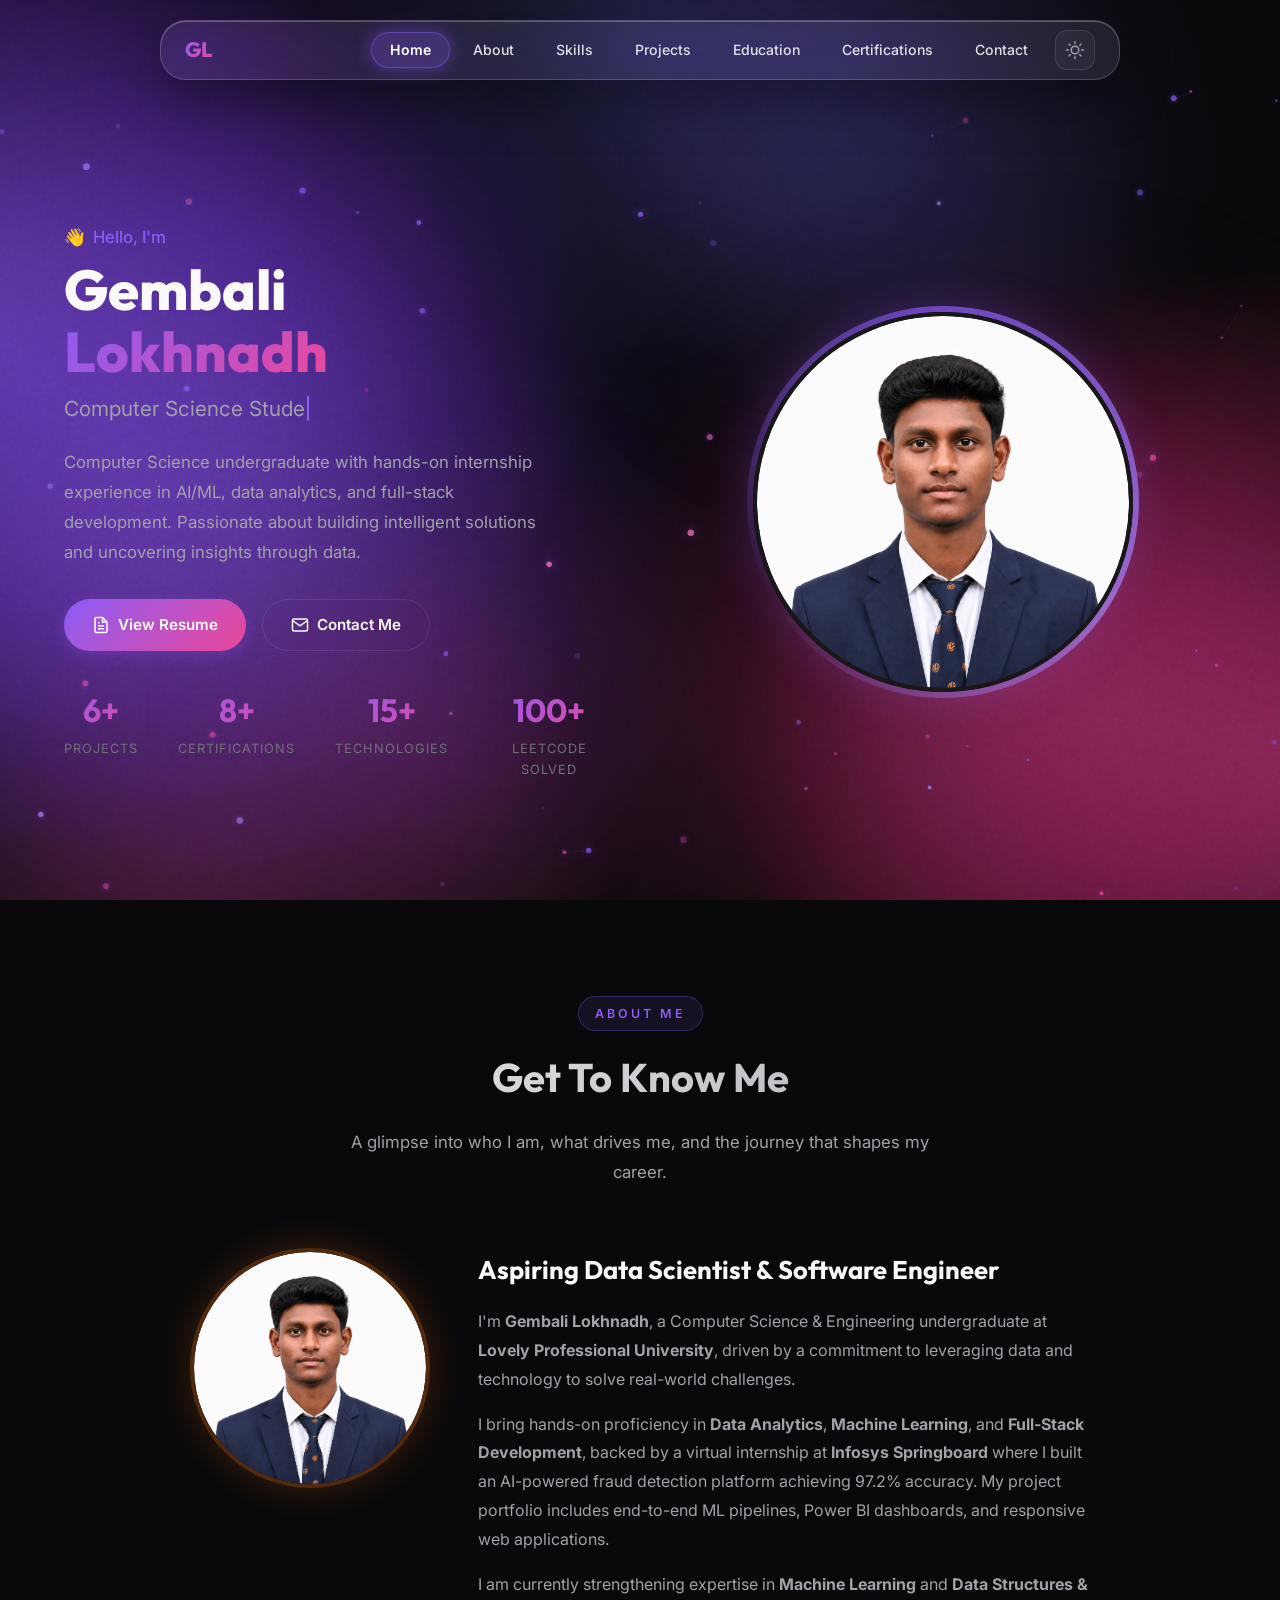
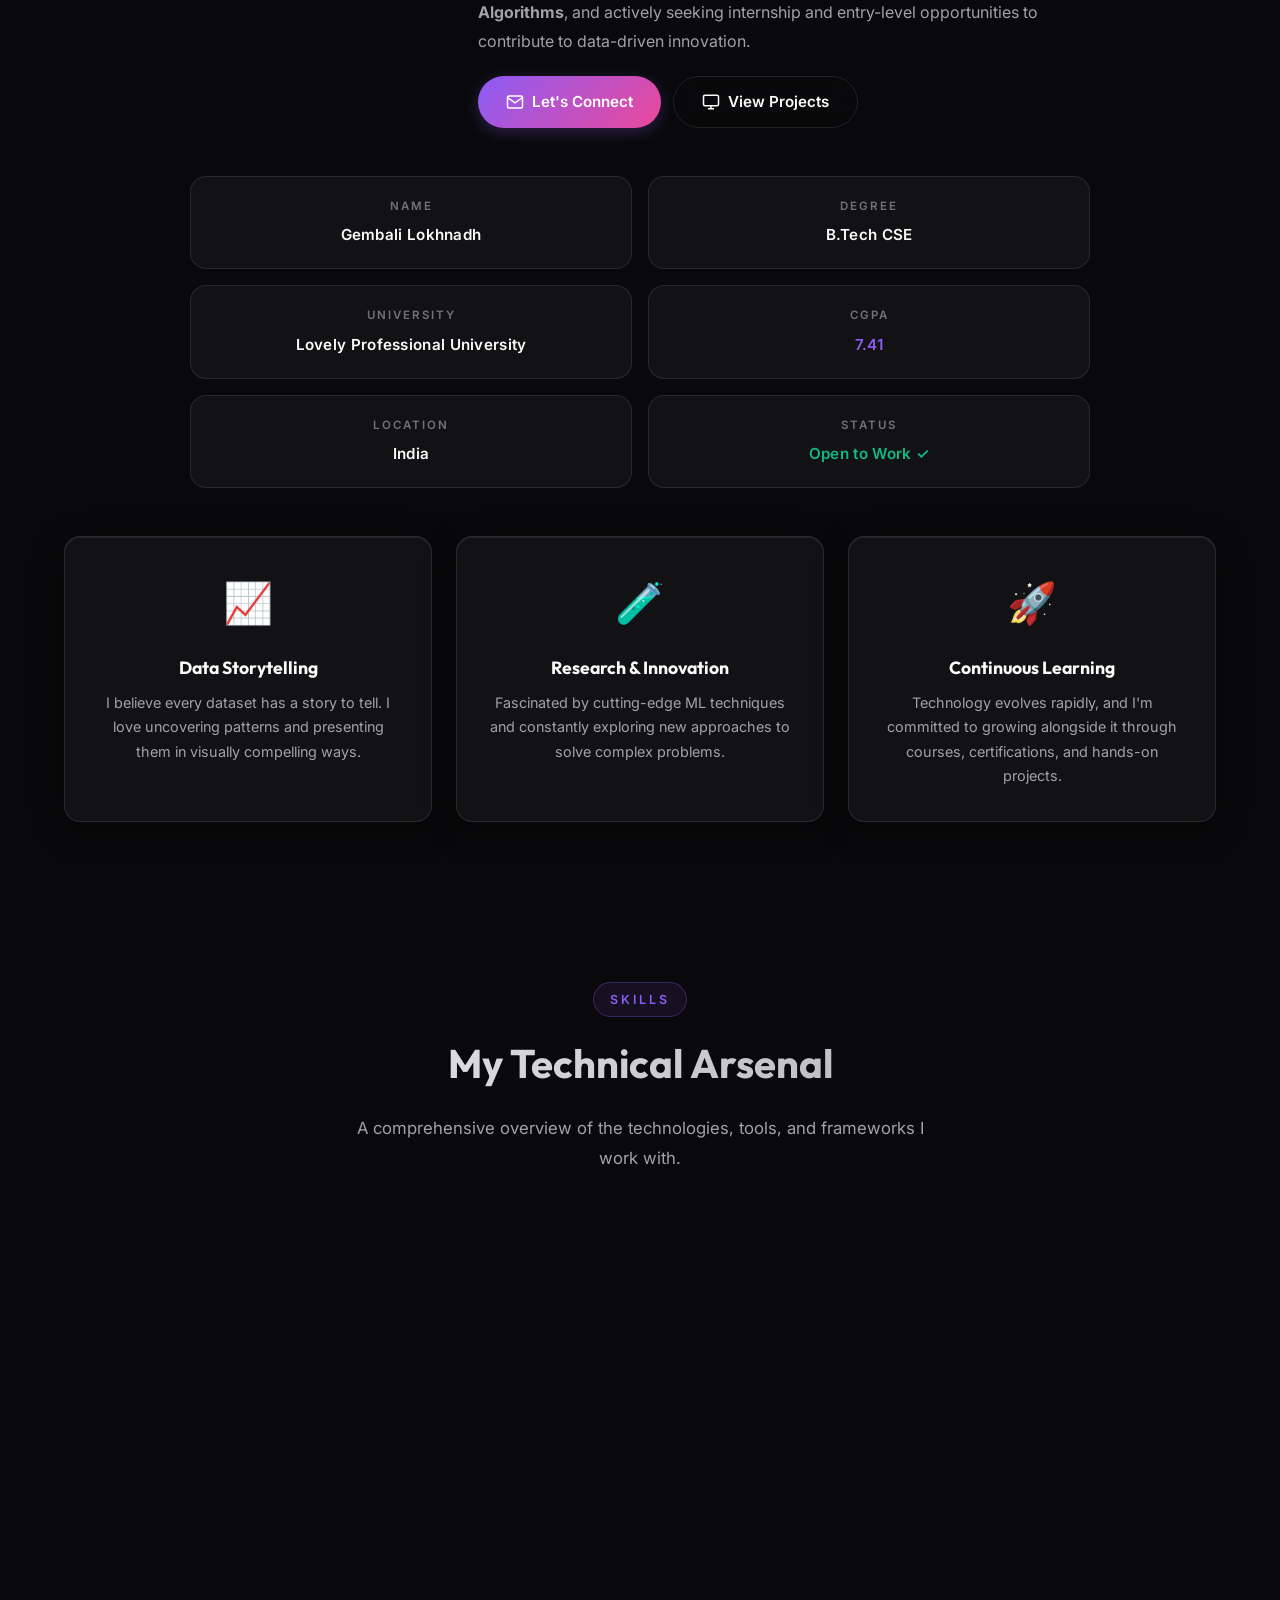
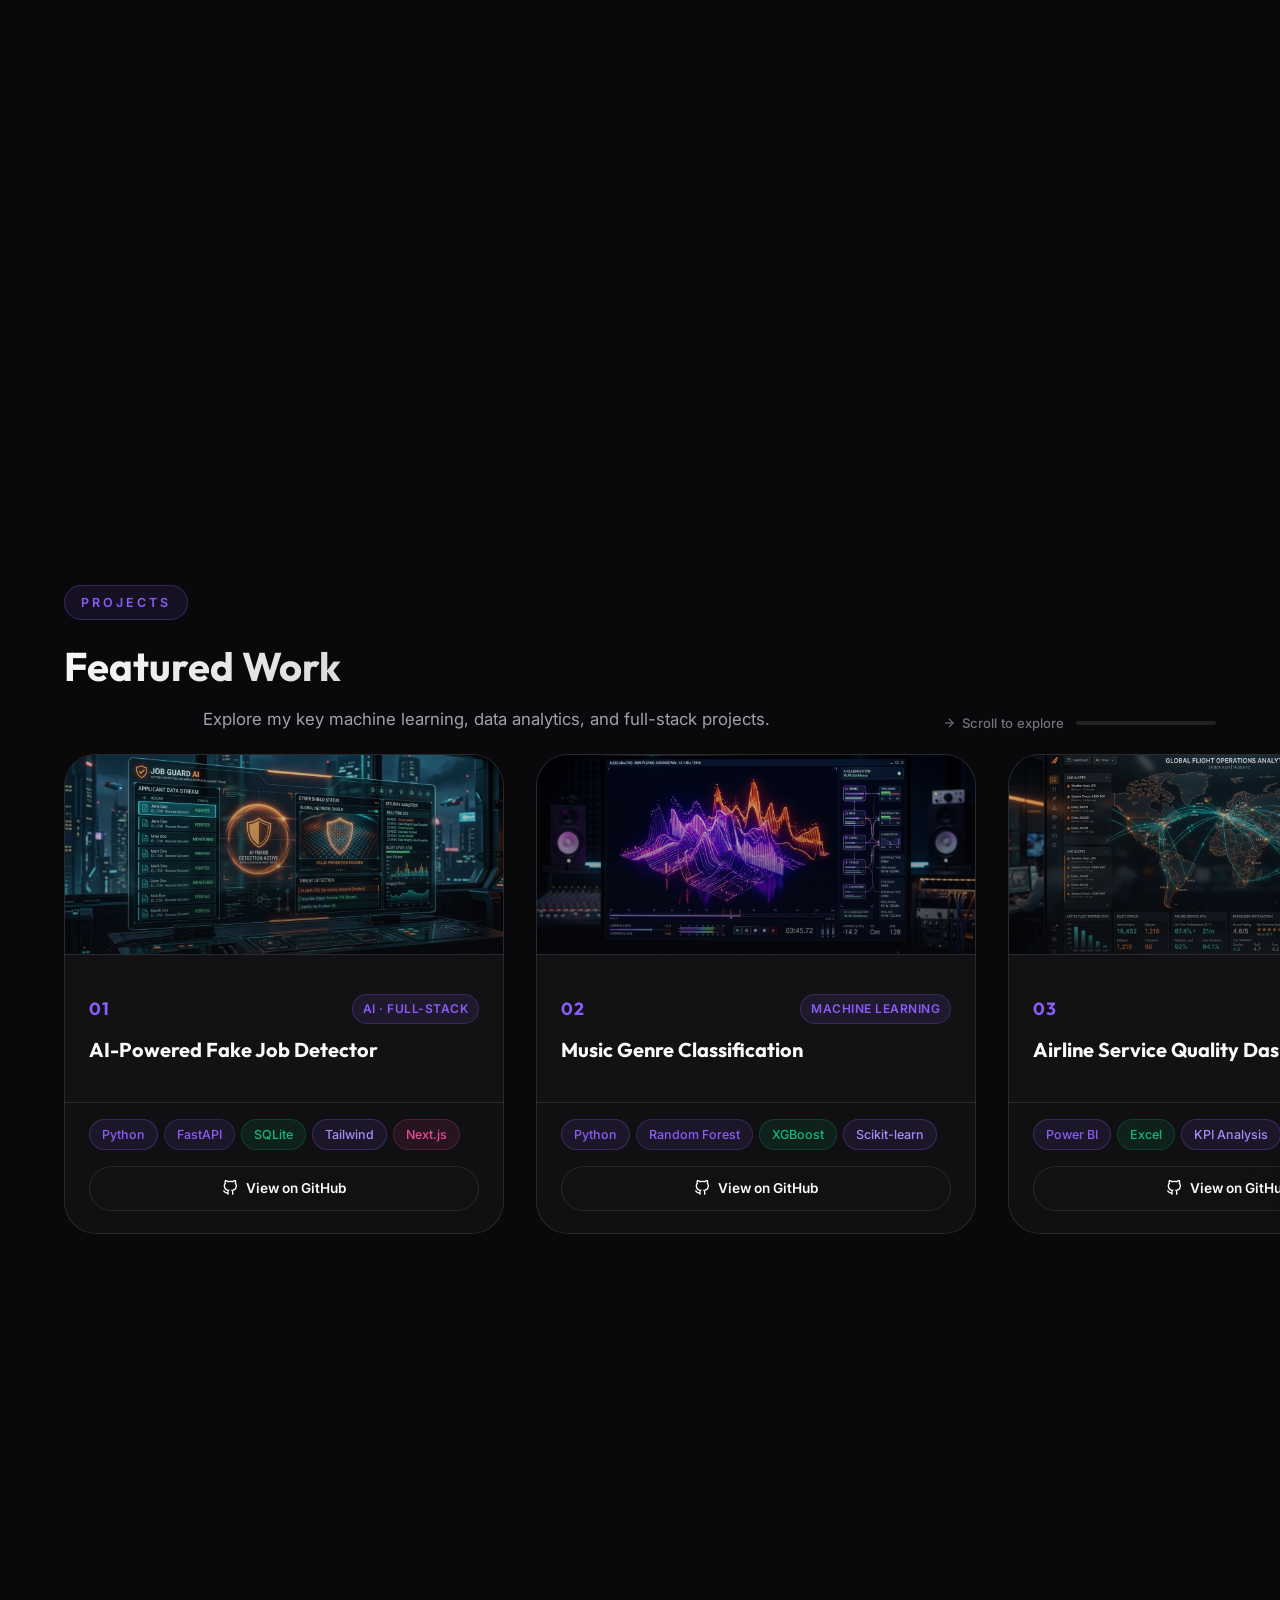
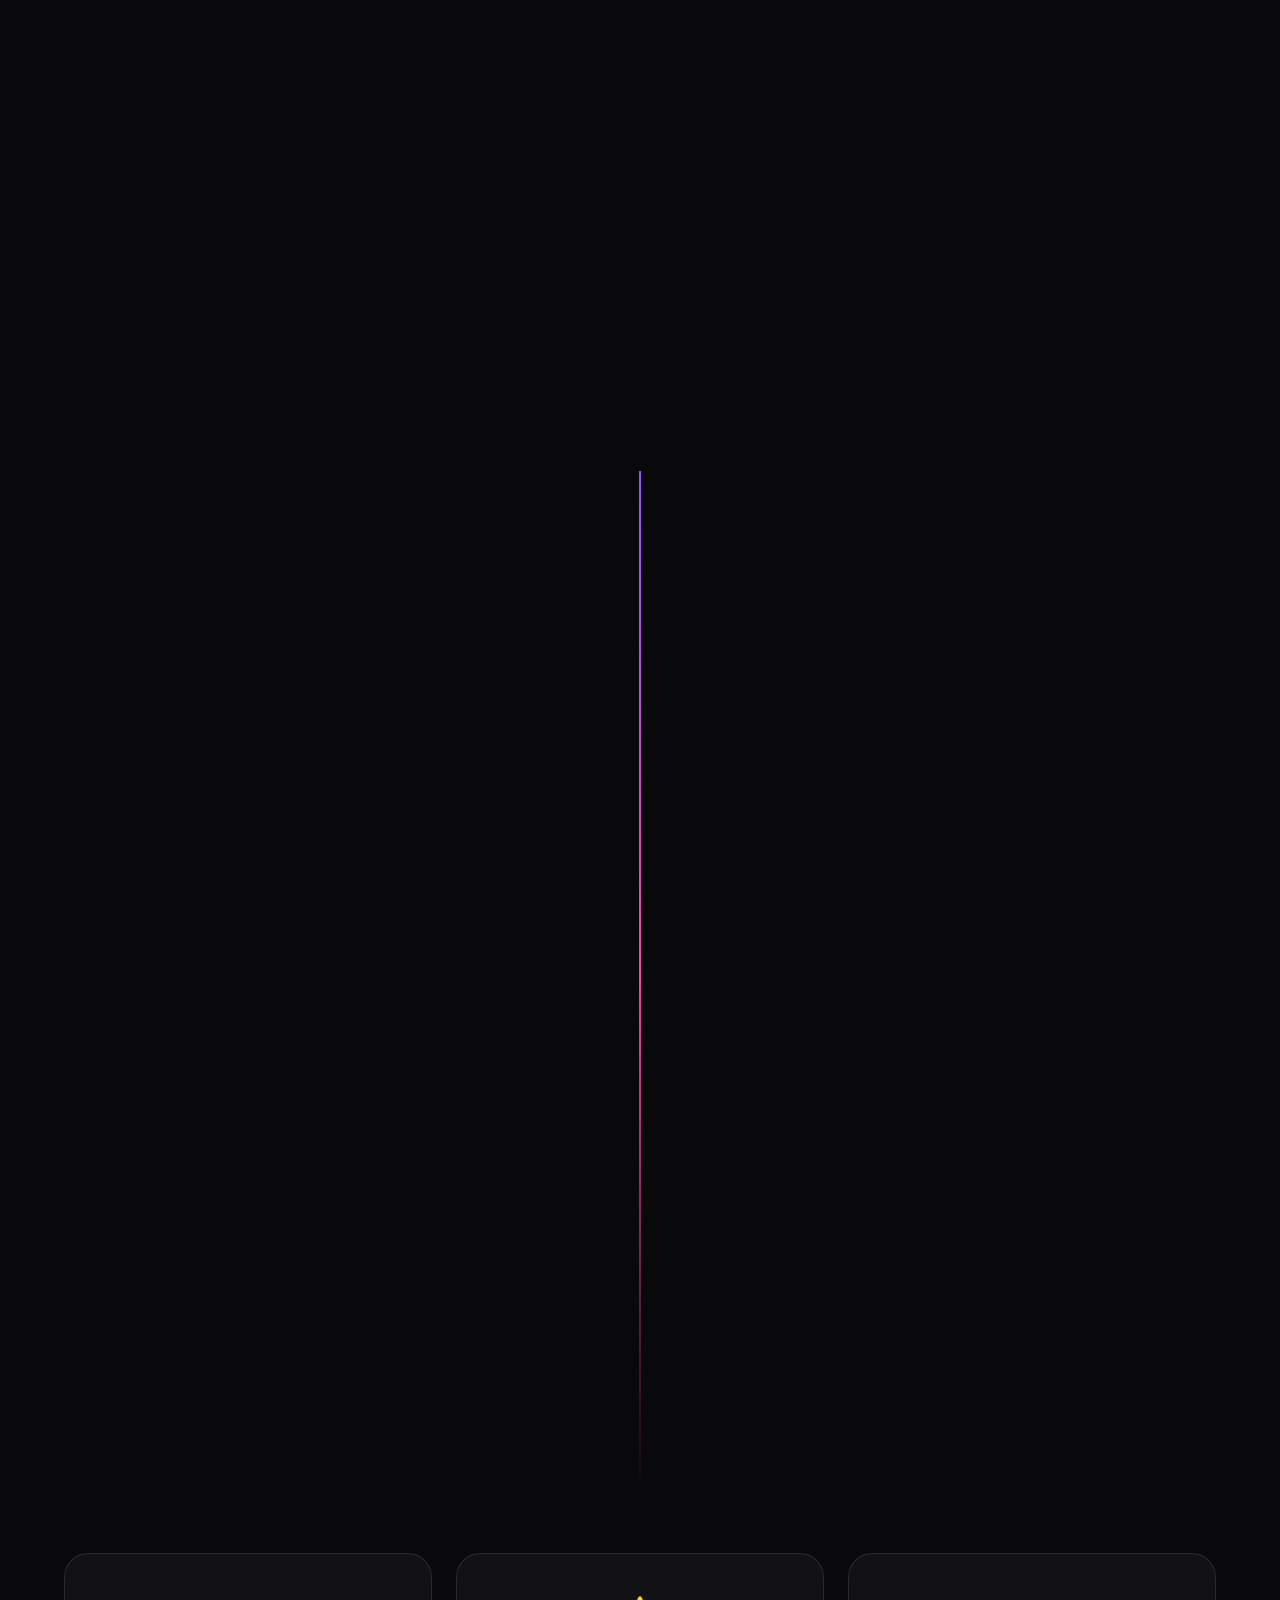
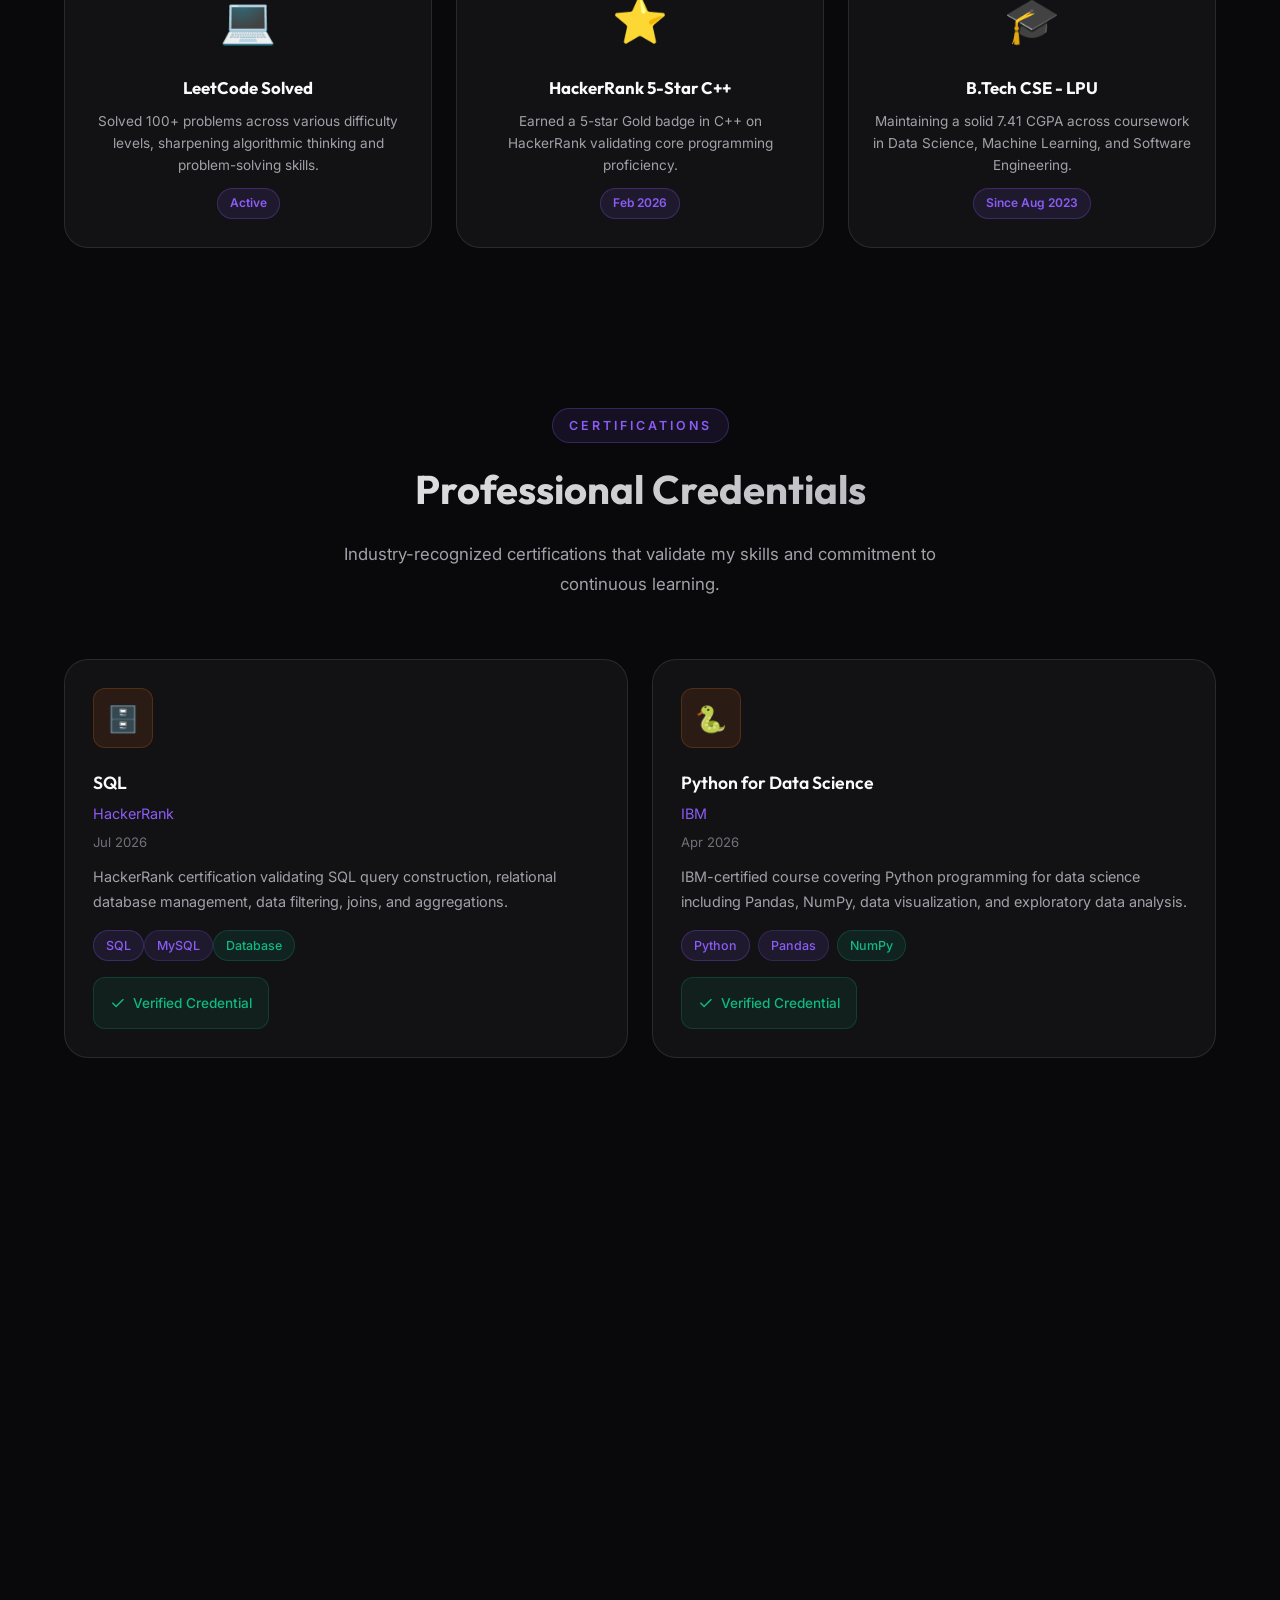
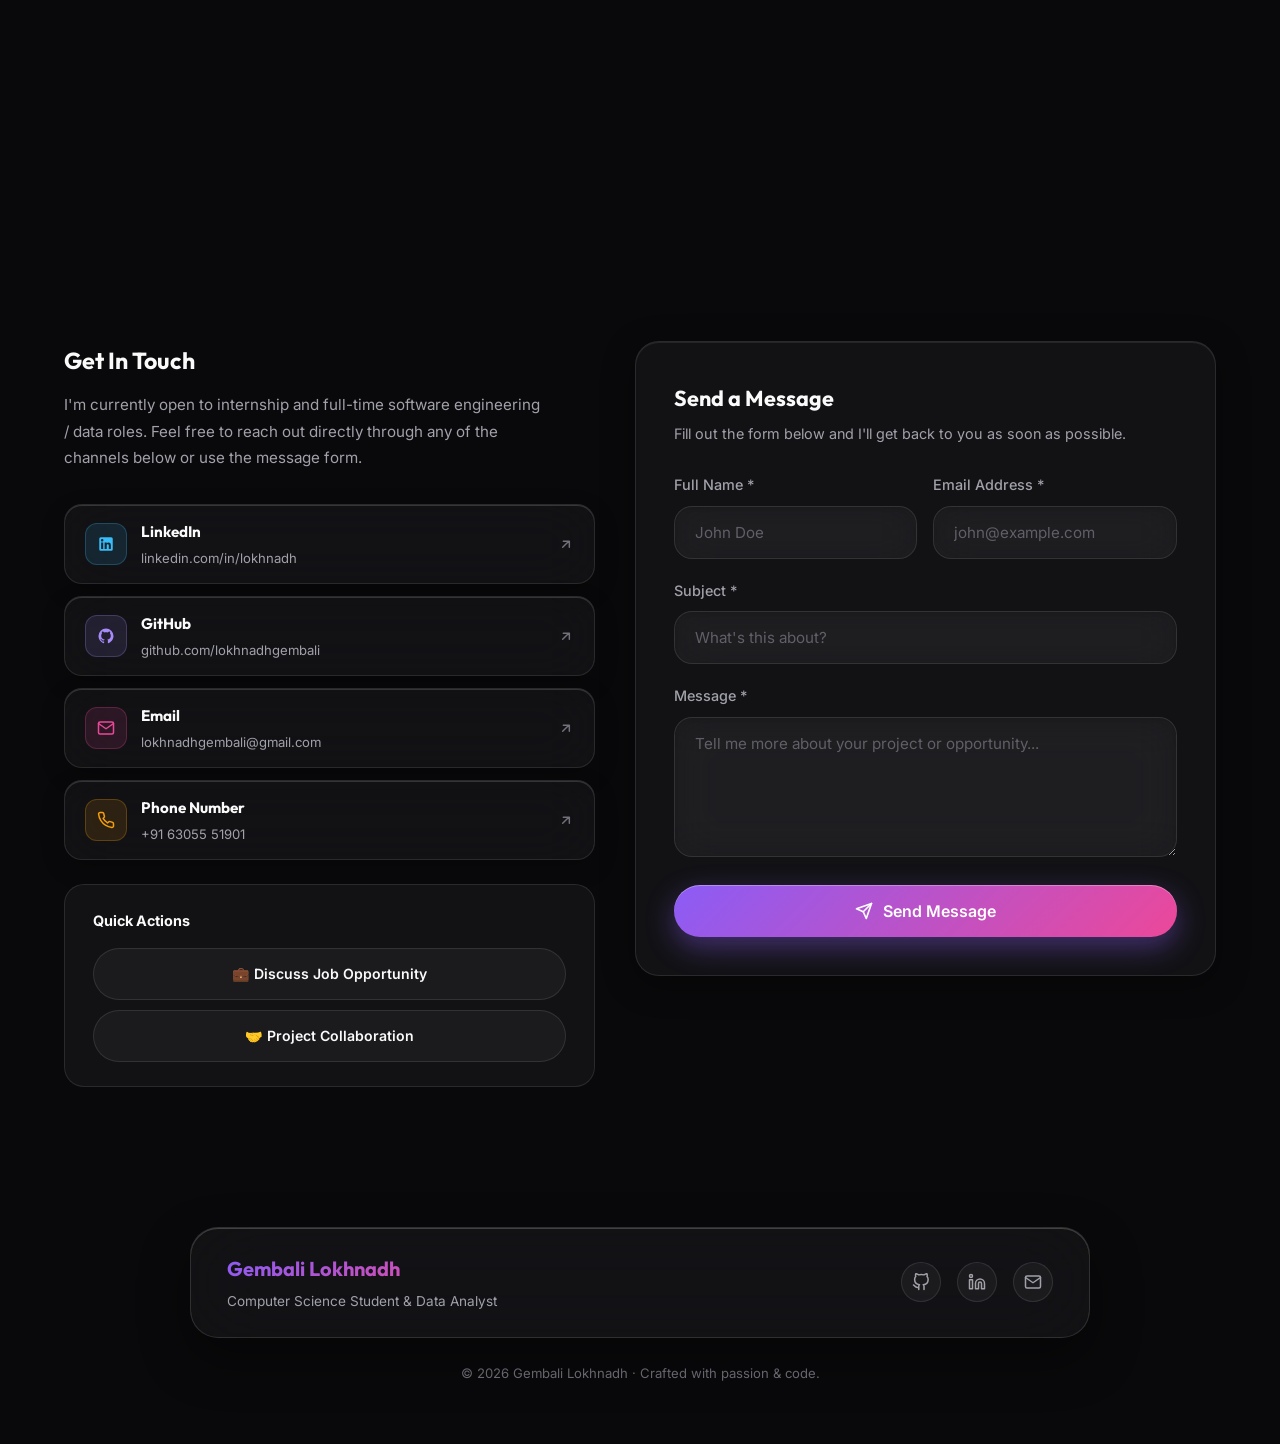
<file: index.html>
<!DOCTYPE html>
<html lang="en" data-theme="dark">

<head>
  <meta charset="UTF-8">
  <meta name="viewport" content="width=device-width, initial-scale=1.0">
  <meta name="google-site-verification" content="J3dvpMqFA-AI0NygxI-9pL8w5YgS_FynI0SS--nDIfg">
  <meta name="description"
    content="Gembali Lokhnadh - Computer Science Student, Data Analyst, ML Enthusiast & Web Developer. Explore my portfolio showcasing real-world projects, internship experience, and technical skills.">
  <title>Gembali Lokhnadh | Portfolio</title>
  <link rel="icon" type="image/svg+xml" href="favicon.svg?v=3">
  <link rel="stylesheet" href="css/style.css?v=5.1">
</head>

<body>
  <div class="page-content">

    <!-- ==================== 1. HERO ==================== -->
    <section class="hero" id="hero">
      <div id="particles" style="position:absolute;inset:0;overflow:hidden;pointer-events:none;z-index:0;"></div>
      <div class="container">
        <div class="hero-content">
          <div class="hero-text fade-in">
            <p class="hero-greeting"><span class="wave">👋</span> Hello, I'm</p>
            <h1 class="hero-name">
              Gembali<br>
              <span class="gradient-text">Lokhnadh</span>
            </h1>
            <p class="hero-role">
              <span id="typingText"></span><span class="cursor"></span>
            </p>
            <p class="hero-desc">
              Computer Science undergraduate with hands-on internship experience in AI/ML, data analytics, and full-stack development. Passionate about building intelligent solutions and uncovering insights through data.
            </p>
            <div class="hero-buttons">
              <a href="Lokhnadh_CV.pdf" target="_blank" rel="noopener noreferrer" class="btn btn-primary">
                <svg width="18" height="18" viewBox="0 0 24 24" fill="none" stroke="currentColor" stroke-width="2"><path d="M14 2H6a2 2 0 0 0-2 2v16a2 2 0 0 0 2 2h12a2 2 0 0 0 2-2V8z"/><polyline points="14 2 14 8 20 8"/><line x1="16" y1="13" x2="8" y2="13"/><line x1="16" y1="17" x2="8" y2="17"/><polyline points="10 9 9 9 8 9"/></svg>
                View Resume
              </a>
              <a href="#contact" class="btn btn-secondary">
                <svg width="18" height="18" viewBox="0 0 24 24" fill="none" stroke="currentColor" stroke-width="2"><path d="M4 4h16c1.1 0 2 .9 2 2v12c0 1.1-.9 2-2 2H4c-1.1 0-2-.9-2-2V6c0-1.1.9-2 2-2z"/><polyline points="22,6 12,13 2,6"/></svg>
                Contact Me
              </a>
            </div>
            <div class="hero-stats">
              <div class="hero-stat">
                <div class="hero-stat-number" data-count="6" data-suffix="+">0</div>
                <div class="hero-stat-label">Projects</div>
              </div>
              <div class="hero-stat">
                <div class="hero-stat-number" data-count="8" data-suffix="+">0</div>
                <div class="hero-stat-label">Certifications</div>
              </div>
              <div class="hero-stat">
                <div class="hero-stat-number" data-count="15" data-suffix="+">0</div>
                <div class="hero-stat-label">Technologies</div>
              </div>
              <div class="hero-stat">
                <div class="hero-stat-number" data-count="100" data-suffix="+">0</div>
                <div class="hero-stat-label">LeetCode Solved</div>
              </div>
            </div>
          </div>

          <div class="hero-visual fade-in delay-2">
            <div class="hero-avatar-wrap">
              <div class="hero-avatar-ring"></div>
              <div class="hero-avatar">
                <img src="assets/profile.png" alt="Gembali Lokhnadh"
                  onerror="this.style.display='none';this.nextElementSibling.style.display='flex';"
                  style="width:100%;height:100%;object-fit:cover;border-radius:50%;">
                <div class="hero-avatar-placeholder" style="display:none;">GL</div>
              </div>
            </div>
          </div>
        </div>
      </div>
    </section>

    <!-- ==================== 2. ABOUT ==================== -->
    <section id="about" style="padding: 80px 0;">
      <div class="container">
        <div class="section-header fade-in">
          <span class="section-label">About Me</span>
          <h2 class="section-title">Get To Know Me</h2>
          <p class="section-subtitle">A glimpse into who I am, what drives me, and the journey that shapes my career.</p>
        </div>

        <div style="max-width:900px;margin:0 auto;">
          <div style="display:flex;gap:48px;align-items:flex-start;margin-bottom:48px;flex-wrap:wrap;">
            <div style="flex-shrink:0;display:flex;justify-content:center;">
              <div style="position:relative;width:240px;height:240px;border-radius:50%;overflow:hidden;border:4px solid rgba(249,115,22,0.3);box-shadow:0 0 40px rgba(249,115,22,0.2);flex-shrink:0;">
                <img src="assets/profile.png" alt="Gembali Lokhnadh"
                  onerror="this.style.display='none';this.nextElementSibling.style.display='flex';"
                  style="width:100%;height:100%;object-fit:cover;border-radius:50%;">
                <div style="display:none;width:100%;height:100%;align-items:center;justify-content:center;background:linear-gradient(135deg,rgba(249,115,22,0.2),rgba(251,146,60,0.1));font-size:5rem;font-family:var(--font-heading);font-weight:800;color:var(--accent);">
                  GL
                </div>
              </div>
            </div>

            <div class="about-text fade-in" style="flex:1;min-width:260px;">
              <h3>Aspiring Data Scientist &amp; Software Engineer</h3>
              <p>
                I'm <strong>Gembali Lokhnadh</strong>, a Computer Science &amp; Engineering undergraduate at
                <strong>Lovely Professional University</strong>, driven by a commitment to leveraging data
                and technology to solve real-world challenges.
              </p>
              <p>
                I bring hands-on proficiency in <strong>Data Analytics</strong>, <strong>Machine
                  Learning</strong>, and <strong>Full-Stack Development</strong>, backed by a virtual internship at
                <strong>Infosys Springboard</strong> where I built an AI-powered fraud detection platform achieving
                97.2% accuracy. My project portfolio includes end-to-end ML pipelines, Power BI dashboards, and responsive web applications.
              </p>
              <p>
                I am currently strengthening expertise in <strong>Machine Learning</strong> and
                <strong>Data Structures &amp; Algorithms</strong>, and actively seeking internship
                and entry-level opportunities to contribute to data-driven innovation.
              </p>
              <div style="display:flex;gap:12px;flex-wrap:wrap;margin-top:20px;">
                <a href="#contact" class="btn btn-primary">
                  <svg width="18" height="18" viewBox="0 0 24 24" fill="none" stroke="currentColor" stroke-width="2"><path d="M4 4h16c1.1 0 2 .9 2 2v12c0 1.1-.9 2-2 2H4c-1.1 0-2-.9-2-2V6c0-1.1.9-2 2-2z"/><polyline points="22,6 12,13 2,6"/></svg>
                  Let's Connect
                </a>
                <a href="#projects" class="btn btn-secondary">
                  <svg width="18" height="18" viewBox="0 0 24 24" fill="none" stroke="currentColor" stroke-width="2"><rect x="2" y="3" width="20" height="14" rx="2"/><line x1="8" y1="21" x2="16" y2="21"/><line x1="12" y1="17" x2="12" y2="21"/></svg>
                  View Projects
                </a>
              </div>
            </div>
          </div>

          <!-- Details Grid -->
          <div class="about-details-grid fade-in">
            <div class="about-detail-item">
              <div class="detail-label">Name</div>
              <div class="detail-value">Gembali Lokhnadh</div>
            </div>
            <div class="about-detail-item">
              <div class="detail-label">Degree</div>
              <div class="detail-value">B.Tech CSE</div>
            </div>
            <div class="about-detail-item">
              <div class="detail-label">University</div>
              <div class="detail-value">Lovely Professional University</div>
            </div>
            <div class="about-detail-item">
              <div class="detail-label">CGPA</div>
              <div class="detail-value" style="color:var(--accent);">7.41</div>
            </div>
            <div class="about-detail-item">
              <div class="detail-label">Location</div>
              <div class="detail-value">India</div>
            </div>
            <div class="about-detail-item">
              <div class="detail-label">Status</div>
              <div class="detail-value" style="color:var(--accent-green);">Open to Work ✓</div>
            </div>
          </div>
        </div>

        <!-- Passion & Interests -->
        <div style="margin-top: 48px;">
          <div class="grid-3 fade-in">
            <div class="card" style="text-align:center;">
              <div style="font-size:2.5rem;margin-bottom:16px;">📈</div>
              <h3 style="font-family:var(--font-heading);font-size:1.1rem;margin-bottom:8px;">Data Storytelling</h3>
              <p style="font-size:0.9rem;color:var(--text-secondary);">I believe every dataset has a story to tell. I love uncovering patterns and presenting them in visually compelling ways.</p>
            </div>
            <div class="card" style="text-align:center;">
              <div style="font-size:2.5rem;margin-bottom:16px;">🧪</div>
              <h3 style="font-family:var(--font-heading);font-size:1.1rem;margin-bottom:8px;">Research &amp; Innovation</h3>
              <p style="font-size:0.9rem;color:var(--text-secondary);">Fascinated by cutting-edge ML techniques and constantly exploring new approaches to solve complex problems.</p>
            </div>
            <div class="card" style="text-align:center;">
              <div style="font-size:2.5rem;margin-bottom:16px;">🚀</div>
              <h3 style="font-family:var(--font-heading);font-size:1.1rem;margin-bottom:8px;">Continuous Learning</h3>
              <p style="font-size:0.9rem;color:var(--text-secondary);">Technology evolves rapidly, and I'm committed to growing alongside it through courses, certifications, and hands-on projects.</p>
            </div>
          </div>
        </div>
      </div>
    </section>

    <!-- ==================== 3. SKILLS ==================== -->
    <section id="skills" style="padding: 80px 0;">
      <div class="container">
        <div class="section-header fade-in">
          <span class="section-label">Skills</span>
          <h2 class="section-title">My Technical Arsenal</h2>
          <p class="section-subtitle">A comprehensive overview of the technologies, tools, and frameworks I work with.</p>
        </div>

        <!-- Languages -->
        <div class="skill-category fade-in">
          <h3 class="skill-category-title">
            <span class="skill-category-icon">💻</span> Programming Languages
          </h3>
          <p class="skill-category-desc">Core languages I use for software development, data manipulation, and algorithms</p>
          <div class="grid-2" style="gap:20px;">
            <div class="card" style="padding:24px;">
              <div class="progress-container">
                <div class="progress-header">
                  <span class="progress-label">🚀 C++</span>
                  <span class="progress-value">85%</span>
                </div>
                <div class="progress-bar">
                  <div class="progress-fill" data-width="85"></div>
                </div>
              </div>
            </div>
            <div class="card" style="padding:24px;">
              <div class="progress-container">
                <div class="progress-header">
                  <span class="progress-label">🐍 Python</span>
                  <span class="progress-value">90%</span>
                </div>
                <div class="progress-bar">
                  <div class="progress-fill" data-width="90"></div>
                </div>
              </div>
            </div>
          </div>
        </div>

        <!-- Frameworks & Libraries -->
        <div class="skill-category fade-in">
          <h3 class="skill-category-title">
            <span class="skill-category-icon">📦</span> Frameworks &amp; Libraries
          </h3>
          <p class="skill-category-desc">Frameworks and libraries I use for web development, data analysis, and machine learning</p>
          <div class="skills-tags-grid">
            <div class="skill-tag-item"><span class="skill-dot" style="background:var(--accent);"></span> HTML</div>
            <div class="skill-tag-item"><span class="skill-dot" style="background:#8b5cf6;"></span> CSS</div>
            <div class="skill-tag-item"><span class="skill-dot" style="background:var(--accent-green);"></span> NumPy</div>
            <div class="skill-tag-item"><span class="skill-dot" style="background:var(--accent);"></span> Pandas</div>
            <div class="skill-tag-item"><span class="skill-dot" style="background:#ec4899;"></span> Matplotlib</div>
            <div class="skill-tag-item"><span class="skill-dot" style="background:var(--accent-light);"></span> Seaborn</div>
            <div class="skill-tag-item"><span class="skill-dot" style="background:#8b5cf6;"></span> Scikit-learn</div>
            <div class="skill-tag-item"><span class="skill-dot" style="background:var(--accent-green);"></span> TensorFlow</div>
            <div class="skill-tag-item"><span class="skill-dot" style="background:var(--accent);"></span> Next.js</div>
            <div class="skill-tag-item"><span class="skill-dot" style="background:#ec4899;"></span> React</div>
            <div class="skill-tag-item"><span class="skill-dot" style="background:var(--accent-green);"></span> Flask</div>
            <div class="skill-tag-item"><span class="skill-dot" style="background:var(--accent);"></span> Tailwind CSS</div>
          </div>
        </div>

        <!-- Tools / Platforms -->
        <div class="skill-category fade-in">
          <h3 class="skill-category-title">
            <span class="skill-category-icon">🛠️</span> Tools &amp; Databases
          </h3>
          <p class="skill-category-desc">Tools and databases I use for data management, version control, and development</p>
          <div class="skills-tags-grid">
            <div class="skill-tag-item"><span class="skill-dot" style="background:var(--accent);"></span> MySQL</div>
            <div class="skill-tag-item"><span class="skill-dot" style="background:var(--accent-green);"></span> Microsoft Excel</div>
            <div class="skill-tag-item"><span class="skill-dot" style="background:var(--accent);"></span> Power BI</div>
            <div class="skill-tag-item"><span class="skill-dot" style="background:#8b5cf6;"></span> Git</div>
            <div class="skill-tag-item"><span class="skill-dot" style="background:#ec4899;"></span> GitHub</div>
            <div class="skill-tag-item"><span class="skill-dot" style="background:var(--accent);"></span> VS Code</div>
            <div class="skill-tag-item"><span class="skill-dot" style="background:var(--accent-green);"></span> Jupyter Notebook</div>
            <div class="skill-tag-item"><span class="skill-dot" style="background:#8b5cf6;"></span> SQLAlchemy</div>
            <div class="skill-tag-item"><span class="skill-dot" style="background:#8b5cf6;"></span> SQLite</div>
            <div class="skill-tag-item"><span class="skill-dot" style="background:var(--accent);"></span> FastAPI</div>
          </div>
        </div>


      </div>
    </section>

    <!-- ==================== 4. PROJECTS (HORIZONTAL SCROLL ON SCROLL) ==================== -->
    <section id="projects" class="projects-scroll-section">
      <div class="projects-scroll-container" id="projectsScrollContainer">
        <div class="projects-sticky-wrapper">
          <div class="projects-sticky-header">
            <div class="projects-header-left">
              <span class="section-label">Projects</span>
              <h2 class="section-title" style="margin-bottom:4px;">Featured Work</h2>
              <p class="section-subtitle" style="margin-bottom:0;">Explore my key machine learning, data analytics, and full-stack projects.</p>
            </div>
            <div class="projects-scroll-indicator">
              <span class="projects-scroll-indicator-text">
                <svg width="14" height="14" viewBox="0 0 24 24" fill="none" stroke="currentColor" stroke-width="2"><path d="M5 12h14"/><path d="m12 5 7 7-7 7"/></svg>
                Scroll to explore
              </span>
              <div class="projects-scroll-progress-bar">
                <div class="projects-scroll-progress-fill" id="projectsScrollProgress"></div>
              </div>
            </div>
          </div>

          <div class="projects-gallery" id="projectsGallery">

            <!-- Card 01: Fake Job Detector -->
            <div class="project-gallery-item">
              <div class="project-item-image-wrap">
                <img src="assets/projects/fake_job_detector.jpg" alt="AI-Powered Fake Job Detector" class="project-item-img" loading="lazy">
                <div class="project-item-image-overlay"></div>
              </div>
              <div class="project-item-top">
                <div class="project-item-badge-row">
                  <span class="project-item-number">01</span>
                  <span class="project-item-category">AI · Full-Stack</span>
                </div>
                <h3 class="project-item-title">AI-Powered Fake Job Detector</h3>
              </div>
              <div class="project-item-bottom">
                <div class="project-item-tags">
                  <span class="tag">Python</span>
                  <span class="tag tag-purple">FastAPI</span>
                  <span class="tag tag-green">SQLite</span>
                  <span class="tag tag-orange">Tailwind</span>
                  <span class="tag tag-pink">Next.js</span>
                </div>
                <a href="https://github.com/lokhnadhgembali/Fake_Job_Detection" target="_blank" class="btn btn-secondary" style="width:100%;justify-content:center;padding:10px 16px;font-size:0.85rem;">
                  <svg width="16" height="16" viewBox="0 0 24 24" fill="none" stroke="currentColor" stroke-width="2"><path d="M9 19c-5 1.5-5-2.5-7-3m14 6v-3.87a3.37 3.37 0 0 0-.94-2.61c3.14-.35 6.44-1.54 6.44-7A5.44 5.44 0 0 0 20 4.77 5.07 5.07 0 0 0 19.91 1S18.73.65 16 2.48a13.38 13.38 0 0 0-7 0C6.27.65 5.09 1 5.09 1A5.07 5.07 0 0 0 5 4.77a5.44 5.44 0 0 0-1.5 3.78c0 5.42 3.3 6.61 6.44 7A3.37 3.37 0 0 0 9 18.13V22"/></svg>
                  View on GitHub
                </a>
              </div>
            </div>

            <!-- Card 02: Music Genre Classification -->
            <div class="project-gallery-item">
              <div class="project-item-image-wrap">
                <img src="assets/projects/music_genre.jpg" alt="Music Genre Classification" class="project-item-img" loading="lazy">
                <div class="project-item-image-overlay"></div>
              </div>
              <div class="project-item-top">
                <div class="project-item-badge-row">
                  <span class="project-item-number">02</span>
                  <span class="project-item-category">Machine Learning</span>
                </div>
                <h3 class="project-item-title">Music Genre Classification</h3>
              </div>
              <div class="project-item-bottom">
                <div class="project-item-tags">
                  <span class="tag">Python</span>
                  <span class="tag tag-purple">Random Forest</span>
                  <span class="tag tag-green">XGBoost</span>
                  <span class="tag tag-orange">Scikit-learn</span>
                </div>
                <a href="https://github.com/lokhnadhgembali/Music-Genre-Classification" target="_blank" class="btn btn-secondary" style="width:100%;justify-content:center;padding:10px 16px;font-size:0.85rem;">
                  <svg width="16" height="16" viewBox="0 0 24 24" fill="none" stroke="currentColor" stroke-width="2"><path d="M9 19c-5 1.5-5-2.5-7-3m14 6v-3.87a3.37 3.37 0 0 0-.94-2.61c3.14-.35 6.44-1.54 6.44-7A5.44 5.44 0 0 0 20 4.77 5.07 5.07 0 0 0 19.91 1S18.73.65 16 2.48a13.38 13.38 0 0 0-7 0C6.27.65 5.09 1 5.09 1A5.07 5.07 0 0 0 5 4.77a5.44 5.44 0 0 0-1.5 3.78c0 5.42 3.3 6.61 6.44 7A3.37 3.37 0 0 0 9 18.13V22"/></svg>
                  View on GitHub
                </a>
              </div>
            </div>

            <!-- Card 03: Airline Service Quality Analysis -->
            <div class="project-gallery-item">
              <div class="project-item-image-wrap">
                <img src="assets/projects/airline_analytics.jpg" alt="Airline Service Quality Dashboard" class="project-item-img" loading="lazy">
                <div class="project-item-image-overlay"></div>
              </div>
              <div class="project-item-top">
                <div class="project-item-badge-row">
                  <span class="project-item-number">03</span>
                  <span class="project-item-category">Data Analytics</span>
                </div>
                <h3 class="project-item-title">Airline Service Quality Dashboard</h3>
              </div>
              <div class="project-item-bottom">
                <div class="project-item-tags">
                  <span class="tag">Power BI</span>
                  <span class="tag tag-green">Excel</span>
                  <span class="tag tag-orange">KPI Analysis</span>
                  <span class="tag tag-purple">DAX</span>
                </div>
                <a href="https://github.com/lokhnadhgembali/Airline-Service-Quality-analysis-Dashboard" target="_blank" class="btn btn-secondary" style="width:100%;justify-content:center;padding:10px 16px;font-size:0.85rem;">
                  <svg width="16" height="16" viewBox="0 0 24 24" fill="none" stroke="currentColor" stroke-width="2"><path d="M9 19c-5 1.5-5-2.5-7-3m14 6v-3.87a3.37 3.37 0 0 0-.94-2.61c3.14-.35 6.44-1.54 6.44-7A5.44 5.44 0 0 0 20 4.77 5.07 5.07 0 0 0 19.91 1S18.73.65 16 2.48a13.38 13.38 0 0 0-7 0C6.27.65 5.09 1 5.09 1A5.07 5.07 0 0 0 5 4.77a5.44 5.44 0 0 0-1.5 3.78c0 5.42 3.3 6.61 6.44 7A3.37 3.37 0 0 0 9 18.13V22"/></svg>
                  View on GitHub
                </a>
              </div>
            </div>

            <!-- Card 04: Avocado Ripeness Analysis -->
            <div class="project-gallery-item">
              <div class="project-item-image-wrap">
                <img src="assets/projects/avocado_ripeness.jpg" alt="Avocado Ripeness Analysis" class="project-item-img" loading="lazy">
                <div class="project-item-image-overlay"></div>
              </div>
              <div class="project-item-top">
                <div class="project-item-badge-row">
                  <span class="project-item-number">04</span>
                  <span class="project-item-category">Computer Vision</span>
                </div>
                <h3 class="project-item-title">Avocado Ripeness Analysis</h3>
              </div>
              <div class="project-item-bottom">
                <div class="project-item-tags">
                  <span class="tag">Python</span>
                  <span class="tag tag-purple">OpenCV</span>
                  <span class="tag tag-green">Image Processing</span>
                  <span class="tag tag-orange">ML</span>
                </div>
                <a href="https://github.com/lokhnadhgembali/Avacado-Ripeness-Analysis" target="_blank" class="btn btn-secondary" style="width:100%;justify-content:center;padding:10px 16px;font-size:0.85rem;">
                  <svg width="16" height="16" viewBox="0 0 24 24" fill="none" stroke="currentColor" stroke-width="2"><path d="M9 19c-5 1.5-5-2.5-7-3m14 6v-3.87a3.37 3.37 0 0 0-.94-2.61c3.14-.35 6.44-1.54 6.44-7A5.44 5.44 0 0 0 20 4.77 5.07 5.07 0 0 0 19.91 1S18.73.65 16 2.48a13.38 13.38 0 0 0-7 0C6.27.65 5.09 1 5.09 1A5.07 5.07 0 0 0 5 4.77a5.44 5.44 0 0 0-1.5 3.78c0 5.42 3.3 6.61 6.44 7A3.37 3.37 0 0 0 9 18.13V22"/></svg>
                  View on GitHub
                </a>
              </div>
            </div>

            <!-- Card 05: AI-Powered Food Waste Tracker -->
            <div class="project-gallery-item">
              <div class="project-item-image-wrap">
                <img src="assets/projects/food_waste_tracker.jpg" alt="AI Food Waste Tracker" class="project-item-img" loading="lazy">
                <div class="project-item-image-overlay"></div>
              </div>
              <div class="project-item-top">
                <div class="project-item-badge-row">
                  <span class="project-item-number">05</span>
                  <span class="project-item-category">AI · Web App</span>
                </div>
                <h3 class="project-item-title">AI Food Waste Tracker</h3>
              </div>
              <div class="project-item-bottom">
                <div class="project-item-tags">
                  <span class="tag">HTML</span>
                  <span class="tag tag-purple">CSS</span>
                  <span class="tag tag-green">JavaScript</span>
                  <span class="tag tag-orange">AI</span>
                </div>
                <a href="https://github.com/lokhnadhgembali/Food-Waste-Tracker-AI-Powered-Chat-Bot" target="_blank" class="btn btn-secondary" style="width:100%;justify-content:center;padding:10px 16px;font-size:0.85rem;">
                  <svg width="16" height="16" viewBox="0 0 24 24" fill="none" stroke="currentColor" stroke-width="2"><path d="M9 19c-5 1.5-5-2.5-7-3m14 6v-3.87a3.37 3.37 0 0 0-.94-2.61c3.14-.35 6.44-1.54 6.44-7A5.44 5.44 0 0 0 20 4.77 5.07 5.07 0 0 0 19.91 1S18.73.65 16 2.48a13.38 13.38 0 0 0-7 0C6.27.65 5.09 1 5.09 1A5.07 5.07 0 0 0 5 4.77a5.44 5.44 0 0 0-1.5 3.78c0 5.42 3.3 6.61 6.44 7A3.37 3.37 0 0 0 9 18.13V22"/></svg>
                  View on GitHub
                </a>
              </div>
            </div>

            <!-- Card 06: Student Performance Analysis -->
            <div class="project-gallery-item">
              <div class="project-item-image-wrap">
                <img src="assets/projects/student_performance.jpg" alt="Student Performance Analysis" class="project-item-img" loading="lazy">
                <div class="project-item-image-overlay"></div>
              </div>
              <div class="project-item-top">
                <div class="project-item-badge-row">
                  <span class="project-item-number">06</span>
                  <span class="project-item-category">Data Science</span>
                </div>
                <h3 class="project-item-title">Student Performance Analysis</h3>
              </div>
              <div class="project-item-bottom">
                <div class="project-item-tags">
                  <span class="tag">Python</span>
                  <span class="tag tag-purple">Pandas</span>
                  <span class="tag tag-green">NumPy</span>
                  <span class="tag tag-orange">Matplotlib</span>
                  <span class="tag tag-pink">Seaborn</span>
                </div>
                <a href="https://github.com/lokhnadhgembali/Student-performance" target="_blank" class="btn btn-secondary" style="width:100%;justify-content:center;padding:10px 16px;font-size:0.85rem;">
                  <svg width="16" height="16" viewBox="0 0 24 24" fill="none" stroke="currentColor" stroke-width="2"><path d="M9 19c-5 1.5-5-2.5-7-3m14 6v-3.87a3.37 3.37 0 0 0-.94-2.61c3.14-.35 6.44-1.54 6.44-7A5.44 5.44 0 0 0 20 4.77 5.07 5.07 0 0 0 19.91 1S18.73.65 16 2.48a13.38 13.38 0 0 0-7 0C6.27.65 5.09 1 5.09 1A5.07 5.07 0 0 0 5 4.77a5.44 5.44 0 0 0-1.5 3.78c0 5.42 3.3 6.61 6.44 7A3.37 3.37 0 0 0 9 18.13V22"/></svg>
                  View on GitHub
                </a>
              </div>
            </div>

          </div>
        </div>
      </div>
    </section>

    <!-- ==================== 5. EDUCATION ==================== -->
    <section id="education" style="padding: 80px 0;">
      <div class="container">
        <div class="section-header fade-in">
          <span class="section-label">Education</span>
          <h2 class="section-title">Academic Journey</h2>
          <p class="section-subtitle">My educational background and academic qualifications that shaped my technical foundation.</p>
        </div>

        <div class="exp-timeline">
          <!-- Education: LPU -->
          <div class="exp-item fade-in">
            <div class="exp-dot">🎓</div>
            <div class="exp-card">
              <div class="exp-header">
                <span class="exp-role">Bachelor of Technology - Computer Science &amp; Engineering</span>
                <span class="exp-company">Lovely Professional University · Phagwara, Punjab</span>
                <span class="exp-period">Since Aug' 23</span>
              </div>
              <p class="exp-desc">
                Focusing on Data Science, Machine Learning, and Full-Stack Web Development. Maintaining a strong academic performance with a <strong>CGPA of 7.41</strong>.
              </p>
              <div class="exp-tech">
                <span class="tag">CGPA: 7.41</span>
                <span class="tag tag-purple">Data Structures</span>
                <span class="tag tag-green">Machine Learning</span>
                <span class="tag tag-orange">DBMS</span>
              </div>
            </div>
          </div>

          <!-- Education: Intermediate -->
          <div class="exp-item fade-in delay-1">
            <div class="exp-dot">📚</div>
            <div class="exp-card">
              <div class="exp-header">
                <span class="exp-role">Intermediate (Class XII) - MPC</span>
                <span class="exp-company">Sri Chaitanya Junior College · Vishakhapatnam, Andhra Pradesh</span>
                <span class="exp-period">Jun' 21 – May' 22</span>
              </div>
              <p class="exp-desc">
                Completed higher secondary education in MPC with an aggregate score of <strong>84.6%</strong>.
              </p>
              <div class="exp-tech">
                <span class="tag">84.6%</span>
                <span class="tag tag-purple">Mathematics</span>
                <span class="tag tag-green">Physics</span>
                <span class="tag tag-orange">Chemistry</span>
              </div>
            </div>
          </div>

          <!-- Education: Matriculation -->
          <div class="exp-item fade-in delay-2">
            <div class="exp-dot">🏫</div>
            <div class="exp-card">
              <div class="exp-header">
                <span class="exp-role">Matriculation (Class X)</span>
                <span class="exp-company">Sri Ramakrishna School · Vishakhapatnam, Andhra Pradesh</span>
                <span class="exp-period">Jun' 19 – Mar' 20</span>
              </div>
              <p class="exp-desc">
                Completed secondary school education with an aggregate score of <strong>85.5%</strong>.
              </p>
              <div class="exp-tech">
                <span class="tag">85.5%</span>
                <span class="tag tag-purple">Science</span>
                <span class="tag tag-green">Mathematics</span>
              </div>
            </div>
          </div>
        </div>

        <!-- Academic Milestones -->
        <div style="margin-top: 60px;">
          <div class="achievement-grid">
            <div class="achievement-card fade-in">
              <span class="achievement-icon">💻</span>
              <div class="achievement-title">LeetCode Solved</div>
              <div class="achievement-desc">Solved 100+ problems across various difficulty levels, sharpening algorithmic thinking and problem-solving skills.</div>
              <span class="achievement-badge">Active</span>
            </div>
            <div class="achievement-card fade-in delay-1">
              <span class="achievement-icon">⭐</span>
              <div class="achievement-title">HackerRank 5-Star C++</div>
              <div class="achievement-desc">Earned a 5-star Gold badge in C++ on HackerRank validating core programming proficiency.</div>
              <span class="achievement-badge">Feb 2026</span>
            </div>
            <div class="achievement-card fade-in delay-2">
              <span class="achievement-icon">🎓</span>
              <div class="achievement-title">B.Tech CSE - LPU</div>
              <div class="achievement-desc">Maintaining a solid 7.41 CGPA across coursework in Data Science, Machine Learning, and Software Engineering.</div>
              <span class="achievement-badge">Since Aug 2023</span>
            </div>
          </div>
        </div>
      </div>
    </section>

    <!-- ==================== 6. CERTIFICATIONS ==================== -->
    <section id="certifications" style="padding: 80px 0;">
      <div class="container">
        <div class="section-header fade-in">
          <span class="section-label">Certifications</span>
          <h2 class="section-title">Professional Credentials</h2>
          <p class="section-subtitle">Industry-recognized certifications that validate my skills and commitment to continuous learning.</p>
        </div>

        <div class="grid-2">

          <!-- Certification 1: SQL - HackerRank -->
          <div class="cert-card fade-in" style="margin-bottom: 24px;flex-direction:column;">
            <div class="cert-icon" style="background:rgba(249,115,22,0.1);border-color:rgba(249,115,22,0.2);">
              🗄️
            </div>
            <div class="cert-info" style="flex:1;">
              <h3>SQL</h3>
              <p class="cert-org">HackerRank</p>
              <p class="cert-date">Jul 2026</p>
              <p style="font-size:0.9rem;color:var(--text-secondary);line-height:1.7;margin-bottom:16px;">
                HackerRank certification validating SQL query construction, relational database management, data filtering, joins, and aggregations.
              </p>
              <div style="display:flex;flex-wrap:gap:8px;margin-bottom:16px;">
                <span class="tag">SQL</span>
                <span class="tag tag-purple">MySQL</span>
                <span class="tag tag-green">Database</span>
              </div>
              <a href="https://www.hackerrank.com/certificates/23758fa897d9" target="_blank"
                style="display:inline-flex;align-items:center;gap:8px;padding:10px 16px;background:rgba(16,185,129,0.08);border:1px solid rgba(16,185,129,0.2);border-radius:var(--radius-md);width:fit-content;text-decoration:none;">
                <span style="color:var(--accent-green);font-size:1.1rem;">✓</span>
                <span style="font-size:0.85rem;color:var(--accent-green);font-weight:500;">Verified Credential</span>
              </a>
            </div>
          </div>

          <!-- Certification 2: Python for Data Science - IBM -->
          <div class="cert-card fade-in" style="margin-bottom: 24px;flex-direction:column;">
            <div class="cert-icon" style="background:rgba(249,115,22,0.1);border-color:rgba(249,115,22,0.2);">
              🐍
            </div>
            <div class="cert-info" style="flex:1;">
              <h3>Python for Data Science</h3>
              <p class="cert-org">IBM</p>
              <p class="cert-date">Apr 2026</p>
              <p style="font-size:0.9rem;color:var(--text-secondary);line-height:1.7;margin-bottom:16px;">
                IBM-certified course covering Python programming for data science including Pandas, NumPy, data visualization, and exploratory data analysis.
              </p>
              <div style="display:flex;flex-wrap:wrap;gap:8px;margin-bottom:16px;">
                <span class="tag">Python</span>
                <span class="tag tag-purple">Pandas</span>
                <span class="tag tag-green">NumPy</span>
              </div>
              <a href="https://courses.skillsbuild.skillsnetwork.site/certificates/a50a1c588bb14f118717493e5663d4f4" target="_blank"
                style="display:inline-flex;align-items:center;gap:8px;padding:10px 16px;background:rgba(16,185,129,0.08);border:1px solid rgba(16,185,129,0.2);border-radius:var(--radius-md);width:fit-content;text-decoration:none;">
                <span style="color:var(--accent-green);font-size:1.1rem;">✓</span>
                <span style="font-size:0.85rem;color:var(--accent-green);font-weight:500;">Verified Credential</span>
              </a>
            </div>
          </div>

          <!-- Certification 3: Oracle OCI AI Foundations -->
          <div class="cert-card fade-in delay-1" style="margin-bottom: 24px;flex-direction:column;">
            <div class="cert-icon" style="background:rgba(251,146,60,0.1);border-color:rgba(251,146,60,0.2);">
              ☁️
            </div>
            <div class="cert-info" style="flex:1;">
              <h3>OCI 2025 AI Foundations Associate</h3>
              <p class="cert-org">Oracle</p>
              <p class="cert-date">Mar 2026</p>
              <p style="font-size:0.9rem;color:var(--text-secondary);line-height:1.7;margin-bottom:16px;">
                Industry certification validating Oracle Cloud Infrastructure, AI/ML services, and generative AI fundamentals.
              </p>
              <div style="display:flex;flex-wrap:wrap;gap:8px;margin-bottom:16px;">
                <span class="tag">Cloud</span>
                <span class="tag tag-purple">AI/ML</span>
                <span class="tag tag-green">Oracle OCI</span>
              </div>
              <a href="https://drive.google.com/file/d/12xbgXJJiT0uINnYi9Reuke7De0dBFbTN/view" target="_blank"
                style="display:inline-flex;align-items:center;gap:8px;padding:10px 16px;background:rgba(16,185,129,0.08);border:1px solid rgba(16,185,129,0.2);border-radius:var(--radius-md);width:fit-content;text-decoration:none;">
                <span style="color:var(--accent-green);font-size:1.1rem;">✓</span>
                <span style="font-size:0.85rem;color:var(--accent-green);font-weight:500;">Verified Credential</span>
              </a>
            </div>
          </div>

          <!-- Certification 4: Cisco Data Analytics Essentials -->
          <div class="cert-card fade-in delay-1" style="margin-bottom: 24px;flex-direction:column;">
            <div class="cert-icon" style="background:rgba(249,115,22,0.1);border-color:rgba(249,115,22,0.2);">
              📊
            </div>
            <div class="cert-info" style="flex:1;">
              <h3>Data Analytics Essentials</h3>
              <p class="cert-org">Cisco Networking Academy</p>
              <p style="font-size:0.9rem;color:var(--text-secondary);line-height:1.7;margin-bottom:16px;">
                Foundational certification in data analytics covering data collection, analysis, visualization, and transformation into business insights.
              </p>
              <div style="display:flex;flex-wrap:wrap;gap:8px;margin-bottom:16px;">
                <span class="tag">Data Analytics</span>
                <span class="tag tag-purple">Visualization</span>
                <span class="tag tag-green">Business Insights</span>
              </div>
              <a href="https://drive.google.com/file/d/1iYxv5vl7ga8E_oMDg9j99za4rQK1Vwua/view" target="_blank"
                style="display:inline-flex;align-items:center;gap:8px;padding:10px 16px;background:rgba(16,185,129,0.08);border:1px solid rgba(16,185,129,0.2);border-radius:var(--radius-md);width:fit-content;text-decoration:none;">
                <span style="color:var(--accent-green);font-size:1.1rem;">✓</span>
                <span style="font-size:0.85rem;color:var(--accent-green);font-weight:500;">Verified Credential</span>
              </a>
            </div>
          </div>

        </div>


      </div>
    </section>

    <!-- ==================== 6. CONTACT ==================== -->
    <section id="contact" style="padding: 80px 0 100px;">
      <div class="container">
        <div class="section-header fade-in">
          <span class="section-label">Contact</span>
          <h2 class="section-title">Let's Work Together</h2>
          <p class="section-subtitle">Have a project in mind, an opportunity, or just want to connect? I'd love to hear from you.</p>
        </div>

        <div class="contact-grid">
          <!-- Left Column: Get In Touch & Quick Actions -->
          <div class="fade-in-left">
            <h3 style="font-family:var(--font-heading);font-size:1.45rem;font-weight:700;margin-bottom:12px;color:var(--text-primary);">Get In Touch</h3>
            <p style="color:var(--text-secondary);font-size:0.95rem;margin-bottom:32px;line-height:1.75;max-width:480px;">
              I'm currently open to internship and full-time software engineering / data roles. Feel free to reach out directly through any of the channels below or use the message form.
            </p>

            <div class="social-stack">
              <a href="https://www.linkedin.com/in/lokhnadh/" target="_blank" rel="noopener noreferrer" class="social-stack-card">
                <div class="social-stack-left">
                  <div class="social-stack-icon" style="background: rgba(56, 189, 248, 0.12); color: #38bdf8; border: 1px solid rgba(56, 189, 248, 0.25);">
                    <svg viewBox="0 0 24 24" fill="currentColor" width="18" height="18">
                      <path d="M19 3a2 2 0 0 1 2 2v14a2 2 0 0 1-2 2H5a2 2 0 0 1-2-2V5a2 2 0 0 1 2-2h14m-.5 15.5v-5.3a3.26 3.26 0 0 0-3.26-3.26c-.85 0-1.84.52-2.28 1.3v-1.11h-2.79v8.37h2.79v-4.93c0-.77.62-1.4 1.39-1.4a1.4 1.4 0 0 1 1.4 1.4v4.93h2.75M6.88 8.56a1.68 1.68 0 0 0 1.68-1.68c0-.93-.75-1.69-1.68-1.69a1.69 1.69 0 0 0-1.69 1.69c0 .93.76 1.68 1.69 1.68m1.39 9.94v-8.37H5.5v8.37h2.77z"/>
                    </svg>
                  </div>
                  <div class="social-stack-info">
                    <span class="social-stack-title">LinkedIn</span>
                    <span class="social-stack-subtitle">linkedin.com/in/lokhnadh</span>
                  </div>
                </div>
                <svg class="social-stack-arrow" width="16" height="16" viewBox="0 0 24 24" fill="none" stroke="currentColor" stroke-width="2.2" stroke-linecap="round" stroke-linejoin="round">
                  <path d="M7 17l9.2-9.2M17 17V8H8"/>
                </svg>
              </a>

              <a href="https://github.com/lokhnadhgembali" target="_blank" rel="noopener noreferrer" class="social-stack-card">
                <div class="social-stack-left">
                  <div class="social-stack-icon" style="background: rgba(167, 139, 250, 0.12); color: #a78bfa; border: 1px solid rgba(167, 139, 250, 0.25);">
                    <svg viewBox="0 0 24 24" fill="currentColor" width="18" height="18">
                      <path d="M12 2A10 10 0 0 0 2 12c0 4.42 2.87 8.17 6.84 9.5.5.08.66-.23.66-.5v-1.69c-2.77.6-3.36-1.34-3.36-1.34-.46-1.16-1.11-1.47-1.11-1.47-.91-.62.07-.6.07-.6 1 .07 1.53 1.03 1.53 1.03.87 1.52 2.34 1.07 2.91.83.1-.65.35-1.09.63-1.34-2.22-.25-4.55-1.11-4.55-4.92 0-1.11.38-2 1.03-2.71-.1-.25-.45-1.29.1-2.64 0 0 .84-.27 2.75 1.02.79-.22 1.65-.33 2.5-.33.85 0 1.71.11 2.5.33 1.91-1.29 2.75-1.02 2.75-1.02.55 1.35.2 2.39.1 2.64.65.71 1.03 1.6 1.03 2.71 0 3.82-2.34 4.66-4.57 4.91.36.31.69.92.69 1.85V21c0 .27.16.59.67.5C19.14 20.16 22 16.42 22 12A10 10 0 0 0 12 2z"/>
                    </svg>
                  </div>
                  <div class="social-stack-info">
                    <span class="social-stack-title">GitHub</span>
                    <span class="social-stack-subtitle">github.com/lokhnadhgembali</span>
                  </div>
                </div>
                <svg class="social-stack-arrow" width="16" height="16" viewBox="0 0 24 24" fill="none" stroke="currentColor" stroke-width="2.2" stroke-linecap="round" stroke-linejoin="round">
                  <path d="M7 17l9.2-9.2M17 17V8H8"/>
                </svg>
              </a>

              <a href="mailto:lokhnadhgembali@gmail.com" class="social-stack-card">
                <div class="social-stack-left">
                  <div class="social-stack-icon" style="background: rgba(236, 72, 153, 0.12); color: #ec4899; border: 1px solid rgba(236, 72, 153, 0.25);">
                    <svg viewBox="0 0 24 24" fill="none" stroke="currentColor" stroke-width="2" stroke-linecap="round" stroke-linejoin="round" width="18" height="18">
                      <path d="M4 4h16c1.1 0 2 .9 2 2v12c0 1.1-.9 2-2 2H4c-1.1 0-2-.9-2-2V6c0-1.1.9-2 2-2z"/>
                      <polyline points="22,6 12,13 2,6"/>
                    </svg>
                  </div>
                  <div class="social-stack-info">
                    <span class="social-stack-title">Email</span>
                    <span class="social-stack-subtitle">lokhnadhgembali@gmail.com</span>
                  </div>
                </div>
                <svg class="social-stack-arrow" width="16" height="16" viewBox="0 0 24 24" fill="none" stroke="currentColor" stroke-width="2.2" stroke-linecap="round" stroke-linejoin="round">
                  <path d="M7 17l9.2-9.2M17 17V8H8"/>
                </svg>
              </a>

              <a href="tel:+916305551901" class="social-stack-card">
                <div class="social-stack-left">
                  <div class="social-stack-icon" style="background: rgba(245, 158, 11, 0.12); color: #f59e0b; border: 1px solid rgba(245, 158, 11, 0.25);">
                    <svg viewBox="0 0 24 24" fill="none" stroke="currentColor" stroke-width="2" stroke-linecap="round" stroke-linejoin="round" width="18" height="18">
                      <path d="M22 16.92v3a2 2 0 0 1-2.18 2 19.79 19.79 0 0 1-8.63-3.07 19.5 19.5 0 0 1-6-6 19.79 19.79 0 0 1-3.07-8.67A2 2 0 0 1 4.11 2h3a2 2 0 0 1 2 1.72 12.84 12.84 0 0 0 .7 2.81 2 2 0 0 1-.45 2.11L8.09 9.91a16 16 0 0 0 6 6l1.27-1.27a2 2 0 0 1 2.11-.45 12.84 12.84 0 0 0 2.81.7A2 2 0 0 1 22 16.92z"/>
                    </svg>
                  </div>
                  <div class="social-stack-info">
                    <span class="social-stack-title">Phone Number</span>
                    <span class="social-stack-subtitle">+91 63055 51901</span>
                  </div>
                </div>
                <svg class="social-stack-arrow" width="16" height="16" viewBox="0 0 24 24" fill="none" stroke="currentColor" stroke-width="2.2" stroke-linecap="round" stroke-linejoin="round">
                  <path d="M7 17l9.2-9.2M17 17V8H8"/>
                </svg>
              </a>
            </div>

            <!-- Quick Actions Card -->
            <div class="quick-actions-card" style="margin-top:24px;">
              <h4 class="quick-actions-title">Quick Actions</h4>
              <div class="quick-actions-btns">
                <a href="mailto:lokhnadhgembali@gmail.com?subject=Job Opportunity" class="quick-action-btn">
                  💼 Discuss Job Opportunity
                </a>
                <a href="mailto:lokhnadhgembali@gmail.com?subject=Project Collaboration" class="quick-action-btn">
                  🤝 Project Collaboration
                </a>
              </div>
            </div>
          </div>

          <!-- Right Column: Send a Message Card -->
          <div class="fade-in-right">
            <div class="glass-card" style="padding:38px;border-radius:24px;">
              <h3 style="font-family:var(--font-heading);font-size:1.35rem;font-weight:700;margin-bottom:6px;color:var(--text-primary);">Send a Message</h3>
              <p style="font-size:0.9rem;color:var(--text-secondary);margin-bottom:28px;line-height:1.6;">Fill out the form below and I'll get back to you as soon as possible.</p>

              <form id="contactForm">
                <input type="hidden" name="access_key" value="3aba3b56-1e09-40ea-a899-e0f2fb8965b9">
                <input type="hidden" name="from_name" value="Gembali Lokhnadh Portfolio">
                <input type="checkbox" name="botcheck" class="hidden" style="display: none;">

                <div class="grid-2" style="gap:16px;">
                  <div class="form-group">
                    <label class="form-label" for="formName">Full Name *</label>
                    <input type="text" class="form-input" id="formName" name="name" placeholder="John Doe" required>
                  </div>
                  <div class="form-group">
                    <label class="form-label" for="formEmail">Email Address *</label>
                    <input type="email" class="form-input" id="formEmail" name="email" placeholder="john@example.com" required>
                  </div>
                </div>

                <div class="form-group">
                  <label class="form-label" for="formSubject">Subject *</label>
                  <input type="text" class="form-input" id="formSubject" name="subject" placeholder="What's this about?" required>
                </div>

                <div class="form-group">
                  <label class="form-label" for="formMessage">Message *</label>
                  <textarea class="form-textarea" id="formMessage" name="message" placeholder="Tell me more about your project or opportunity..." required></textarea>
                </div>

                <button type="submit" class="btn-send-message" id="submitBtn">
                  <svg width="18" height="18" viewBox="0 0 24 24" fill="none" stroke="currentColor" stroke-width="2.2" stroke-linecap="round" stroke-linejoin="round">
                    <line x1="22" y1="2" x2="11" y2="13" />
                    <polygon points="22 2 15 22 11 13 2 9 22 2" />
                  </svg>
                  <span class="btn-text">Send Message</span>
                </button>

                <div class="success-message" id="successMessage">
                  ✅ Thank you! Your message has been sent successfully. I'll get back to you soon!
                </div>
                <div class="error-message" id="errorMessage" style="display:none;color:#ef4444;background:rgba(239,68,68,0.1);border:1px solid rgba(239,68,68,0.2);padding:12px;border-radius:12px;margin-top:16px;font-size:0.9rem;text-align:center;">
                  ❌ Oops! Something went wrong. Please try again later or email me directly.
                </div>
              </form>
            </div>
          </div>
        </div>
      </div>
    </section>

  </div>

  <script src="js/nav.js?v=5.1"></script>
  <script src="js/main.js?v=5.1"></script>
</body>

</html>
</file>
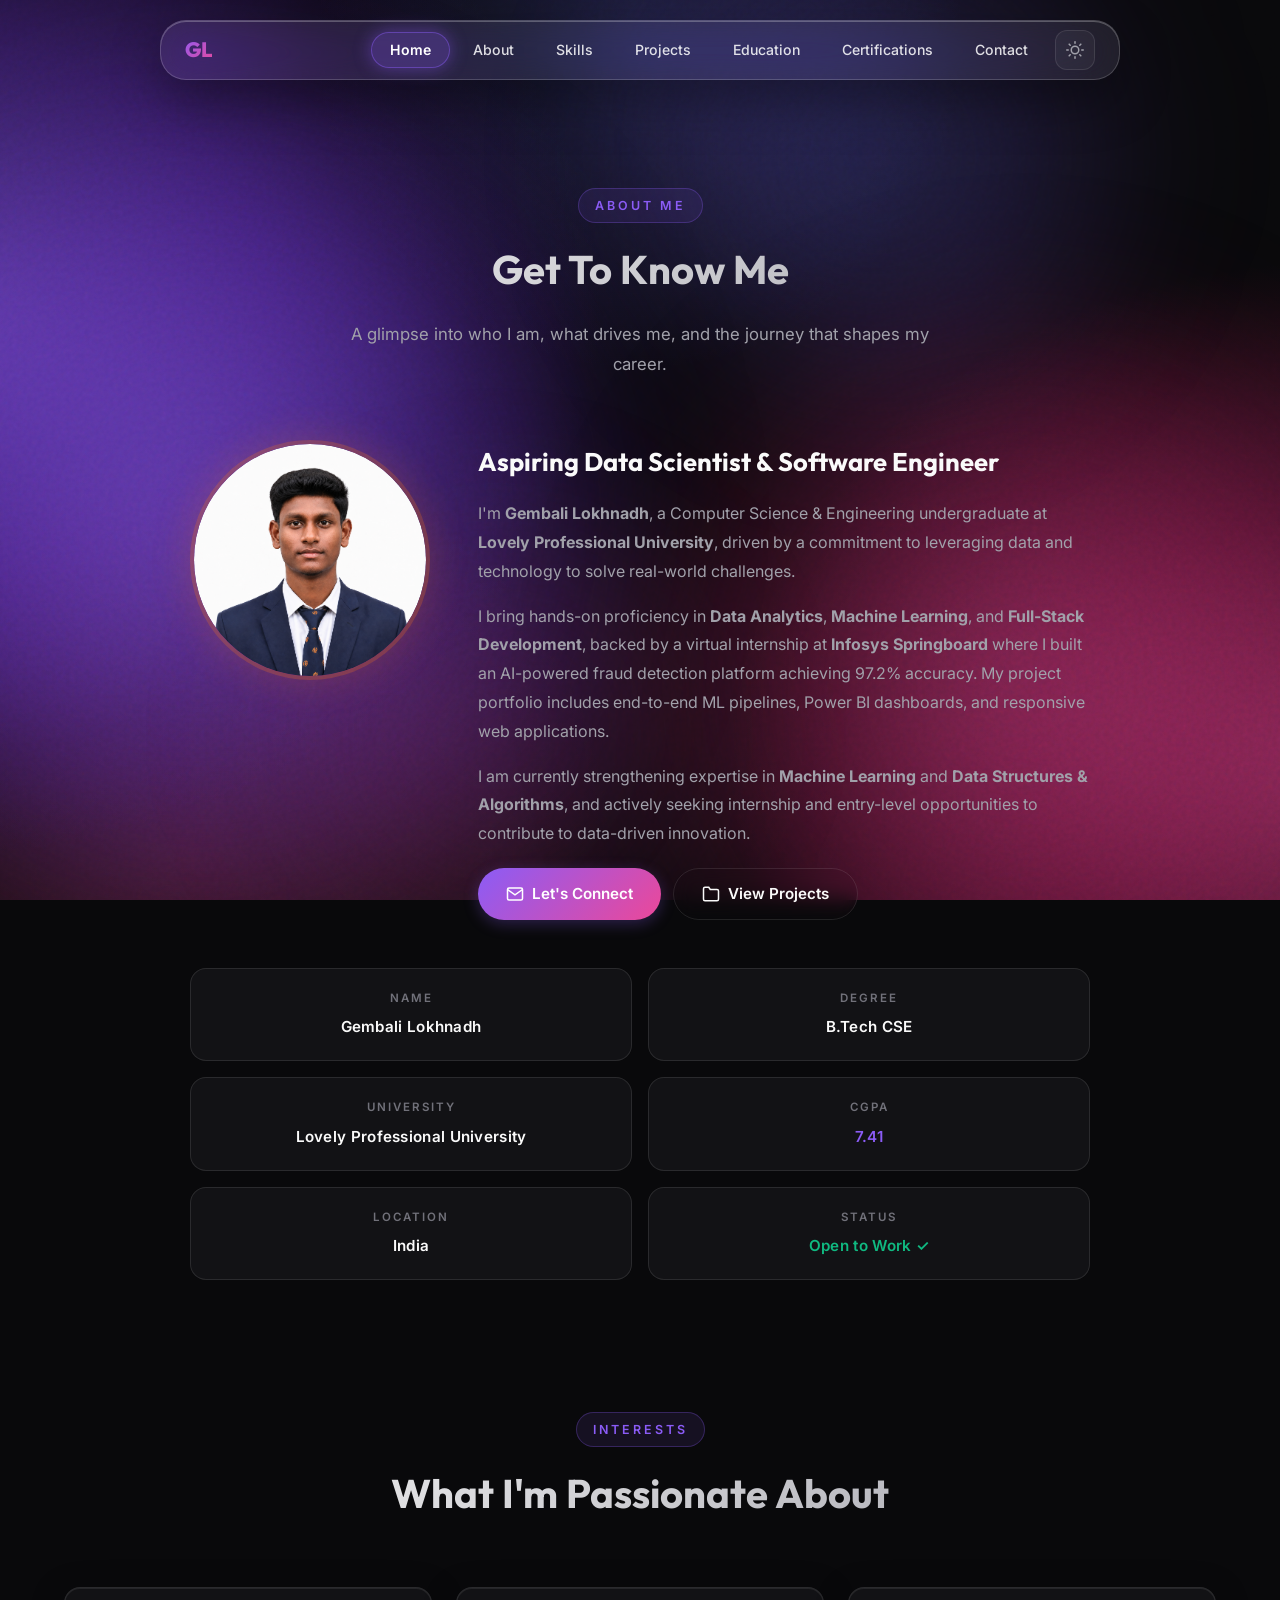
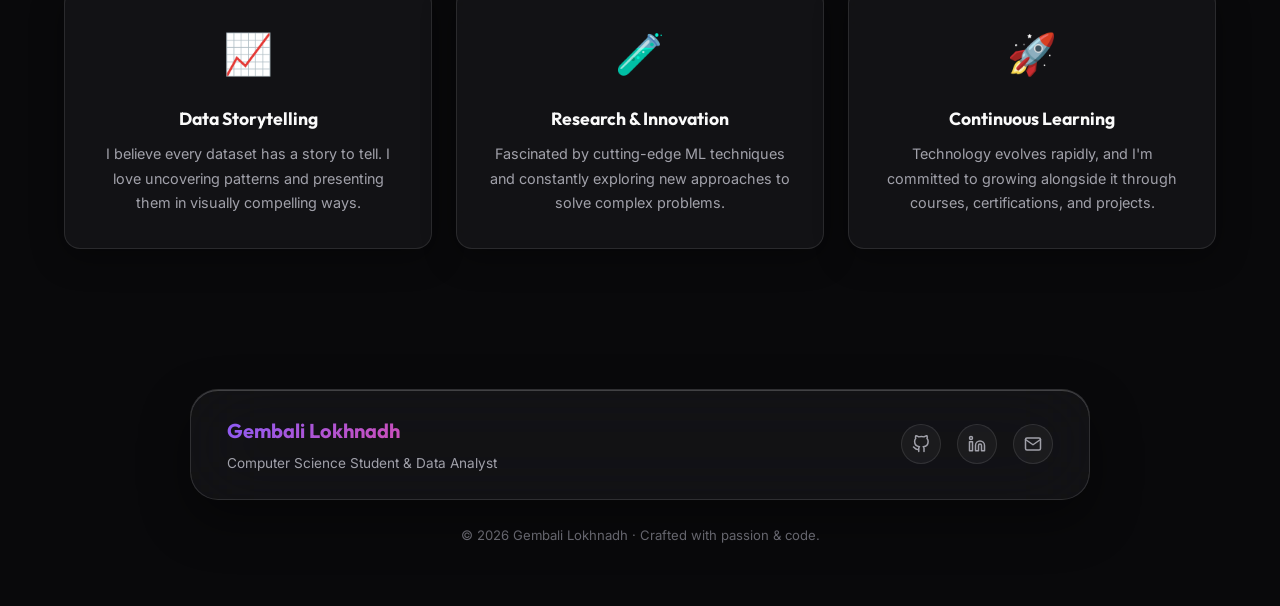
<file: about.html>
<!DOCTYPE html>
<html lang="en" data-theme="dark">

<head>
  <meta charset="UTF-8">
  <meta name="viewport" content="width=device-width, initial-scale=1.0">
  <meta name="description"
    content="Learn more about Gembali Lokhnadh - a CS undergraduate at LPU with internship experience at Infosys Springboard, specializing in Data Analytics, ML, and Web Development.">
  <title>About Me | Gembali Lokhnadh</title>
  <link rel="icon" type="image/svg+xml" href="favicon.svg">
  <link rel="stylesheet" href="css/style.css?v=3.0">
</head>

<body>
  <div class="page-content">
    <section>
      <div class="container">
        <div class="section-header fade-in">
          <span class="section-label">About Me</span>
          <h1 class="section-title">Get To Know Me</h1>
          <p class="section-subtitle">A glimpse into who I am, what drives me, and the journey that shapes my career.</p>
        </div>

        <!-- Profile + Bio -->
        <div style="max-width:900px;margin:0 auto;">
          <div style="display:flex;gap:48px;align-items:flex-start;margin-bottom:48px;flex-wrap:wrap;">

            <!-- Profile Image -->
            <div style="flex-shrink:0;display:flex;justify-content:center;">
              <div style="position:relative;width:240px;height:240px;border-radius:50%;overflow:hidden;border:4px solid rgba(249,115,22,0.3);box-shadow:0 0 40px rgba(249,115,22,0.2);flex-shrink:0;">
                <img src="assets/profile.png" alt="Gembali Lokhnadh"
                  onerror="this.style.display='none';this.nextElementSibling.style.display='flex';"
                  style="width:100%;height:100%;object-fit:cover;border-radius:50%;">
                <div style="display:none;width:100%;height:100%;align-items:center;justify-content:center;background:linear-gradient(135deg,rgba(249,115,22,0.2),rgba(251,146,60,0.1));font-size:5rem;font-family:var(--font-heading);font-weight:800;color:var(--accent);">
                  GL
                </div>
              </div>
            </div>

            <!-- Bio Text -->
            <div class="about-text fade-in" style="flex:1;min-width:260px;">
              <h3>Aspiring Data Scientist &amp; Software Engineer</h3>
              <p>
                I'm <strong>Gembali Lokhnadh</strong>, a Computer Science &amp; Engineering undergraduate at
                <strong>Lovely Professional University</strong>, driven by a commitment to leveraging data
                and technology to solve real-world challenges.
              </p>
              <p>
                I bring hands-on proficiency in <strong>Data Analytics</strong>, <strong>Machine
                  Learning</strong>, and <strong>Full-Stack Development</strong>, backed by a virtual internship at
                <strong>Infosys Springboard</strong> where I built an AI-powered fraud detection platform achieving
                97.2% accuracy. My project portfolio includes end-to-end ML pipelines, Power BI dashboards, and responsive web applications.
              </p>
              <p>
                I am currently strengthening expertise in <strong>Machine Learning</strong> and
                <strong>Data Structures &amp; Algorithms</strong>, and actively seeking internship
                and entry-level opportunities to contribute to data-driven innovation.
              </p>
              <div style="display:flex;gap:12px;flex-wrap:wrap;margin-top:20px;">
                <a href="contact.html" class="btn btn-primary">
                  <svg width="18" height="18" viewBox="0 0 24 24" fill="none" stroke="currentColor" stroke-width="2"><path d="M4 4h16c1.1 0 2 .9 2 2v12c0 1.1-.9 2-2 2H4c-1.1 0-2-.9-2-2V6c0-1.1.9-2 2-2z"/><polyline points="22,6 12,13 2,6"/></svg>
                  Let's Connect
                </a>
                <a href="projects.html" class="btn btn-secondary">
                  <svg width="18" height="18" viewBox="0 0 24 24" fill="none" stroke="currentColor" stroke-width="2"><path d="M22 19a2 2 0 0 1-2 2H4a2 2 0 0 1-2-2V5a2 2 0 0 1 2-2h5l2 3h9a2 2 0 0 1 2 2z"/></svg>
                  View Projects
                </a>
              </div>
            </div>
          </div>

          <!-- Details Grid -->
          <div class="about-details-grid fade-in">
            <div class="about-detail-item">
              <div class="detail-label">Name</div>
              <div class="detail-value">Gembali Lokhnadh</div>
            </div>
            <div class="about-detail-item">
              <div class="detail-label">Degree</div>
              <div class="detail-value">B.Tech CSE</div>
            </div>
            <div class="about-detail-item">
              <div class="detail-label">University</div>
              <div class="detail-value">Lovely Professional University</div>
            </div>
            <div class="about-detail-item">
              <div class="detail-label">CGPA</div>
              <div class="detail-value" style="color:var(--accent);">7.41</div>
            </div>
            <div class="about-detail-item">
              <div class="detail-label">Location</div>
              <div class="detail-value">India</div>
            </div>
            <div class="about-detail-item">
              <div class="detail-label">Status</div>
              <div class="detail-value" style="color:var(--accent-green);">Open to Work ✓</div>
            </div>
          </div>
        </div>
      </div>
    </section>

    <!-- Interests Section -->
    <section style="padding-top:0;">
      <div class="container">
        <div class="section-header fade-in">
          <span class="section-label">Interests</span>
          <h2 class="section-title">What I'm Passionate About</h2>
        </div>
        <div class="grid-3 fade-in">
          <div class="card" style="text-align:center;">
            <div style="font-size:2.5rem;margin-bottom:16px;">📈</div>
            <h3 style="font-family:var(--font-heading);font-size:1.1rem;margin-bottom:8px;">Data Storytelling</h3>
            <p style="font-size:0.9rem;color:var(--text-secondary);">I believe every dataset has a story to tell. I love uncovering patterns and presenting them in visually compelling ways.</p>
          </div>
          <div class="card" style="text-align:center;">
            <div style="font-size:2.5rem;margin-bottom:16px;">🧪</div>
            <h3 style="font-family:var(--font-heading);font-size:1.1rem;margin-bottom:8px;">Research &amp; Innovation</h3>
            <p style="font-size:0.9rem;color:var(--text-secondary);">Fascinated by cutting-edge ML techniques and constantly exploring new approaches to solve complex problems.</p>
          </div>
          <div class="card" style="text-align:center;">
            <div style="font-size:2.5rem;margin-bottom:16px;">🚀</div>
            <h3 style="font-family:var(--font-heading);font-size:1.1rem;margin-bottom:8px;">Continuous Learning</h3>
            <p style="font-size:0.9rem;color:var(--text-secondary);">Technology evolves rapidly, and I'm committed to growing alongside it through courses, certifications, and projects.</p>
          </div>
        </div>
      </div>
    </section>



  </div>

  <script src="js/nav.js?v=3.0"></script>
  <script src="js/main.js?v=3.0"></script>
</body>

</html>
</file>
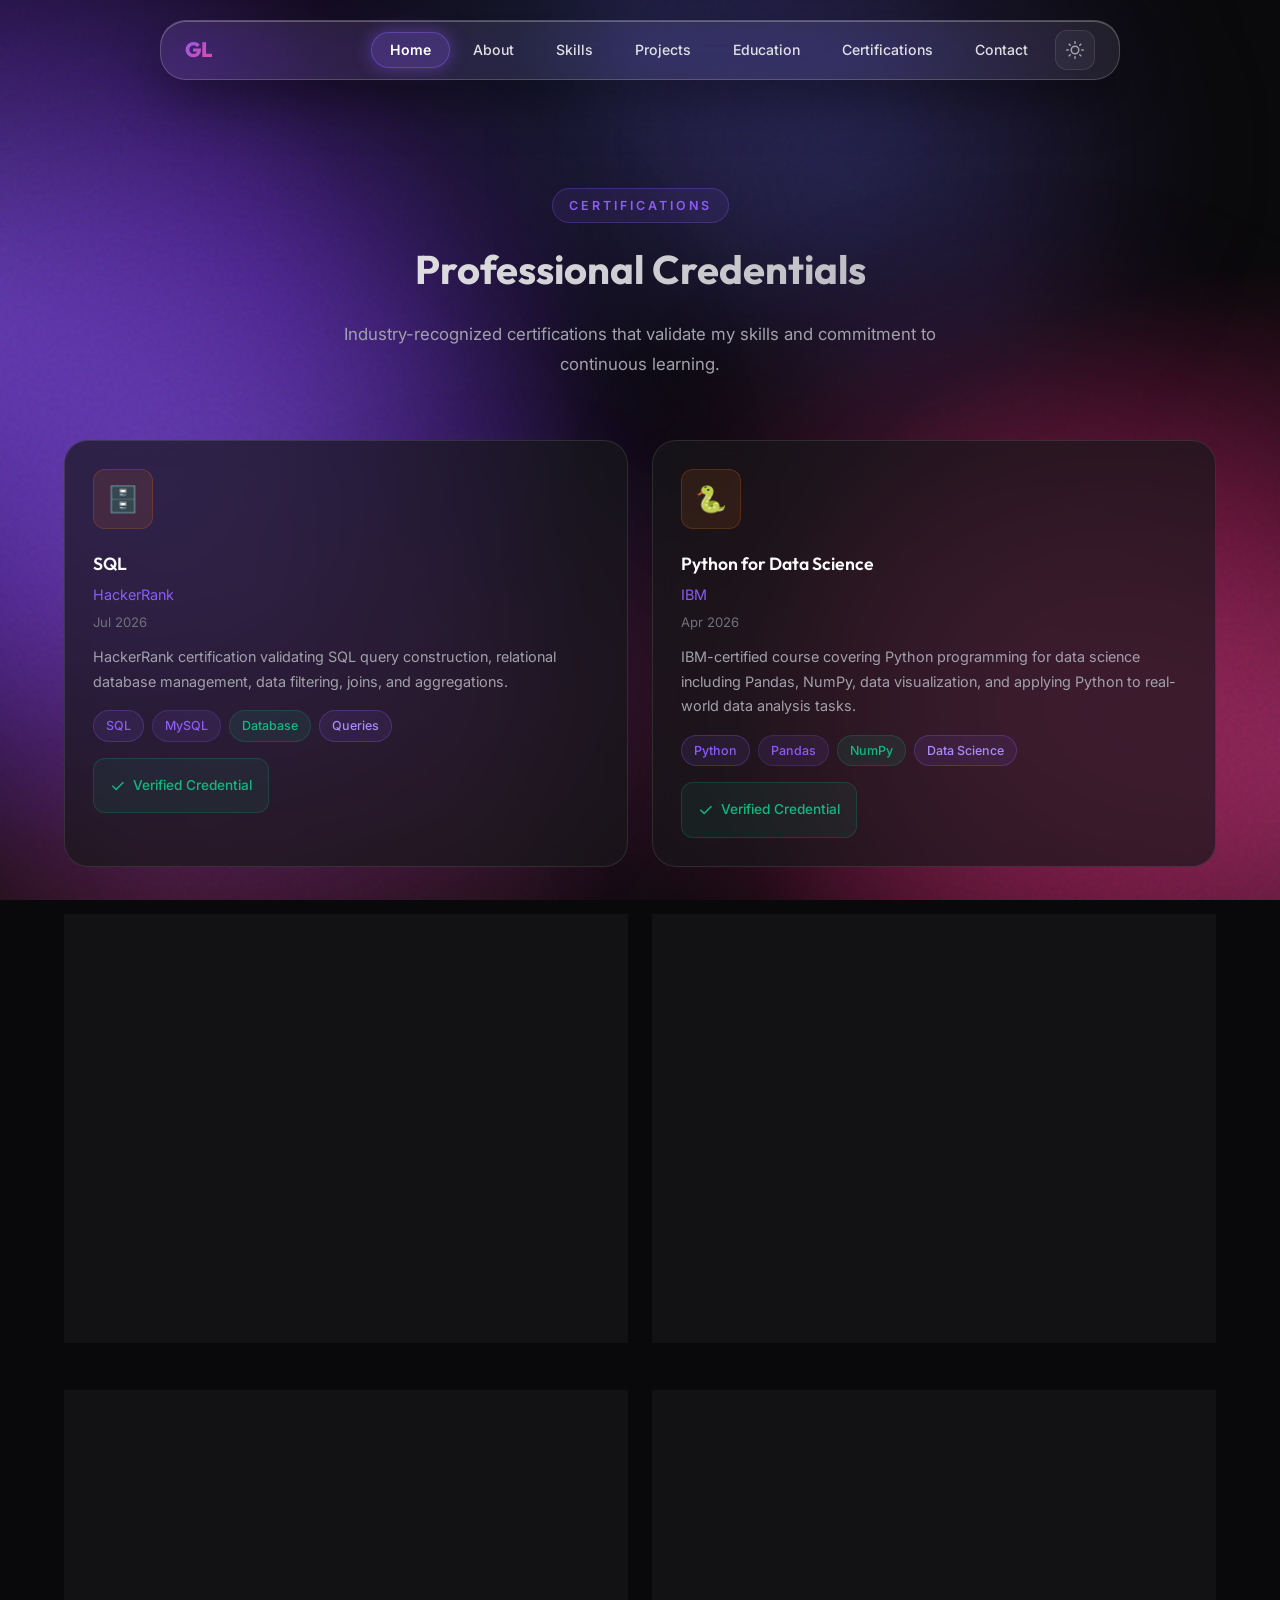
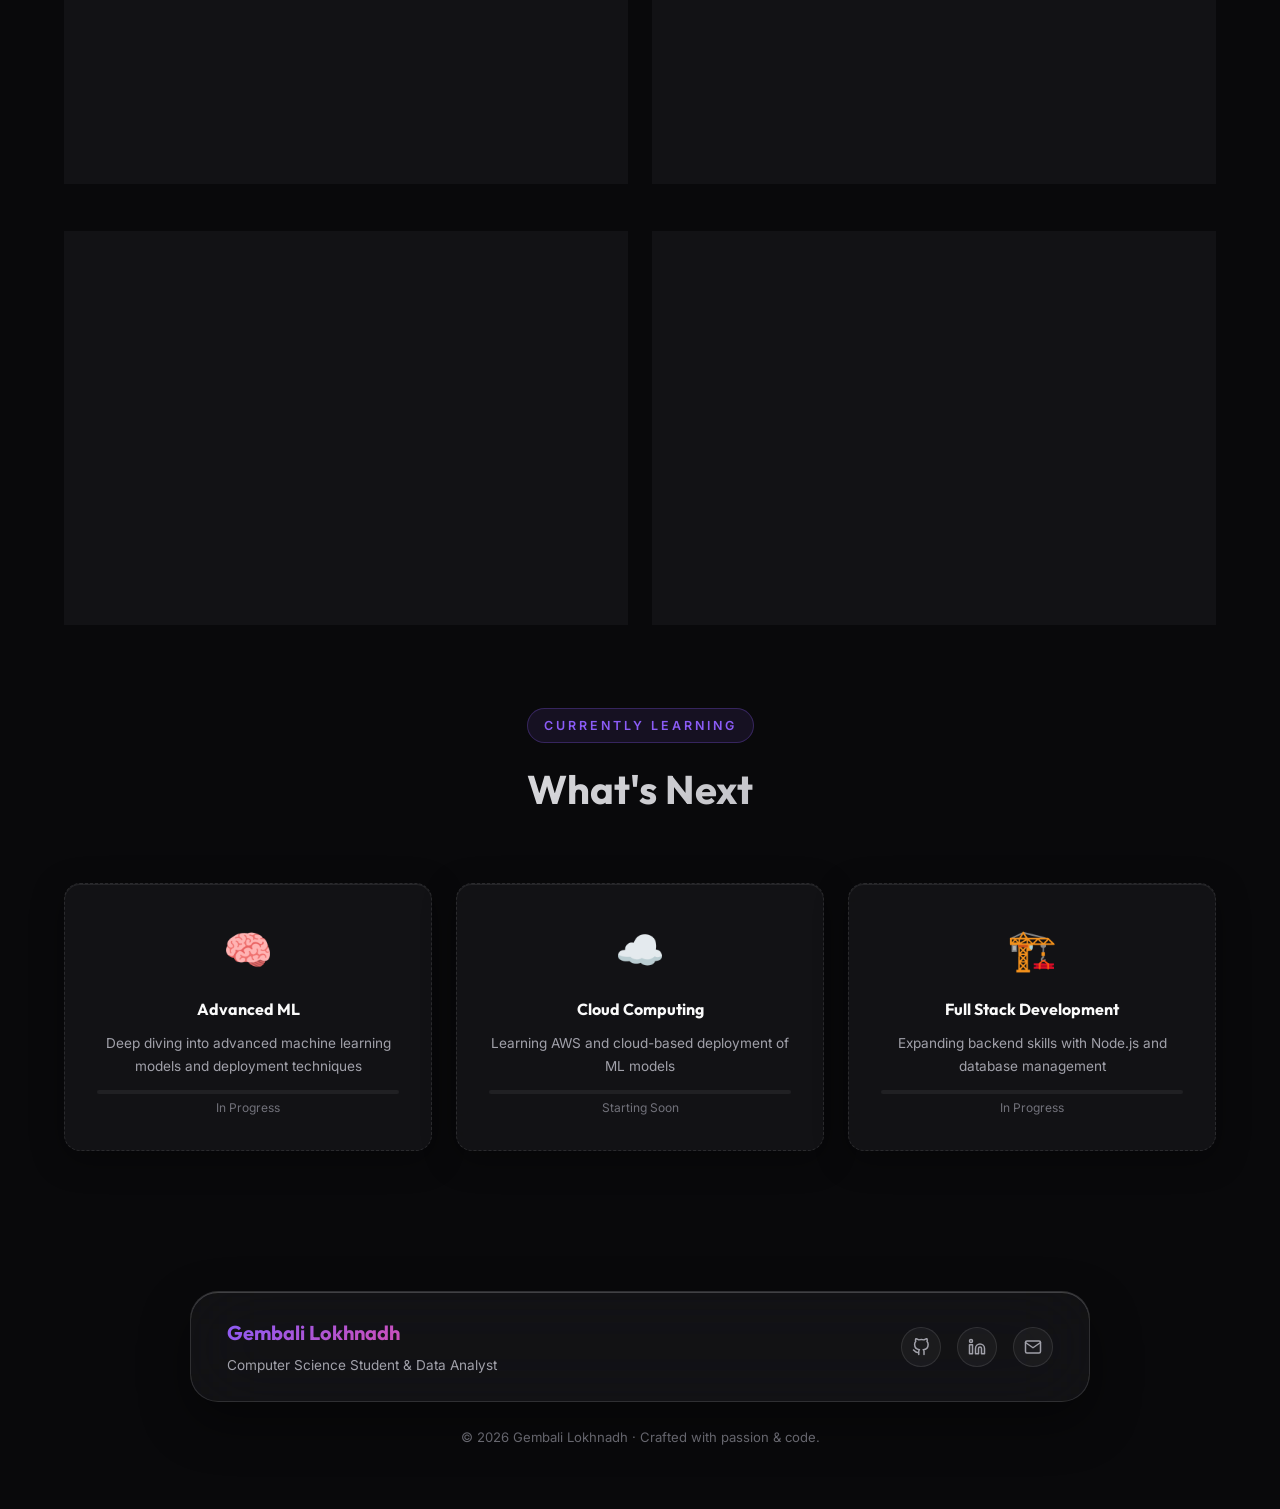
<file: certifications.html>
<!DOCTYPE html>
<html lang="en" data-theme="dark">

<head>
    <meta charset="UTF-8">
    <meta name="viewport" content="width=device-width, initial-scale=1.0">
    <meta name="description"
        content="Professional certifications of Gembali Lokhnadh in Web Development and Data Science.">
    <title>Certifications | Gembali Lokhnadh</title>
    <link rel="icon" type="image/svg+xml" href="favicon.svg">
    <link rel="stylesheet" href="css/style.css?v=3.0">
</head>

<body>
    <div class="page-content">
        <section>
            <div class="container">
                <div class="section-header fade-in">
                    <span class="section-label">Certifications</span>
                    <h1 class="section-title">Professional Credentials</h1>
                    <p class="section-subtitle">Industry-recognized certifications that validate my skills and
                        commitment to continuous learning.</p>
                </div>

                <div class="grid-2">

                    <!-- Certification: SQL - HackerRank -->
                    <div class="cert-card fade-in" style="margin-bottom: 24px;flex-direction:column;">
                        <div class="cert-icon"
                            style="background:rgba(249,115,22,0.1);border-color:rgba(249,115,22,0.2);">
                            🗄️
                        </div>
                        <div class="cert-info" style="flex:1;">
                            <h3>SQL</h3>
                            <p class="cert-org">HackerRank</p>
                            <p class="cert-date">Jul 2026</p>
                            <p style="font-size:0.9rem;color:var(--text-secondary);line-height:1.7;margin-bottom:16px;">
                                HackerRank certification validating SQL query construction, relational database management, data filtering, joins, and aggregations.
                            </p>
                            <div style="display:flex;flex-wrap:wrap;gap:8px;margin-bottom:16px;">
                                <span class="tag">SQL</span>
                                <span class="tag tag-purple">MySQL</span>
                                <span class="tag tag-green">Database</span>
                                <span class="tag tag-orange">Queries</span>
                            </div>
                            <a href="https://www.hackerrank.com/certificates/23758fa897d9"
                                target="_blank"
                                style="display:inline-flex;align-items:center;gap:8px;padding:12px 16px;background:rgba(16,185,129,0.08);border:1px solid rgba(16,185,129,0.2);border-radius:var(--radius-md);width:fit-content;text-decoration:none;">
                                <span style="color:var(--accent-green);font-size:1.1rem;">✓</span>
                                <span style="font-size:0.85rem;color:var(--accent-green);font-weight:500;">Verified
                                    Credential</span>
                            </a>
                        </div>
                    </div>

                    <!-- Certification: Python for Data Science - IBM -->
                    <div class="cert-card fade-in" style="margin-bottom: 24px;flex-direction:column;">
                        <div class="cert-icon"
                            style="background:rgba(249,115,22,0.1);border-color:rgba(249,115,22,0.2);">
                            🐍
                        </div>
                        <div class="cert-info" style="flex:1;">
                            <h3>Python for Data Science</h3>
                            <p class="cert-org">IBM</p>
                            <p class="cert-date">Apr 2026</p>
                            <p style="font-size:0.9rem;color:var(--text-secondary);line-height:1.7;margin-bottom:16px;">
                                IBM-certified course covering Python programming for data science including Pandas, NumPy,
                                data visualization, and applying Python to real-world data analysis tasks.
                            </p>
                            <div style="display:flex;flex-wrap:wrap;gap:8px;margin-bottom:16px;">
                                <span class="tag">Python</span>
                                <span class="tag tag-purple">Pandas</span>
                                <span class="tag tag-green">NumPy</span>
                                <span class="tag tag-orange">Data Science</span>
                            </div>
                            <a href="https://courses.skillsbuild.skillsnetwork.site/certificates/a50a1c588bb14f118717493e5663d4f4"
                                target="_blank"
                                style="display:inline-flex;align-items:center;gap:8px;padding:12px 16px;background:rgba(16,185,129,0.08);border:1px solid rgba(16,185,129,0.2);border-radius:var(--radius-md);width:fit-content;text-decoration:none;">
                                <span style="color:var(--accent-green);font-size:1.1rem;">✓</span>
                                <span style="font-size:0.85rem;color:var(--accent-green);font-weight:500;">Verified
                                    Credential</span>
                            </a>
                        </div>
                    </div>

                    <!-- Certification: Oracle Cloud Infrastructure AI -->
                    <div class="cert-card fade-in delay-1" style="margin-bottom: 24px;flex-direction:column;">
                        <div class="cert-icon"
                            style="background:rgba(251,146,60,0.1);border-color:rgba(251,146,60,0.2);">
                            ☁️
                        </div>
                        <div class="cert-info" style="flex:1;">
                            <h3>Oracle Cloud Infrastructure 2025 AI Foundations Associate</h3>
                            <p class="cert-org">Oracle</p>
                            <p class="cert-date">Mar 2026</p>
                            <p style="font-size:0.9rem;color:var(--text-secondary);line-height:1.7;margin-bottom:16px;">
                                Industry-recognized certification validating knowledge of Oracle Cloud Infrastructure,
                                AI/ML services, generative AI fundamentals, and cloud deployment models.
                            </p>
                            <div style="display:flex;flex-wrap:wrap;gap:8px;margin-bottom:16px;">
                                <span class="tag">Cloud</span>
                                <span class="tag tag-purple">AI/ML</span>
                                <span class="tag tag-green">Oracle OCI</span>
                                <span class="tag tag-orange">GenAI</span>
                            </div>
                            <a href="https://drive.google.com/file/d/12xbgXJJiT0uINnYi9Reuke7De0dBFbTN/view"
                                target="_blank"
                                style="display:inline-flex;align-items:center;gap:8px;padding:12px 16px;background:rgba(16,185,129,0.08);border:1px solid rgba(16,185,129,0.2);border-radius:var(--radius-md);width:fit-content;text-decoration:none;">
                                <span style="color:var(--accent-green);font-size:1.1rem;">✓</span>
                                <span style="font-size:0.85rem;color:var(--accent-green);font-weight:500;">Verified
                                    Credential</span>
                            </a>
                        </div>
                    </div>
                    <!-- Certification 1: Data Analytics Essentials -->
                    <div class="cert-card fade-in" style="margin-bottom: 24px;flex-direction:column;">
                        <div class="cert-icon"
                            style="background:rgba(249,115,22,0.1);border-color:rgba(249,115,22,0.2);">
                            📊
                        </div>
                        <div class="cert-info" style="flex:1;">
                            <h3>Data Analytics Essentials</h3>
                            <p class="cert-org">Cisco Networking Academy</p>
                            <p style="font-size:0.9rem;color:var(--text-secondary);line-height:1.7;margin-bottom:16px;">
                                Foundational certification in data analytics covering data collection, analysis,
                                visualization, and the use of tools to transform data into actionable business insights.
                            </p>
                            <div style="display:flex;flex-wrap:wrap;gap:8px;margin-bottom:16px;">
                                <span class="tag">Data Analytics</span>
                                <span class="tag tag-purple">Visualization</span>
                                <span class="tag tag-green">Business Insights</span>
                            </div>
                            <a href="https://drive.google.com/file/d/1iYxv5vl7ga8E_oMDg9j99za4rQK1Vwua/view"
                                target="_blank"
                                style="display:inline-flex;align-items:center;gap:8px;padding:12px 16px;background:rgba(16,185,129,0.08);border:1px solid rgba(16,185,129,0.2);border-radius:var(--radius-md);width:fit-content;text-decoration:none;">
                                <span style="color:var(--accent-green);font-size:1.1rem;">✓</span>
                                <span style="font-size:0.85rem;color:var(--accent-green);font-weight:500;">Verified
                                    Credential</span>
                            </a>
                        </div>
                    </div>

                    <!-- Certification 2: Power BI Workshop -->
                    <div class="cert-card fade-in delay-1" style="margin-bottom: 24px;flex-direction:column;">
                        <div class="cert-icon"
                            style="background:rgba(251,146,60,0.1);border-color:rgba(251,146,60,0.2);">
                            📈
                        </div>
                        <div class="cert-info" style="flex:1;">
                            <h3>Power BI Workshop</h3>
                            <p class="cert-org" style="color:var(--accent-purple);">Office Master</p>
                            <p style="font-size:0.9rem;color:var(--text-secondary);line-height:1.7;margin-bottom:16px;">
                                Hands-on workshop certification focused on building interactive dashboards and reports
                                using Microsoft Power BI, including DAX formulas and data modeling.
                            </p>
                            <div style="display:flex;flex-wrap:wrap;gap:8px;margin-bottom:16px;">
                                <span class="tag">Power BI</span>
                                <span class="tag tag-purple">DAX</span>
                                <span class="tag tag-orange">Dashboards</span>
                            </div>
                            <a href="https://certx.in/certificate/36a28147-6eed-47a5-8342-e5f926ebba61782982"
                                target="_blank"
                                style="display:inline-flex;align-items:center;gap:8px;padding:12px 16px;background:rgba(16,185,129,0.08);border:1px solid rgba(16,185,129,0.2);border-radius:var(--radius-md);width:fit-content;text-decoration:none;">
                                <span style="color:var(--accent-green);font-size:1.1rem;">✓</span>
                                <span style="font-size:0.85rem;color:var(--accent-green);font-weight:500;">Verified
                                    Credential</span>
                            </a>
                        </div>
                    </div>

                    <!-- Certification 3: Privacy and Security in Online Social Media -->
                    <div class="cert-card fade-in delay-2" style="margin-bottom: 24px;flex-direction:column;">
                        <div class="cert-icon"
                            style="background:rgba(249,115,22,0.1);border-color:rgba(249,115,22,0.2);">
                            🔒
                        </div>
                        <div class="cert-info" style="flex:1;">
                            <h3>Privacy and Security in Online Social Media</h3>
                            <p class="cert-org">NPTEL</p>
                            <p style="font-size:0.9rem;color:var(--text-secondary);line-height:1.7;margin-bottom:16px;">
                                Comprehensive course on privacy concerns, security threats, and protection mechanisms
                                in online social media platforms, including data protection and user privacy frameworks.
                            </p>
                            <div style="display:flex;flex-wrap:wrap;gap:8px;margin-bottom:16px;">
                                <span class="tag">Privacy</span>
                                <span class="tag tag-purple">Cybersecurity</span>
                                <span class="tag tag-green">Social Media</span>
                            </div>
                            <a href="https://drive.google.com/file/d/17hYE2yMkyaQfUZBYLuZD36hlGTc6ROzh/view"
                                target="_blank"
                                style="display:inline-flex;align-items:center;gap:8px;padding:12px 16px;background:rgba(16,185,129,0.08);border:1px solid rgba(16,185,129,0.2);border-radius:var(--radius-md);width:fit-content;text-decoration:none;">
                                <span style="color:var(--accent-green);font-size:1.1rem;">✓</span>
                                <span style="font-size:0.85rem;color:var(--accent-green);font-weight:500;">Verified
                                    Credential</span>
                            </a>
                        </div>
                    </div>

                    <!-- Certification 4: Front End Web Development -->
                    <div class="cert-card fade-in delay-3" style="margin-bottom: 24px;flex-direction:column;">
                        <div class="cert-icon"
                            style="background:rgba(251,146,60,0.1);border-color:rgba(251,146,60,0.2);">
                            🌐
                        </div>
                        <div class="cert-info" style="flex:1;">
                            <h3>Front End Web Development</h3>
                            <p class="cert-org" style="color:var(--accent-purple);">EdYoda</p>
                            <p style="font-size:0.9rem;color:var(--text-secondary);line-height:1.7;margin-bottom:16px;">
                                Comprehensive front-end development certification covering HTML5, CSS3, JavaScript,
                                responsive design principles, and modern web development workflows.
                            </p>
                            <div style="display:flex;flex-wrap:wrap;gap:8px;margin-bottom:16px;">
                                <span class="tag">HTML5</span>
                                <span class="tag tag-purple">CSS3</span>
                                <span class="tag tag-green">JavaScript</span>
                                <span class="tag tag-orange">Responsive Design</span>
                            </div>
                            <a href="https://classroom.edyoda.com/public-certificate/lokhnadhgembali/FEMD240224"
                                target="_blank"
                                style="display:inline-flex;align-items:center;gap:8px;padding:12px 16px;background:rgba(16,185,129,0.08);border:1px solid rgba(16,185,129,0.2);border-radius:var(--radius-md);width:fit-content;text-decoration:none;">
                                <span style="color:var(--accent-green);font-size:1.1rem;">✓</span>
                                <span style="font-size:0.85rem;color:var(--accent-green);font-weight:500;">Verified
                                    Credential</span>
                            </a>
                        </div>
                    </div>

                    <!-- Certification 5: Responsive Web Design -->
                    <div class="cert-card fade-in delay-4" style="margin-bottom: 24px;flex-direction:column;">
                        <div class="cert-icon"
                            style="background:rgba(249,115,22,0.1);border-color:rgba(249,115,22,0.2);">
                            📱
                        </div>
                        <div class="cert-info" style="flex:1;">
                            <h3>Responsive Web Design</h3>
                            <p class="cert-org" style="color:var(--accent-purple);">freeCodeCamp</p>
                            <p style="font-size:0.9rem;color:var(--text-secondary);line-height:1.7;margin-bottom:16px;">
                                Earned after completing 300+ hours of coursework covering responsive web design
                                principles, CSS Flexbox, CSS Grid, accessibility, and applied visual design.
                            </p>
                            <div style="display:flex;flex-wrap:wrap;gap:8px;margin-bottom:16px;">
                                <span class="tag tag-purple">Flexbox</span>
                                <span class="tag">CSS Grid</span>
                                <span class="tag tag-green">Accessibility</span>
                                <span class="tag tag-pink">Visual Design</span>
                            </div>
                            <a href="https://www.freecodecamp.org/certification/fcce0d69dc2-d445-4f28-b7dd-f8cfda6eb8fb/responsive-web-design"
                                target="_blank"
                                style="display:inline-flex;align-items:center;gap:8px;padding:12px 16px;background:rgba(16,185,129,0.08);border:1px solid rgba(16,185,129,0.2);border-radius:var(--radius-md);width:fit-content;text-decoration:none;">
                                <span style="color:var(--accent-green);font-size:1.1rem;">✓</span>
                                <span style="font-size:0.85rem;color:var(--accent-green);font-weight:500;">Verified
                                    Credential</span>
                            </a>
                        </div>
                    </div>
                </div>

                <!-- Learning Path -->
                <div style="margin-top: 60px;">
                    <div class="section-header fade-in">
                        <span class="section-label">Currently Learning</span>
                        <h2 class="section-title">What's Next</h2>
                    </div>
                    <div class="grid-3 fade-in">
                        <div class="card" style="text-align:center;border: 1px dashed var(--bg-glass-border);">
                            <div style="font-size:2.5rem;margin-bottom:12px;">🧠</div>
                            <h3 style="font-family:var(--font-heading);font-size:1rem;margin-bottom:8px;">Advanced ML
                            </h3>
                            <p style="font-size:0.85rem;color:var(--text-secondary);">Deep diving into advanced machine
                                learning models and deployment techniques</p>
                            <div style="margin-top:12px;">
                                <div class="progress-bar" style="height:4px;">
                                    <div class="progress-fill" data-width="40" style="background:var(--accent-purple);">
                                    </div>
                                </div>
                                <span style="font-size:0.75rem;color:var(--text-muted);margin-top:4px;display:block;">In
                                    Progress</span>
                            </div>
                        </div>
                        <div class="card" style="text-align:center;border: 1px dashed var(--bg-glass-border);">
                            <div style="font-size:2.5rem;margin-bottom:12px;">☁️</div>
                            <h3 style="font-family:var(--font-heading);font-size:1rem;margin-bottom:8px;">Cloud
                                Computing</h3>
                            <p style="font-size:0.85rem;color:var(--text-secondary);">Learning AWS and cloud-based
                                deployment of ML models</p>
                            <div style="margin-top:12px;">
                                <div class="progress-bar" style="height:4px;">
                                    <div class="progress-fill" data-width="20" style="background:var(--accent-cyan);">
                                    </div>
                                </div>
                                <span
                                    style="font-size:0.75rem;color:var(--text-muted);margin-top:4px;display:block;">Starting
                                    Soon</span>
                            </div>
                        </div>
                        <div class="card" style="text-align:center;border: 1px dashed var(--bg-glass-border);">
                            <div style="font-size:2.5rem;margin-bottom:12px;">🏗️</div>
                            <h3 style="font-family:var(--font-heading);font-size:1rem;margin-bottom:8px;">Full Stack
                                Development</h3>
                            <p style="font-size:0.85rem;color:var(--text-secondary);">Expanding backend skills with
                                Node.js and database management</p>
                            <div style="margin-top:12px;">
                                <div class="progress-bar" style="height:4px;">
                                    <div class="progress-fill" data-width="30" style="background:var(--accent-green);">
                                    </div>
                                </div>
                                <span style="font-size:0.75rem;color:var(--text-muted);margin-top:4px;display:block;">In
                                    Progress</span>
                            </div>
                        </div>
                    </div>
                </div>
            </div>
        </section>
    </div>

    <script src="js/nav.js?v=3.0"></script>
    <script src="js/main.js?v=3.0"></script>
</body>

</html>
</file>
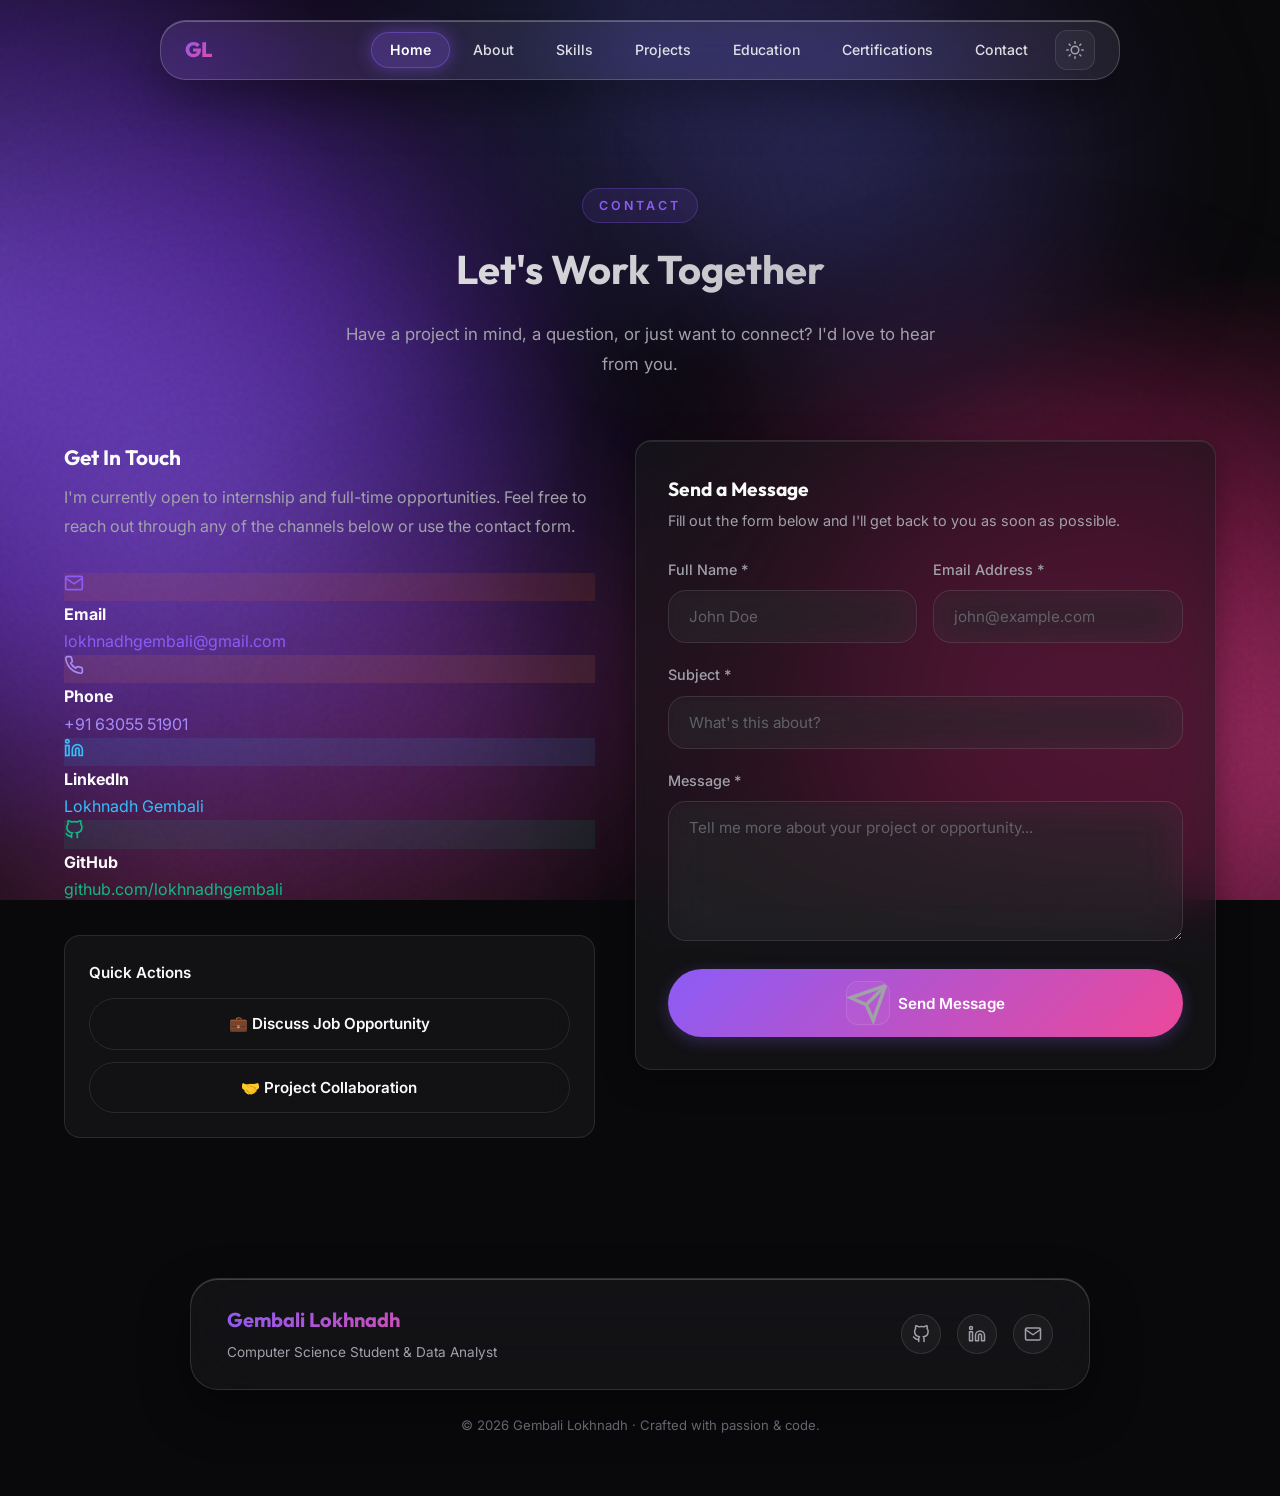
<file: contact.html>
<!DOCTYPE html>
<html lang="en" data-theme="dark">

<head>
    <meta charset="UTF-8">
    <meta name="viewport" content="width=device-width, initial-scale=1.0">
    <meta name="description"
        content="Get in touch with Gembali Lokhnadh for collaboration, job opportunities, or project discussions.">
    <title>Contact | Gembali Lokhnadh</title>
    <link rel="icon" type="image/svg+xml" href="favicon.svg">
    <link rel="stylesheet" href="css/style.css?v=3.0">
</head>

<body>
    <div class="page-content">
        <section>
            <div class="container">
                <div class="section-header fade-in">
                    <span class="section-label">Contact</span>
                    <h1 class="section-title">Let's Work Together</h1>
                    <p class="section-subtitle">Have a project in mind, a question, or just want to connect? I'd love to
                        hear from you.</p>
                </div>

                <div class="contact-grid">
                    <!-- Contact Info -->
                    <div class="fade-in-left">
                        <h3 style="font-family:var(--font-heading);font-size:1.3rem;margin-bottom:8px;">Get In Touch
                        </h3>
                        <p style="color:var(--text-secondary);margin-bottom:32px;line-height:1.8;">
                            I'm currently open to internship and full-time opportunities. Feel free to reach out through
                            any of the channels below or use the contact form.
                        </p>

                        <div class="contact-info-item">
                            <div class="contact-info-icon" style="background:rgba(249,115,22,0.1);border-color:rgba(249,115,22,0.2);">
                                <svg width="20" height="20" viewBox="0 0 24 24" fill="none" stroke="var(--accent)"
                                    stroke-width="2">
                                    <path
                                        d="M4 4h16c1.1 0 2 .9 2 2v12c0 1.1-.9 2-2 2H4c-1.1 0-2-.9-2-2V6c0-1.1.9-2 2-2z" />
                                    <polyline points="22,6 12,13 2,6" />
                                </svg>
                            </div>
                            <div class="contact-info-text">
                                <h4>Email</h4>
                                <p><a href="mailto:lokhnadhgembali@gmail.com"
                                        style="color:var(--accent);">lokhnadhgembali@gmail.com</a></p>
                            </div>
                        </div>

                        <div class="contact-info-item">
                            <div class="contact-info-icon" style="background:rgba(251,146,60,0.1);border-color:rgba(251,146,60,0.2);">
                                <svg width="20" height="20" viewBox="0 0 24 24" fill="none" stroke="var(--accent-light)"
                                    stroke-width="2" stroke-linecap="round" stroke-linejoin="round">
                                    <path d="M22 16.92v3a2 2 0 0 1-2.18 2 19.79 19.79 0 0 1-8.63-3.07 19.5 19.5 0 0 1-6-6 19.79 19.79 0 0 1-3.07-8.67A2 2 0 0 1 4.11 2h3a2 2 0 0 1 2 1.72 12.84 12.84 0 0 0 .7 2.81 2 2 0 0 1-.45 2.11L8.09 9.91a16 16 0 0 0 6 6l1.27-1.27a2 2 0 0 1 2.11-.45 12.84 12.84 0 0 0 2.81.7A2 2 0 0 1 22 16.92z"/>
                                </svg>
                            </div>
                            <div class="contact-info-text">
                                <h4>Phone</h4>
                                <p><a href="tel:+916305551901" style="color:var(--accent-light);">+91 63055 51901</a></p>
                            </div>
                        </div>

                        <div class="contact-info-item">
                            <div class="contact-info-icon"
                                style="background:rgba(56,189,248,0.1);border-color:rgba(56,189,248,0.2);">
                                <svg width="20" height="20" viewBox="0 0 24 24" fill="none"
                                    stroke="#38bdf8" stroke-width="2">
                                    <path
                                        d="M16 8a6 6 0 0 1 6 6v7h-4v-7a2 2 0 0 0-2-2 2 2 0 0 0-2 2v7h-4v-7a6 6 0 0 1 6-6z" />
                                    <rect x="2" y="9" width="4" height="12" />
                                    <circle cx="4" cy="4" r="2" />
                                </svg>
                            </div>
                            <div class="contact-info-text">
                                <h4>LinkedIn</h4>
                                <p><a href="https://www.linkedin.com/in/lokhnadh/" target="_blank"
                                        style="color:#38bdf8;">Lokhnadh Gembali</a></p>
                            </div>
                        </div>

                        <div class="contact-info-item">
                            <div class="contact-info-icon"
                                style="background:rgba(16,185,129,0.1);border-color:rgba(16,185,129,0.2);">
                                <svg width="20" height="20" viewBox="0 0 24 24" fill="none" stroke="var(--accent-green)"
                                    stroke-width="2">
                                    <path
                                        d="M9 19c-5 1.5-5-2.5-7-3m14 6v-3.87a3.37 3.37 0 0 0-.94-2.61c3.14-.35 6.44-1.54 6.44-7A5.44 5.44 0 0 0 20 4.77 5.07 5.07 0 0 0 19.91 1S18.73.65 16 2.48a13.38 13.38 0 0 0-7 0C6.27.65 5.09 1 5.09 1A5.07 5.07 0 0 0 5 4.77a5.44 5.44 0 0 0-1.5 3.78c0 5.42 3.3 6.61 6.44 7A3.37 3.37 0 0 0 9 18.13V22" />
                                </svg>
                            </div>
                            <div class="contact-info-text">
                                <h4>GitHub</h4>
                                <p><a href="https://github.com/lokhnadhgembali" target="_blank"
                                        style="color:var(--accent-green);">github.com/lokhnadhgembali</a></p>
                            </div>
                        </div>

                        <!-- Quick Actions -->
                        <div
                            style="margin-top:32px;padding:24px;background:var(--bg-glass);border:1px solid var(--bg-glass-border);border-radius:var(--radius-lg);">
                            <h4 style="font-size:0.95rem;font-weight:600;margin-bottom:12px;">Quick Actions</h4>
                            <div style="display:flex;flex-direction:column;gap:12px;">
                                <a href="mailto:lokhnadhgembali@gmail.com?subject=Job Opportunity"
                                    class="btn btn-secondary" style="justify-content:center;">
                                    💼 Discuss Job Opportunity
                                </a>
                                <a href="mailto:lokhnadhgembali@gmail.com?subject=Project Collaboration"
                                    class="btn btn-secondary" style="justify-content:center;">
                                    🤝 Project Collaboration
                                </a>
                            </div>
                        </div>
                    </div>

                    <!-- Contact Form -->
                    <div class="fade-in-right">
                        <div class="card">
                            <h3 style="font-family:var(--font-heading);font-size:1.2rem;margin-bottom:4px;">Send a
                                Message</h3>
                            <p style="font-size:0.9rem;color:var(--text-secondary);margin-bottom:24px;">Fill out the
                                form below and I'll get back to you as soon as possible.</p>

                            <form id="contactForm">
                                <!-- Web3Forms Configuration -->
                                <input type="hidden" name="access_key" value="3aba3b56-1e09-40ea-a899-e0f2fb8965b9">
                                <input type="hidden" name="from_name" value="Gembali Lokhnadh Portfolio">
                                <input type="checkbox" name="botcheck" class="hidden" style="display: none;">

                                <div class="grid-2" style="gap:16px;">
                                    <div class="form-group">
                                        <label class="form-label" for="formName">Full Name *</label>
                                        <input type="text" class="form-input" id="formName" name="name" placeholder="John Doe"
                                            required>
                                    </div>
                                    <div class="form-group">
                                        <label class="form-label" for="formEmail">Email Address *</label>
                                        <input type="email" class="form-input" id="formEmail" name="email"
                                            placeholder="john@example.com" required>
                                    </div>
                                </div>

                                <div class="form-group">
                                    <label class="form-label" for="formSubject">Subject *</label>
                                    <input type="text" class="form-input" id="formSubject" name="subject"
                                        placeholder="What's this about?" required>
                                </div>

                                <div class="form-group">
                                    <label class="form-label" for="formMessage">Message *</label>
                                    <textarea class="form-textarea" id="formMessage" name="message"
                                        placeholder="Tell me more about your project or opportunity..."
                                        required></textarea>
                                </div>

                                <button type="submit" class="btn btn-primary" id="submitBtn"
                                    style="width:100%;justify-content:center;">
                                    <svg class="btn-icon" width="18" height="18" viewBox="0 0 24 24" fill="none" stroke="currentColor"
                                        stroke-width="2">
                                        <line x1="22" y1="2" x2="11" y2="13" />
                                        <polygon points="22 2 15 22 11 13 2 9 22 2" />
                                    </svg>
                                    <span class="btn-text">Send Message</span>
                                </button>

                                <div class="success-message" id="successMessage">
                                    ✅ Thank you! Your message has been sent successfully. I'll get back to you soon!
                                </div>
                                <div class="error-message" id="errorMessage" style="display:none;color:#ef4444;background:rgba(239,68,68,0.1);border:1px solid rgba(239,68,68,0.2);padding:12px;border-radius:8px;margin-top:16px;font-size:0.9rem;text-align:center;">
                                    ❌ Oops! Something went wrong. Please try again later or email me directly.
                                </div>
                            </form>
                        </div>
                    </div>
                </div>
            </div>
        </section>
    </div>

    <script src="js/nav.js?v=3.0"></script>
    <script src="js/main.js?v=3.0"></script>
</body>

</html>
</file>
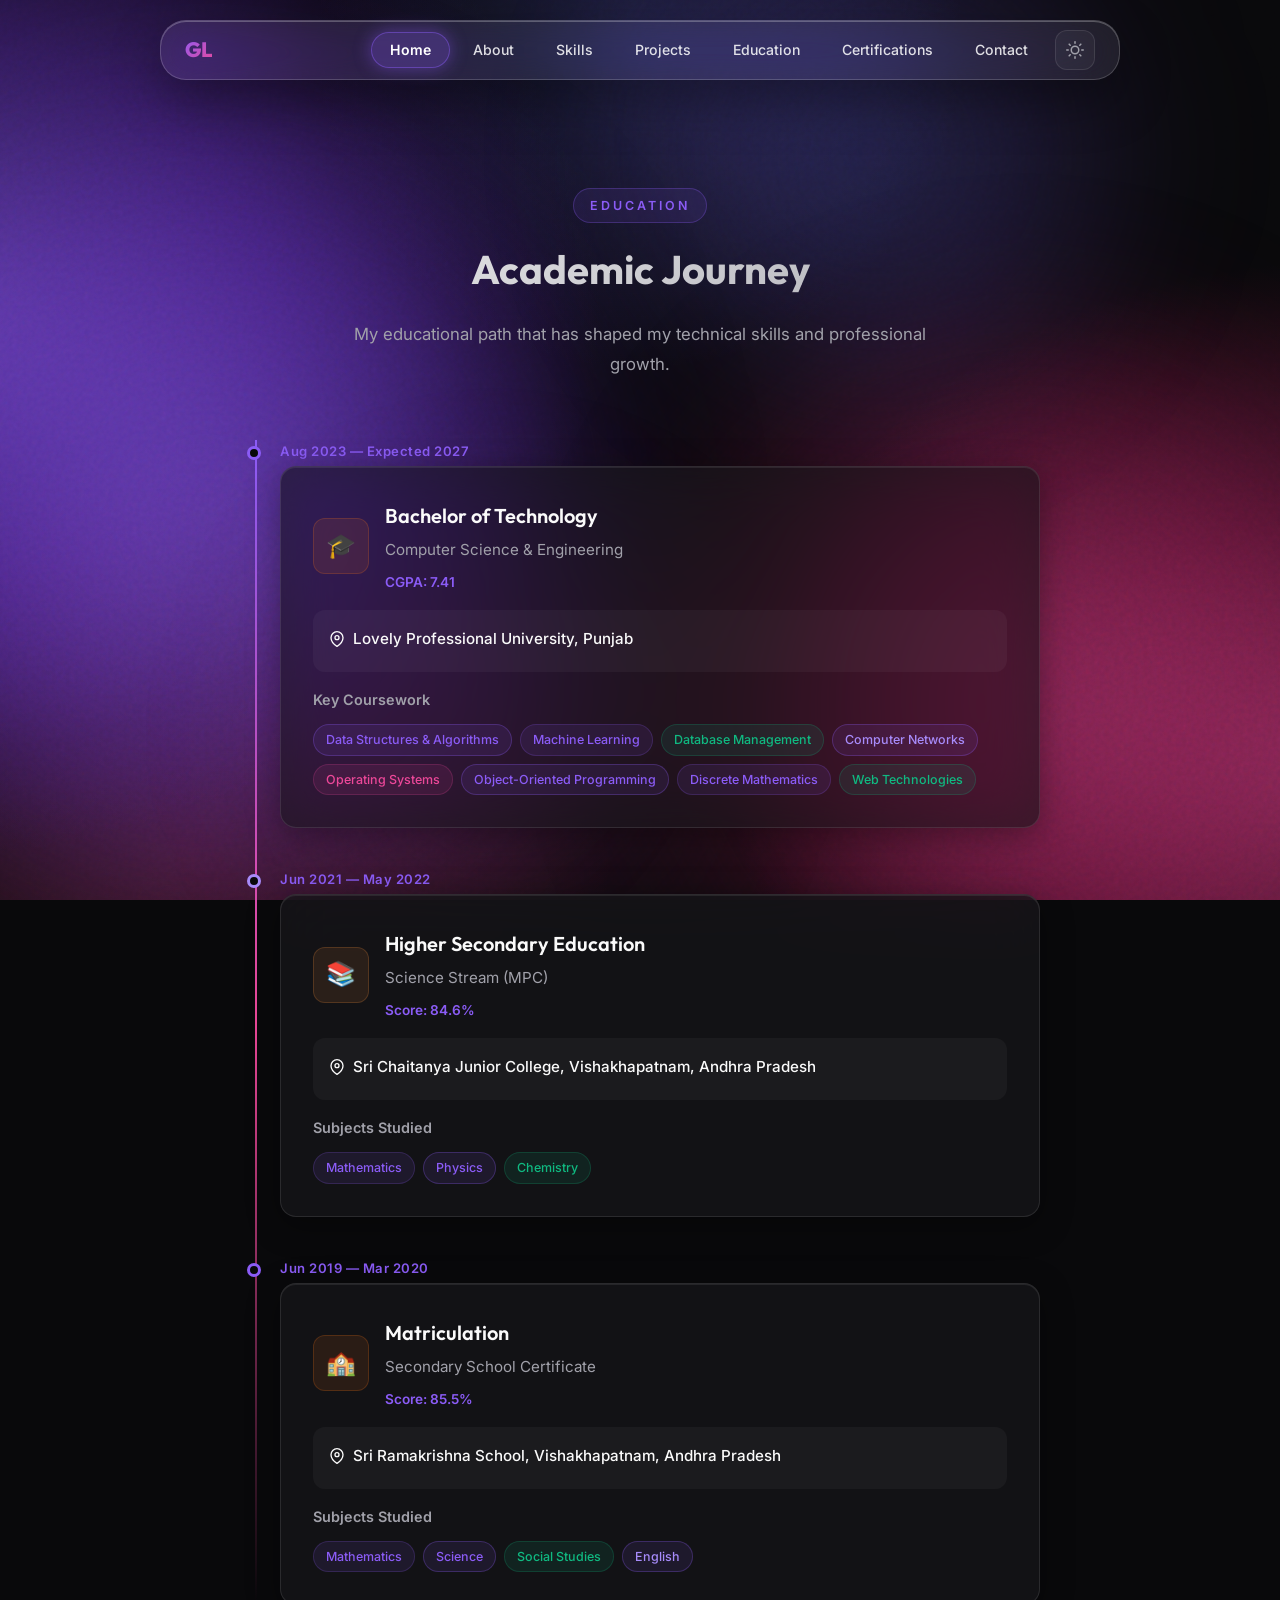
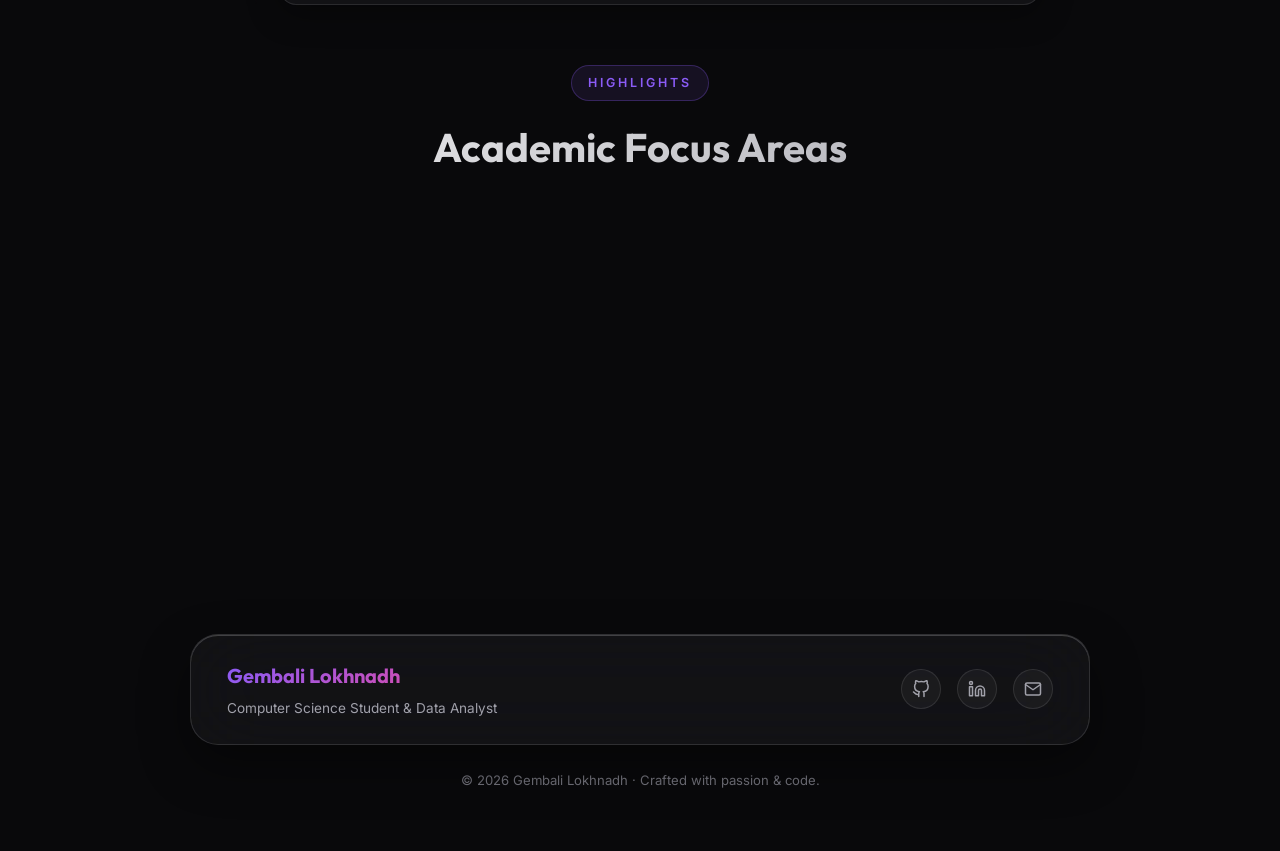
<file: education.html>
<!DOCTYPE html>
<html lang="en" data-theme="dark">

<head>
  <meta charset="UTF-8">
  <meta name="viewport" content="width=device-width, initial-scale=1.0">
  <meta name="description"
    content="Educational background of Gembali Lokhnadh - B.Tech CSE at Lovely Professional University, CGPA 7.41.">
  <title>Education | Gembali Lokhnadh</title>
  <link rel="icon" type="image/svg+xml" href="favicon.svg">
  <link rel="stylesheet" href="css/style.css?v=3.0">
</head>

<body>
  <div class="page-content">
    <section>
      <div class="container">
        <div class="section-header fade-in">
          <span class="section-label">Education</span>
          <h1 class="section-title">Academic Journey</h1>
          <p class="section-subtitle">My educational path that has shaped my technical skills and professional growth.</p>
        </div>

        <div style="max-width: 800px; margin: 0 auto;">
          <div class="timeline">

            <!-- B.Tech -->
            <div class="timeline-item fade-in">
              <div class="timeline-date">Aug 2023 &mdash; Expected 2027</div>
              <div class="card" style="margin-top: 4px;">
                <div style="display:flex;align-items:center;gap:16px;margin-bottom:16px;">
                  <div
                    style="width:56px;height:56px;border-radius:var(--radius-md);background:rgba(249,115,22,0.1);border:1px solid rgba(249,115,22,0.2);display:flex;align-items:center;justify-content:center;font-size:1.5rem;flex-shrink:0;">
                    🎓</div>
                  <div>
                    <h3 class="timeline-title">Bachelor of Technology</h3>
                    <p class="timeline-subtitle">Computer Science &amp; Engineering</p>
                    <p style="font-size:0.85rem;color:var(--accent);font-weight:600;">CGPA: 7.41</p>
                  </div>
                </div>
                <div
                  style="padding:16px;background:var(--bg-glass);border-radius:var(--radius-md);margin-bottom:16px;">
                  <div style="display:flex;align-items:center;gap:8px;margin-bottom:4px;">
                    <svg width="16" height="16" viewBox="0 0 24 24" fill="none" stroke="currentColor" stroke-width="2">
                      <path d="M21 10c0 7-9 13-9 13s-9-6-9-13a9 9 0 0 1 18 0z" />
                      <circle cx="12" cy="10" r="3" />
                    </svg>
                    <span style="font-size:0.95rem;font-weight:500;">Lovely Professional University, Punjab</span>
                  </div>
                </div>
                <h4 style="font-size:0.9rem;font-weight:600;margin-bottom:12px;color:var(--text-secondary);">Key Coursework</h4>
                <div style="display:flex;flex-wrap:wrap;gap:8px;">
                  <span class="tag">Data Structures &amp; Algorithms</span>
                  <span class="tag tag-purple">Machine Learning</span>
                  <span class="tag tag-green">Database Management</span>
                  <span class="tag tag-orange">Computer Networks</span>
                  <span class="tag tag-pink">Operating Systems</span>
                  <span class="tag">Object-Oriented Programming</span>
                  <span class="tag tag-purple">Discrete Mathematics</span>
                  <span class="tag tag-green">Web Technologies</span>
                </div>
              </div>
            </div>

            <!-- Higher Secondary -->
            <div class="timeline-item fade-in delay-2">
              <div class="timeline-date">Jun 2021 &mdash; May 2022</div>
              <div class="card" style="margin-top: 4px;">
                <div style="display:flex;align-items:center;gap:16px;margin-bottom:16px;">
                  <div
                    style="width:56px;height:56px;border-radius:var(--radius-md);background:rgba(251,146,60,0.1);border:1px solid rgba(251,146,60,0.2);display:flex;align-items:center;justify-content:center;font-size:1.5rem;flex-shrink:0;">
                    📚</div>
                  <div>
                    <h3 class="timeline-title">Higher Secondary Education</h3>
                    <p class="timeline-subtitle">Science Stream (MPC)</p>
                    <p style="font-size:0.85rem;color:var(--accent);font-weight:600;">Score: 84.6%</p>
                  </div>
                </div>
                <div
                  style="padding:16px;background:var(--bg-glass);border-radius:var(--radius-md);margin-bottom:16px;">
                  <div style="display:flex;align-items:center;gap:8px;margin-bottom:4px;">
                    <svg width="16" height="16" viewBox="0 0 24 24" fill="none" stroke="currentColor" stroke-width="2">
                      <path d="M21 10c0 7-9 13-9 13s-9-6-9-13a9 9 0 0 1 18 0z" />
                      <circle cx="12" cy="10" r="3" />
                    </svg>
                    <span style="font-size:0.95rem;font-weight:500;">Sri Chaitanya Junior College, Vishakhapatnam, Andhra Pradesh</span>
                  </div>
                </div>
                <h4 style="font-size:0.9rem;font-weight:600;margin-bottom:12px;color:var(--text-secondary);">Subjects Studied</h4>
                <div style="display:flex;flex-wrap:wrap;gap:8px;">
                  <span class="tag tag-purple">Mathematics</span>
                  <span class="tag">Physics</span>
                  <span class="tag tag-green">Chemistry</span>
                </div>
              </div>
            </div>

            <!-- Matriculation -->
            <div class="timeline-item fade-in delay-3">
              <div class="timeline-date">Jun 2019 &mdash; Mar 2020</div>
              <div class="card" style="margin-top: 4px;">
                <div style="display:flex;align-items:center;gap:16px;margin-bottom:16px;">
                  <div
                    style="width:56px;height:56px;border-radius:var(--radius-md);background:rgba(249,115,22,0.1);border:1px solid rgba(249,115,22,0.2);display:flex;align-items:center;justify-content:center;font-size:1.5rem;flex-shrink:0;">
                    🏫</div>
                  <div>
                    <h3 class="timeline-title">Matriculation</h3>
                    <p class="timeline-subtitle">Secondary School Certificate</p>
                    <p style="font-size:0.85rem;color:var(--accent);font-weight:600;">Score: 85.5%</p>
                  </div>
                </div>
                <div
                  style="padding:16px;background:var(--bg-glass);border-radius:var(--radius-md);margin-bottom:16px;">
                  <div style="display:flex;align-items:center;gap:8px;margin-bottom:4px;">
                    <svg width="16" height="16" viewBox="0 0 24 24" fill="none" stroke="currentColor" stroke-width="2">
                      <path d="M21 10c0 7-9 13-9 13s-9-6-9-13a9 9 0 0 1 18 0z" />
                      <circle cx="12" cy="10" r="3" />
                    </svg>
                    <span style="font-size:0.95rem;font-weight:500;">Sri Ramakrishna School, Vishakhapatnam, Andhra Pradesh</span>
                  </div>
                </div>
                <h4 style="font-size:0.9rem;font-weight:600;margin-bottom:12px;color:var(--text-secondary);">Subjects Studied</h4>
                <div style="display:flex;flex-wrap:wrap;gap:8px;">
                  <span class="tag tag-purple">Mathematics</span>
                  <span class="tag">Science</span>
                  <span class="tag tag-green">Social Studies</span>
                  <span class="tag tag-orange">English</span>
                </div>
              </div>
            </div>

          </div>
        </div>

        <!-- Academic Highlights -->
        <div style="margin-top:60px;">
          <div class="section-header fade-in">
            <span class="section-label">Highlights</span>
            <h2 class="section-title">Academic Focus Areas</h2>
          </div>
          <div class="grid-3 fade-in">
            <div class="card" style="text-align:center;">
              <div style="font-size:2.5rem;margin-bottom:12px;">🏆</div>
              <h3 style="font-family:var(--font-heading);font-size:1.1rem;margin-bottom:8px;">DSA Practice</h3>
              <p style="font-size:0.85rem;color:var(--text-secondary);">Actively solving competitive programming problems and mastering algorithmic thinking — 100+ LeetCode problems solved.</p>
            </div>
            <div class="card" style="text-align:center;">
              <div style="font-size:2.5rem;margin-bottom:12px;">🔬</div>
              <h3 style="font-family:var(--font-heading);font-size:1.1rem;margin-bottom:8px;">Research Interests</h3>
              <p style="font-size:0.85rem;color:var(--text-secondary);">Exploring machine learning models, data visualization techniques, and analytics research papers.</p>
            </div>
            <div class="card" style="text-align:center;">
              <div style="font-size:2.5rem;margin-bottom:12px;">📖</div>
              <h3 style="font-family:var(--font-heading);font-size:1.1rem;margin-bottom:8px;">Self-Learning</h3>
              <p style="font-size:0.85rem;color:var(--text-secondary);">Supplementing academics with online courses and certifications from IBM, Oracle, Cisco, and freeCodeCamp.</p>
            </div>
          </div>
        </div>

      </div>
    </section>
  </div>

  <script src="js/nav.js?v=3.0"></script>
  <script src="js/main.js?v=3.0"></script>
</body>

</html>
</file>
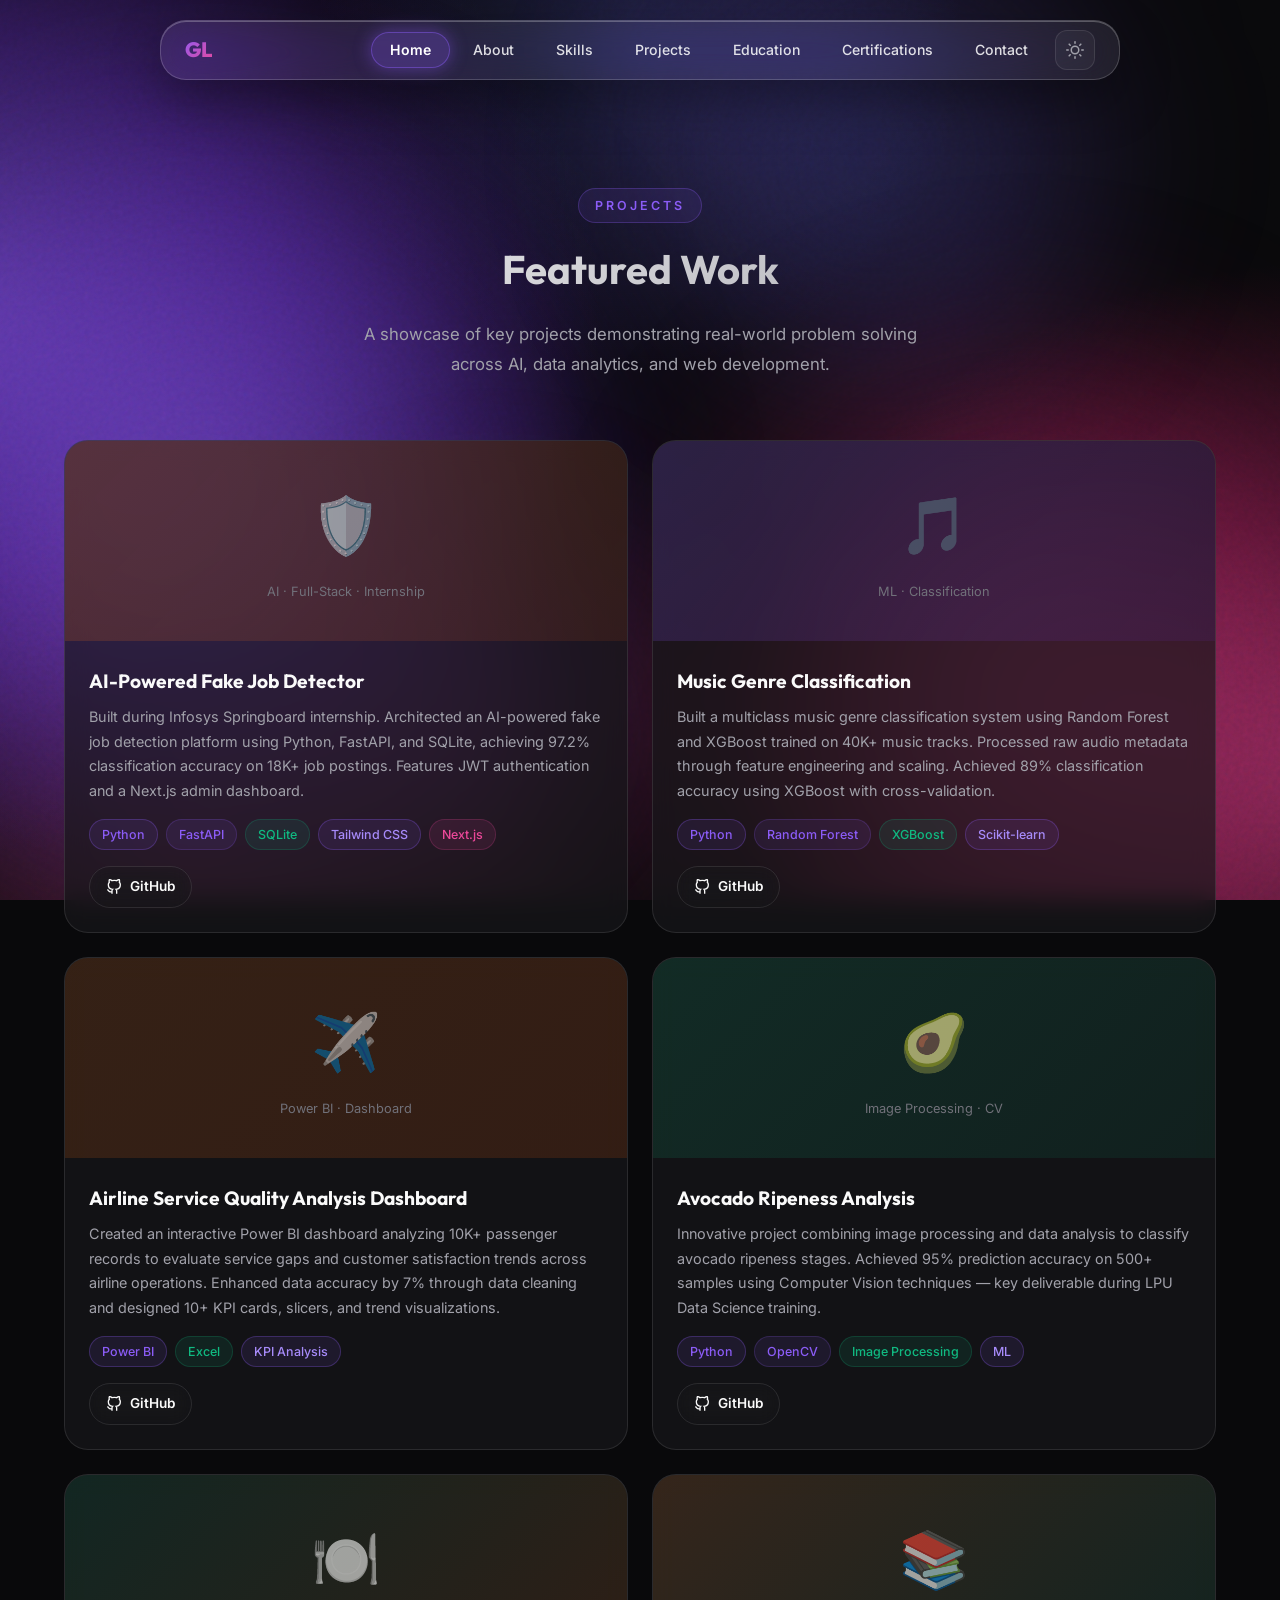
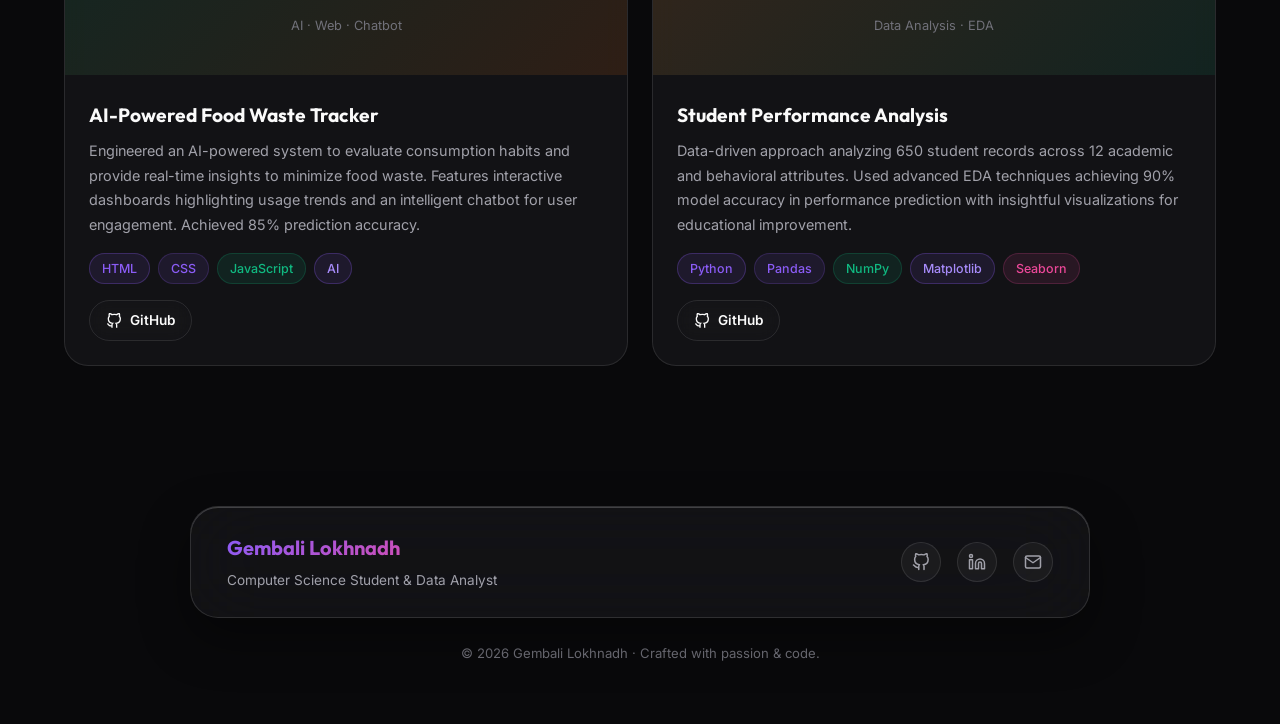
<file: projects.html>
<!DOCTYPE html>
<html lang="en" data-theme="dark">

<head>
  <meta charset="UTF-8">
  <meta name="viewport" content="width=device-width, initial-scale=1.0">
  <meta name="description"
    content="Projects by Gembali Lokhnadh — AI fake job detector, music genre classifier, airline analytics dashboard, and more.">
  <title>Projects | Gembali Lokhnadh</title>
  <link rel="icon" type="image/svg+xml" href="favicon.svg">
  <link rel="stylesheet" href="css/style.css?v=3.0">
</head>

<body>
  <div class="page-content">
    <section>
      <div class="container">
        <div class="section-header fade-in">
          <span class="section-label">Projects</span>
          <h1 class="section-title">Featured Work</h1>
          <p class="section-subtitle">A showcase of key projects demonstrating real-world problem solving across AI, data analytics, and web development.</p>
        </div>

        <!-- Project Cards -->
        <div class="grid-2">

          <!-- Project: Fake Job Detector (Infosys Internship) -->
          <div class="project-card fade-in" data-category="web">
            <div class="project-card-image"
              style="background:linear-gradient(135deg,rgba(249,115,22,0.2),rgba(234,88,12,0.1));">
              <div style="text-align:center;">
                <div class="project-icon">🛡️</div>
                <p style="font-size:0.8rem;color:var(--text-muted);margin-top:8px;">AI · Full-Stack · Internship</p>
              </div>
            </div>
            <div class="project-card-body">
              <h3 class="project-card-title">AI-Powered Fake Job Detector</h3>
              <p class="project-card-desc">
                Built during Infosys Springboard internship. Architected an AI-powered fake job detection platform using Python, FastAPI, and SQLite, achieving 97.2% classification accuracy on 18K+ job postings. Features JWT authentication and a Next.js admin dashboard.
              </p>
              <div class="project-card-tags">
                <span class="tag">Python</span>
                <span class="tag tag-purple">FastAPI</span>
                <span class="tag tag-green">SQLite</span>
                <span class="tag tag-orange">Tailwind CSS</span>
                <span class="tag tag-pink">Next.js</span>
              </div>
              <div class="project-card-links">
                <a href="https://github.com/lokhnadhgembali/Fake_Job_Detection" target="_blank" class="btn btn-secondary"
                  style="padding:8px 16px;font-size:0.85rem;">
                  <svg width="16" height="16" viewBox="0 0 24 24" fill="none" stroke="currentColor" stroke-width="2"><path d="M9 19c-5 1.5-5-2.5-7-3m14 6v-3.87a3.37 3.37 0 0 0-.94-2.61c3.14-.35 6.44-1.54 6.44-7A5.44 5.44 0 0 0 20 4.77 5.07 5.07 0 0 0 19.91 1S18.73.65 16 2.48a13.38 13.38 0 0 0-7 0C6.27.65 5.09 1 5.09 1A5.07 5.07 0 0 0 5 4.77a5.44 5.44 0 0 0-1.5 3.78c0 5.42 3.3 6.61 6.44 7A3.37 3.37 0 0 0 9 18.13V22"/></svg>
                  GitHub
                </a>
              </div>
            </div>
          </div>

          <!-- Project: Music Genre Classification -->
          <div class="project-card fade-in delay-1" data-category="ml">
            <div class="project-card-image"
              style="background:linear-gradient(135deg,rgba(139,92,246,0.2),rgba(109,40,217,0.1));">
              <div style="text-align:center;">
                <div class="project-icon">🎵</div>
                <p style="font-size:0.8rem;color:var(--text-muted);margin-top:8px;">ML · Classification</p>
              </div>
            </div>
            <div class="project-card-body">
              <h3 class="project-card-title">Music Genre Classification</h3>
              <p class="project-card-desc">
                Built a multiclass music genre classification system using Random Forest and XGBoost trained on 40K+ music tracks. Processed raw audio metadata through feature engineering and scaling. Achieved 89% classification accuracy using XGBoost with cross-validation.
              </p>
              <div class="project-card-tags">
                <span class="tag">Python</span>
                <span class="tag tag-purple">Random Forest</span>
                <span class="tag tag-green">XGBoost</span>
                <span class="tag tag-orange">Scikit-learn</span>
              </div>
              <div class="project-card-links">
                <a href="https://github.com/lokhnadhgembali/Music-Genre-Classification" target="_blank" class="btn btn-secondary"
                  style="padding:8px 16px;font-size:0.85rem;">
                  <svg width="16" height="16" viewBox="0 0 24 24" fill="none" stroke="currentColor" stroke-width="2"><path d="M9 19c-5 1.5-5-2.5-7-3m14 6v-3.87a3.37 3.37 0 0 0-.94-2.61c3.14-.35 6.44-1.54 6.44-7A5.44 5.44 0 0 0 20 4.77 5.07 5.07 0 0 0 19.91 1S18.73.65 16 2.48a13.38 13.38 0 0 0-7 0C6.27.65 5.09 1 5.09 1A5.07 5.07 0 0 0 5 4.77a5.44 5.44 0 0 0-1.5 3.78c0 5.42 3.3 6.61 6.44 7A3.37 3.37 0 0 0 9 18.13V22"/></svg>
                  GitHub
                </a>
              </div>
            </div>
          </div>

          <!-- Project: Airline Service Quality -->
          <div class="project-card fade-in delay-2" data-category="data">
            <div class="project-card-image"
              style="background:linear-gradient(135deg,rgba(249,115,22,0.15),rgba(234,88,12,0.15));">
              <div style="text-align:center;">
                <div class="project-icon">✈️</div>
                <p style="font-size:0.8rem;color:var(--text-muted);margin-top:8px;">Power BI · Dashboard</p>
              </div>
            </div>
            <div class="project-card-body">
              <h3 class="project-card-title">Airline Service Quality Analysis Dashboard</h3>
              <p class="project-card-desc">
                Created an interactive Power BI dashboard analyzing 10K+ passenger records to evaluate service gaps and customer satisfaction trends across airline operations. Enhanced data accuracy by 7% through data cleaning and designed 10+ KPI cards, slicers, and trend visualizations.
              </p>
              <div class="project-card-tags">
                <span class="tag">Power BI</span>
                <span class="tag tag-green">Excel</span>
                <span class="tag tag-orange">KPI Analysis</span>
              </div>
              <div class="project-card-links">
                <a href="https://github.com/lokhnadhgembali/Airline-Service-Quality-analysis-Dashboard"
                  target="_blank" class="btn btn-secondary" style="padding:8px 16px;font-size:0.85rem;">
                  <svg width="16" height="16" viewBox="0 0 24 24" fill="none" stroke="currentColor" stroke-width="2"><path d="M9 19c-5 1.5-5-2.5-7-3m14 6v-3.87a3.37 3.37 0 0 0-.94-2.61c3.14-.35 6.44-1.54 6.44-7A5.44 5.44 0 0 0 20 4.77 5.07 5.07 0 0 0 19.91 1S18.73.65 16 2.48a13.38 13.38 0 0 0-7 0C6.27.65 5.09 1 5.09 1A5.07 5.07 0 0 0 5 4.77a5.44 5.44 0 0 0-1.5 3.78c0 5.42 3.3 6.61 6.44 7A3.37 3.37 0 0 0 9 18.13V22"/></svg>
                  GitHub
                </a>
              </div>
            </div>
          </div>

          <!-- Project: Avocado Ripeness -->
          <div class="project-card fade-in delay-3" data-category="ml">
            <div class="project-card-image"
              style="background:linear-gradient(135deg,rgba(16,185,129,0.15),rgba(5,150,105,0.1));">
              <div style="text-align:center;">
                <div class="project-icon">🥑</div>
                <p style="font-size:0.8rem;color:var(--text-muted);margin-top:8px;">Image Processing · CV</p>
              </div>
            </div>
            <div class="project-card-body">
              <h3 class="project-card-title">Avocado Ripeness Analysis</h3>
              <p class="project-card-desc">
                Innovative project combining image processing and data analysis to classify avocado ripeness stages. Achieved 95% prediction accuracy on 500+ samples using Computer Vision techniques — key deliverable during LPU Data Science training.
              </p>
              <div class="project-card-tags">
                <span class="tag">Python</span>
                <span class="tag tag-purple">OpenCV</span>
                <span class="tag tag-green">Image Processing</span>
                <span class="tag tag-orange">ML</span>
              </div>
              <div class="project-card-links">
                <a href="https://github.com/lokhnadhgembali/Avacado-Ripeness-Analysis" target="_blank"
                  class="btn btn-secondary" style="padding:8px 16px;font-size:0.85rem;">
                  <svg width="16" height="16" viewBox="0 0 24 24" fill="none" stroke="currentColor" stroke-width="2"><path d="M9 19c-5 1.5-5-2.5-7-3m14 6v-3.87a3.37 3.37 0 0 0-.94-2.61c3.14-.35 6.44-1.54 6.44-7A5.44 5.44 0 0 0 20 4.77 5.07 5.07 0 0 0 19.91 1S18.73.65 16 2.48a13.38 13.38 0 0 0-7 0C6.27.65 5.09 1 5.09 1A5.07 5.07 0 0 0 5 4.77a5.44 5.44 0 0 0-1.5 3.78c0 5.42 3.3 6.61 6.44 7A3.37 3.37 0 0 0 9 18.13V22"/></svg>
                  GitHub
                </a>
              </div>
            </div>
          </div>

          <!-- Project: AI Food Waste Tracker -->
          <div class="project-card fade-in delay-4" data-category="web">
            <div class="project-card-image"
              style="background:linear-gradient(135deg,rgba(16,185,129,0.12),rgba(249,115,22,0.12));">
              <div style="text-align:center;">
                <div class="project-icon">🍽️</div>
                <p style="font-size:0.8rem;color:var(--text-muted);margin-top:8px;">AI · Web · Chatbot</p>
              </div>
            </div>
            <div class="project-card-body">
              <h3 class="project-card-title">AI-Powered Food Waste Tracker</h3>
              <p class="project-card-desc">
                Engineered an AI-powered system to evaluate consumption habits and provide real-time insights to minimize food waste. Features interactive dashboards highlighting usage trends and an intelligent chatbot for user engagement. Achieved 85% prediction accuracy.
              </p>
              <div class="project-card-tags">
                <span class="tag">HTML</span>
                <span class="tag tag-purple">CSS</span>
                <span class="tag tag-green">JavaScript</span>
                <span class="tag tag-orange">AI</span>
              </div>
              <div class="project-card-links">
                <a href="https://github.com/lokhnadhgembali/Food-Waste-Tracker-AI-Powered-Chat-Bot" target="_blank"
                  class="btn btn-secondary" style="padding:8px 16px;font-size:0.85rem;">
                  <svg width="16" height="16" viewBox="0 0 24 24" fill="none" stroke="currentColor" stroke-width="2"><path d="M9 19c-5 1.5-5-2.5-7-3m14 6v-3.87a3.37 3.37 0 0 0-.94-2.61c3.14-.35 6.44-1.54 6.44-7A5.44 5.44 0 0 0 20 4.77 5.07 5.07 0 0 0 19.91 1S18.73.65 16 2.48a13.38 13.38 0 0 0-7 0C6.27.65 5.09 1 5.09 1A5.07 5.07 0 0 0 5 4.77a5.44 5.44 0 0 0-1.5 3.78c0 5.42 3.3 6.61 6.44 7A3.37 3.37 0 0 0 9 18.13V22"/></svg>
                  GitHub
                </a>
              </div>
            </div>
          </div>

          <!-- Project: Student Performance -->
          <div class="project-card fade-in delay-5" data-category="data">
            <div class="project-card-image"
              style="background:linear-gradient(135deg,rgba(251,146,60,0.15),rgba(16,185,129,0.1));">
              <div style="text-align:center;">
                <div class="project-icon">📚</div>
                <p style="font-size:0.8rem;color:var(--text-muted);margin-top:8px;">Data Analysis · EDA</p>
              </div>
            </div>
            <div class="project-card-body">
              <h3 class="project-card-title">Student Performance Analysis</h3>
              <p class="project-card-desc">
                Data-driven approach analyzing 650 student records across 12 academic and behavioral attributes. Used advanced EDA techniques achieving 90% model accuracy in performance prediction with insightful visualizations for educational improvement.
              </p>
              <div class="project-card-tags">
                <span class="tag">Python</span>
                <span class="tag tag-purple">Pandas</span>
                <span class="tag tag-green">NumPy</span>
                <span class="tag tag-orange">Matplotlib</span>
                <span class="tag tag-pink">Seaborn</span>
              </div>
              <div class="project-card-links">
                <a href="https://github.com/lokhnadhgembali/Student-performance" target="_blank"
                  class="btn btn-secondary" style="padding:8px 16px;font-size:0.85rem;">
                  <svg width="16" height="16" viewBox="0 0 24 24" fill="none" stroke="currentColor" stroke-width="2"><path d="M9 19c-5 1.5-5-2.5-7-3m14 6v-3.87a3.37 3.37 0 0 0-.94-2.61c3.14-.35 6.44-1.54 6.44-7A5.44 5.44 0 0 0 20 4.77 5.07 5.07 0 0 0 19.91 1S18.73.65 16 2.48a13.38 13.38 0 0 0-7 0C6.27.65 5.09 1 5.09 1A5.07 5.07 0 0 0 5 4.77a5.44 5.44 0 0 0-1.5 3.78c0 5.42 3.3 6.61 6.44 7A3.37 3.37 0 0 0 9 18.13V22"/></svg>
                  GitHub
                </a>
              </div>
            </div>
          </div>

        </div>
      </div>
    </section>
  </div>

  <script src="js/nav.js?v=3.0"></script>
  <script src="js/main.js?v=3.0"></script>
</body>

</html>
</file>
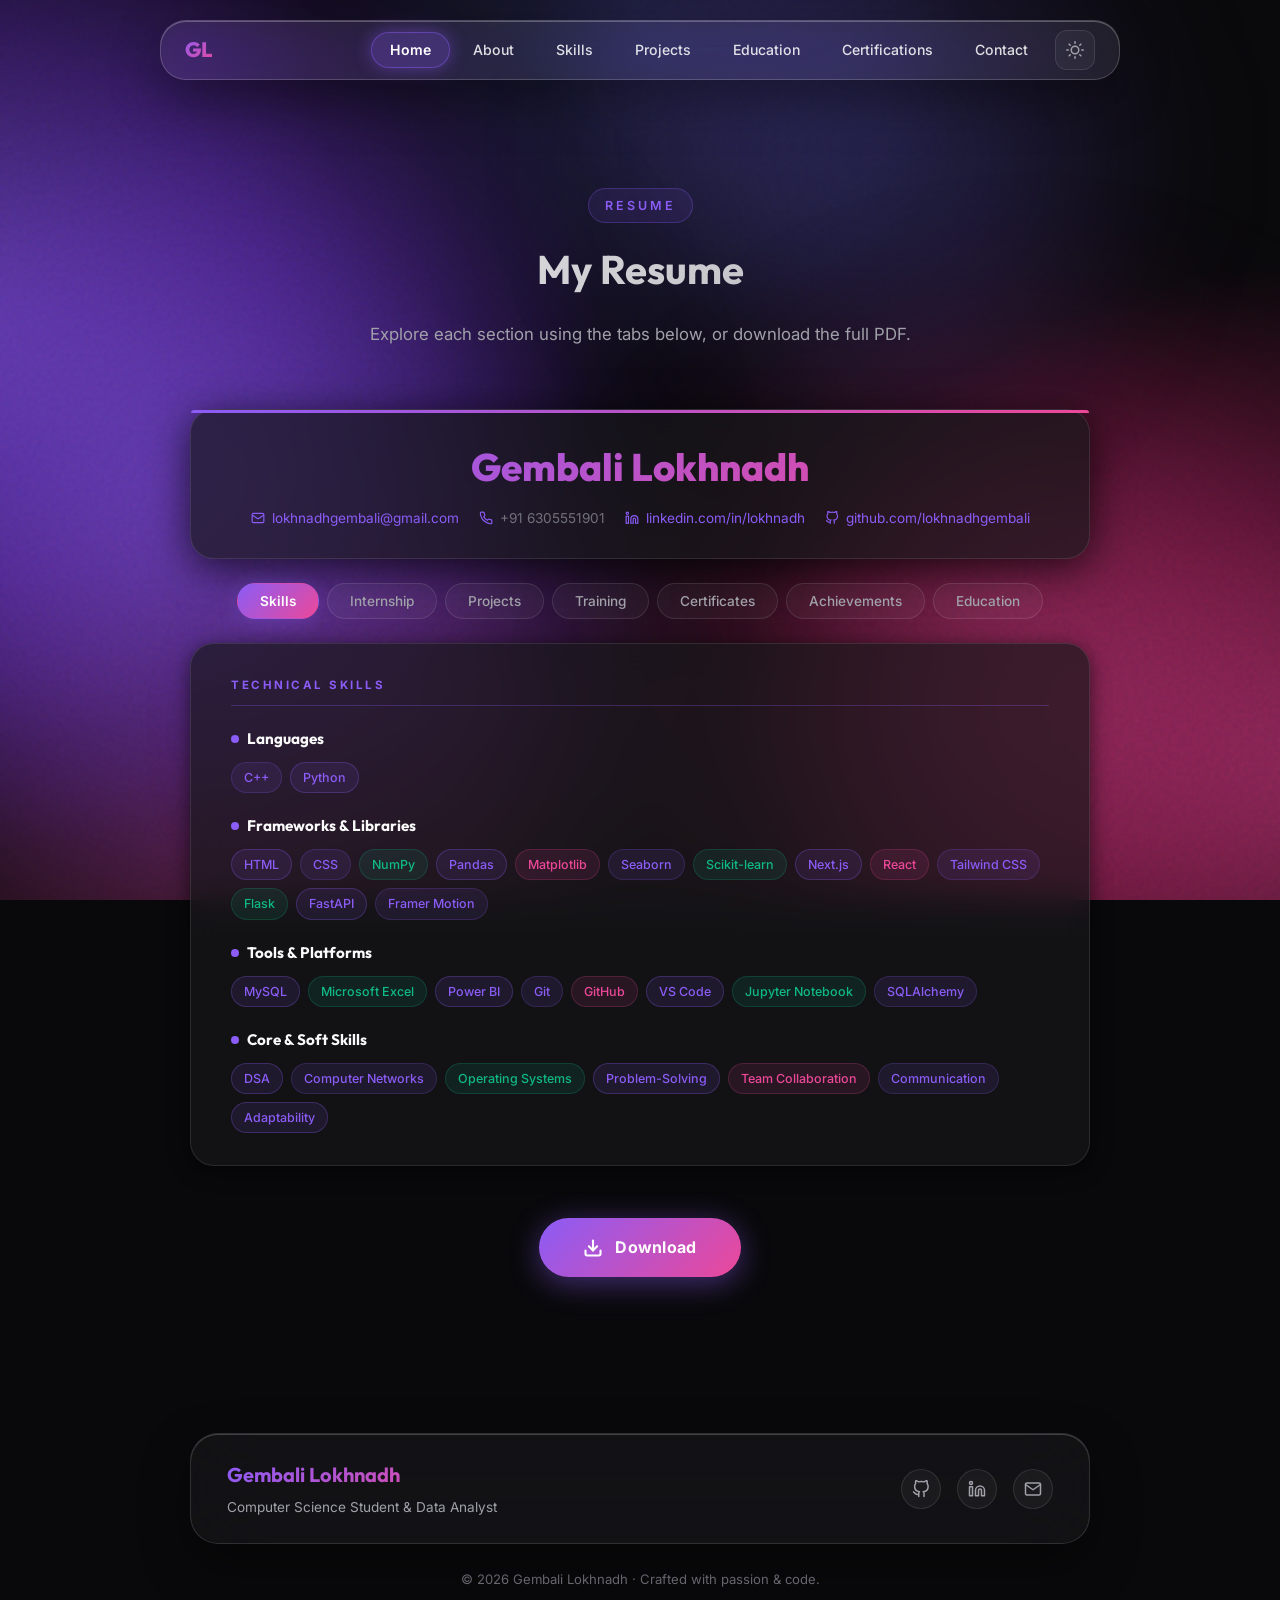
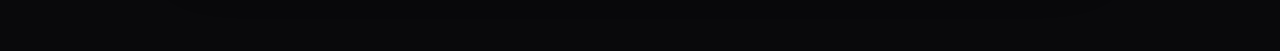
<file: resume.html>
<!DOCTYPE html>
<html lang="en" data-theme="dark">

<head>
  <meta charset="UTF-8">
  <meta name="viewport" content="width=device-width, initial-scale=1.0">
  <meta name="description"
    content="Resume of Gembali Lokhnadh - B.Tech CSE student at LPU specializing in Data Analytics, Machine Learning, and Web Development. Infosys Springboard intern.">
  <title>Resume | Gembali Lokhnadh</title>
  <link rel="icon" type="image/svg+xml" href="favicon.svg">
  <link rel="stylesheet" href="css/style.css?v=3.0">
  <style>
    /* ===== RESUME PAGE WRAPPER ===== */
    .resume-outer {
      max-width: 900px;
      margin: 0 auto;
    }

    /* ===== RESUME HEADER CARD ===== */
    .resume-header-card {
      background: var(--bg-card);
      border: 1px solid var(--bg-glass-border);
      border-radius: var(--radius-xl);
      padding: 36px 48px 28px;
      box-shadow: var(--shadow-lg);
      position: relative;
      margin-bottom: 24px;
      text-align: center;
      backdrop-filter: blur(16px);
    }

    .resume-header-card::before {
      content: '';
      position: absolute;
      top: 0; left: 0; right: 0;
      height: 3px;
      background: var(--gradient-main);
      border-radius: var(--radius-xl) var(--radius-xl) 0 0;
    }

    .rh-name {
      font-family: var(--font-heading);
      font-size: 2.4rem;
      font-weight: 800;
      background: var(--gradient-main);
      -webkit-background-clip: text;
      -webkit-text-fill-color: transparent;
      background-clip: text;
      margin-bottom: 18px;
      line-height: 1.1;
    }

    .rh-contacts {
      display: flex;
      justify-content: center;
      align-items: center;
      flex-wrap: wrap;
      gap: 20px;
      font-size: 0.85rem;
      color: var(--text-muted);
    }

    .rh-contact-item {
      display: flex;
      align-items: center;
      gap: 7px;
    }

    .rh-contact-item svg { flex-shrink: 0; color: var(--accent); }

    .rh-contact-item a {
      color: var(--accent);
      text-decoration: none;
      transition: opacity 0.2s;
    }

    .rh-contact-item a:hover { opacity: 0.75; }

    /* ===== TABS NAV ===== */
    .resume-tabs-nav {
      display: flex;
      justify-content: center;
      flex-wrap: wrap;
      gap: 8px;
      margin-bottom: 24px;
    }

    .rtab-btn {
      padding: 9px 22px;
      background: var(--bg-glass);
      border: 1px solid var(--bg-glass-border);
      border-radius: var(--radius-full);
      color: var(--text-secondary);
      font-family: var(--font-body);
      font-size: 0.85rem;
      font-weight: 500;
      cursor: pointer;
      transition: all 0.25s ease;
    }

    .rtab-btn:hover {
      background: var(--accent-subtle);
      border-color: var(--accent-border);
      color: var(--accent);
    }

    .rtab-btn.active {
      background: var(--gradient-main);
      border-color: transparent;
      color: white;
      font-weight: 600;
      box-shadow: 0 4px 20px var(--accent-glow);
    }

    /* ===== TAB PANELS ===== */
    .resume-tab-panel { display: none; }

    .resume-tab-panel.active {
      display: block;
      animation: fadeInUp 0.35s ease;
    }

    @keyframes fadeInUp {
      from { opacity: 0; transform: translateY(10px); }
      to   { opacity: 1; transform: translateY(0); }
    }

    /* ===== SECTION CARD ===== */
    .rs-card {
      background: var(--bg-card);
      border: 1px solid var(--bg-glass-border);
      border-radius: var(--radius-xl);
      padding: 32px 40px;
      box-shadow: var(--shadow-md);
      position: relative;
      backdrop-filter: blur(16px);
      margin-bottom: 16px;
    }

    .rs-card::before {
      content: '';
      position: absolute;
      top: 0; left: 0; right: 0;
      height: 2px;
      background: var(--gradient-main);
      border-radius: var(--radius-xl) var(--radius-xl) 0 0;
      opacity: 0;
      transition: opacity 0.3s;
    }

    .rs-card:hover::before { opacity: 1; }

    /* ===== SECTION LABEL ===== */
    .rs-section-label {
      font-size: 0.72rem;
      font-weight: 700;
      letter-spacing: 2.5px;
      text-transform: uppercase;
      color: var(--accent);
      margin-bottom: 20px;
      padding-bottom: 10px;
      border-bottom: 1px solid var(--accent-border);
    }

    /* ===== SKILLS SECTION ===== */
    .rs-skill-group { margin-bottom: 20px; }
    .rs-skill-group:last-child { margin-bottom: 0; }

    .rs-skill-group-title {
      font-family: var(--font-heading);
      font-size: 0.95rem;
      font-weight: 700;
      color: var(--text-primary);
      margin-bottom: 10px;
      display: flex;
      align-items: center;
      gap: 8px;
    }

    .rs-skill-group-title .dot {
      width: 8px; height: 8px;
      border-radius: 50%;
      background: var(--accent);
      flex-shrink: 0;
    }

    .skill-entry {
      display: flex;
      gap: 0;
      margin-bottom: 6px;
      font-size: 0.87rem;
      line-height: 1.65;
      color: var(--text-secondary);
    }

    .skill-entry::before {
      content: '\2014';
      color: var(--accent);
      margin-right: 10px;
      flex-shrink: 0;
    }

    /* ===== SKILL TAG PILLS ===== */
    .rs-tag-row {
      display: flex;
      flex-wrap: wrap;
      gap: 8px;
      margin-top: 6px;
    }

    .rs-tag {
      display: inline-block;
      padding: 4px 12px;
      font-size: 0.78rem;
      font-weight: 500;
      border-radius: var(--radius-full);
      background: var(--accent-subtle);
      color: var(--accent);
      border: 1px solid var(--accent-border);
    }

    .rs-tag-purple { background: rgba(139,92,246,0.1); color: #8b5cf6; border-color: rgba(139,92,246,0.2); }
    .rs-tag-green  { background: rgba(16,185,129,0.1); color: var(--accent-green); border-color: rgba(16,185,129,0.2); }
    .rs-tag-pink   { background: rgba(236,72,153,0.1); color: #ec4899; border-color: rgba(236,72,153,0.2); }

    /* ===== PROJECTS / EXPERIENCE ITEMS ===== */
    .rs-item {
      margin-bottom: 26px;
      padding-bottom: 26px;
      border-bottom: 1px solid var(--bg-glass-border);
    }

    .rs-item:last-child {
      margin-bottom: 0;
      padding-bottom: 0;
      border-bottom: none;
    }

    .rs-item-header {
      display: flex;
      justify-content: space-between;
      align-items: flex-start;
      gap: 12px;
      margin-bottom: 4px;
      flex-wrap: wrap;
    }

    .rs-item-org {
      font-family: var(--font-heading);
      font-size: 1rem;
      font-weight: 700;
      color: var(--text-primary);
      background: var(--gradient-main);
      -webkit-background-clip: text;
      -webkit-text-fill-color: transparent;
      background-clip: text;
    }

    .rs-item-role {
      font-size: 0.88rem;
      color: var(--text-secondary);
      font-weight: 500;
      margin-bottom: 4px;
    }

    .rs-item-date {
      display: inline-block;
      font-size: 0.77rem;
      color: var(--accent);
      font-weight: 600;
      padding: 3px 10px;
      background: var(--accent-subtle);
      border: 1px solid var(--accent-border);
      border-radius: var(--radius-full);
      white-space: nowrap;
      flex-shrink: 0;
    }

    .rs-item-sub {
      font-size: 0.82rem;
      color: var(--text-muted);
      margin-bottom: 10px;
      font-style: italic;
    }

    .rs-item-title {
      font-family: var(--font-heading);
      font-size: 0.98rem;
      font-weight: 700;
      color: var(--text-primary);
      margin-bottom: 4px;
      display: flex;
      align-items: center;
      gap: 10px;
      flex-wrap: wrap;
    }

    .rs-gh-link {
      font-size: 0.75rem;
      font-weight: 600;
      color: var(--accent);
      text-decoration: none;
      padding: 2px 9px;
      background: var(--accent-subtle);
      border: 1px solid var(--accent-border);
      border-radius: var(--radius-full);
      transition: all 0.2s;
    }

    .rs-gh-link:hover { background: rgba(249,115,22,0.15); }

    .rs-bullets {
      list-style: none;
      padding: 0;
      margin: 8px 0;
    }

    .rs-bullets li {
      font-size: 0.86rem;
      color: var(--text-secondary);
      line-height: 1.7;
      margin-bottom: 5px;
      padding-left: 18px;
      position: relative;
    }

    .rs-bullets li::before {
      content: '\2022';
      position: absolute;
      left: 0;
      color: var(--accent);
      font-size: 1rem;
    }

    .rs-bullets li strong { color: var(--text-primary); font-weight: 600; }

    .rs-techstack {
      font-size: 0.8rem;
      color: var(--text-muted);
      margin-top: 8px;
      display: flex;
      align-items: center;
      gap: 6px;
      flex-wrap: wrap;
    }

    .rs-techstack strong { color: var(--text-secondary); font-weight: 600; }

    /* ===== CERTIFICATES ===== */
    .cert-row {
      display: flex;
      justify-content: space-between;
      align-items: center;
      gap: 12px;
      margin-bottom: 12px;
      font-size: 0.86rem;
      padding-bottom: 12px;
      border-bottom: 1px solid var(--bg-glass-border);
      flex-wrap: wrap;
    }

    .cert-row:last-child {
      margin-bottom: 0;
      padding-bottom: 0;
      border-bottom: none;
    }

    .cert-row-left {
      display: flex;
      align-items: center;
      gap: 0;
      color: var(--text-secondary);
      flex: 1;
    }

    .cert-row-left::before {
      content: '\2022';
      color: var(--accent);
      margin-right: 10px;
      flex-shrink: 0;
      font-size: 1rem;
    }

    .cert-row-left a {
      color: var(--accent);
      margin-left: 8px;
      font-weight: 600;
      font-size: 0.78rem;
      text-decoration: none;
      padding: 2px 8px;
      background: var(--accent-subtle);
      border: 1px solid var(--accent-border);
      border-radius: var(--radius-full);
    }

    .cert-row-left a:hover { background: rgba(249,115,22,0.15); }

    .cert-row-date {
      font-size: 0.78rem;
      color: var(--accent);
      white-space: nowrap;
      font-weight: 600;
      flex-shrink: 0;
    }

    /* ===== EDUCATION ===== */
    .edu-row {
      display: flex;
      justify-content: space-between;
      align-items: flex-start;
      gap: 12px;
      margin-bottom: 20px;
      padding-bottom: 20px;
      border-bottom: 1px solid var(--bg-glass-border);
      flex-wrap: wrap;
    }

    .edu-row:last-child {
      margin-bottom: 0;
      padding-bottom: 0;
      border-bottom: none;
    }

    .edu-row-left { flex: 1; min-width: 200px; }

    .edu-inst {
      font-family: var(--font-heading);
      font-size: 1rem;
      font-weight: 700;
      background: var(--gradient-main);
      -webkit-background-clip: text;
      -webkit-text-fill-color: transparent;
      background-clip: text;
      margin-bottom: 4px;
    }

    .edu-degree {
      font-size: 0.86rem;
      color: var(--text-secondary);
    }

    .edu-degree strong { color: var(--text-primary); }

    .edu-row-right { text-align: right; flex-shrink: 0; }

    .edu-location {
      font-size: 0.83rem;
      color: var(--text-secondary);
    }

    .edu-date {
      font-size: 0.78rem;
      color: var(--accent);
      font-weight: 600;
      margin-top: 4px;
    }

    /* ===== ACHIEVEMENTS ===== */
    .achieve-row {
      display: flex;
      justify-content: space-between;
      align-items: flex-start;
      gap: 12px;
      font-size: 0.86rem;
      margin-bottom: 12px;
      padding-bottom: 12px;
      border-bottom: 1px solid var(--bg-glass-border);
      flex-wrap: wrap;
    }

    .achieve-row:last-child {
      margin-bottom: 0; padding-bottom: 0; border-bottom: none;
    }

    .achieve-row-left {
      display: flex;
      align-items: flex-start;
      color: var(--text-secondary);
      line-height: 1.65;
      flex: 1;
    }

    .achieve-row-left::before {
      content: '\2022';
      color: var(--accent);
      margin-right: 10px;
      flex-shrink: 0;
      font-size: 1rem;
    }

    .achieve-row-left strong { color: var(--text-primary); font-weight: 600; }

    .achieve-row-date {
      font-size: 0.78rem;
      color: var(--accent);
      font-weight: 600;
      white-space: nowrap;
      flex-shrink: 0;
    }

    /* ===== DOWNLOAD BUTTON ===== */
    .download-section {
      text-align: center;
      padding: 36px 0 16px;
    }

    .btn-download {
      display: inline-flex;
      align-items: center;
      gap: 12px;
      padding: 16px 44px;
      background: var(--gradient-main);
      color: white;
      font-family: var(--font-body);
      font-size: 1rem;
      font-weight: 700;
      border: none;
      border-radius: var(--radius-full);
      cursor: pointer;
      text-decoration: none;
      box-shadow: 0 6px 30px var(--accent-glow-strong);
      transition: all 0.3s ease;
      letter-spacing: 0.3px;
    }

    .btn-download:hover {
      transform: translateY(-3px);
      box-shadow: 0 12px 44px var(--accent-glow-strong);
      color: white;
    }

    .btn-download:active { transform: translateY(-1px); }

    .download-hint {
      margin-top: 12px;
      font-size: 0.8rem;
      color: var(--text-muted);
    }

    /* ===== PRINT ===== */
    @media print {
      @page { size: A4 portrait; margin: 8mm 12mm; }
      * { -webkit-print-color-adjust: exact !important; print-color-adjust: exact !important; }
      html, body { background: white !important; color: #111 !important; font-size: 7.5pt !important; line-height: 1.35 !important; }
      .navbar, .footer, .bg-grid, .bg-glow, #scroll-progress,
      .download-section, .section-header, .resume-tabs-nav { display: none !important; }
      .page-content { padding-top: 0 !important; }
      section { padding: 0 !important; }
      .container { padding: 0 !important; max-width: 100% !important; }
      .resume-outer { max-width: 100% !important; margin: 0 !important; }
      .resume-header-card { background: white !important; border: none !important; box-shadow: none !important; padding: 0 0 6px !important; margin-bottom: 6px !important; }
      .resume-header-card::before { display: none !important; }
      .rh-name { font-size: 15pt !important; color: #111 !important; -webkit-text-fill-color: #111 !important; margin-bottom: 6px !important; }
      .rh-contacts { gap: 12px !important; font-size: 7pt !important; }
      .rh-contact-item a { color: #ea580c !important; }
      .resume-tab-panel { display: block !important; }
      .rs-card { background: white !important; border: none !important; box-shadow: none !important; padding: 4px 0 !important; margin-bottom: 8px !important; }
      .rs-card::before { display: none !important; }
      .rs-section-label { font-size: 6.5pt !important; color: #ea580c !important; border-color: #ea580c !important; margin-bottom: 4px !important; }
      .rs-item { margin-bottom: 6px !important; padding-bottom: 5px !important; }
      .rs-item-org { font-size: 8pt !important; color: #ea580c !important; -webkit-text-fill-color: #ea580c !important; }
      .rs-item-date { font-size: 6pt !important; background: none !important; border: none !important; padding: 0 !important; }
      .rs-bullets li { font-size: 6.5pt !important; margin-bottom: 2px !important; }
      .rs-techstack { font-size: 6pt !important; }
      .edu-inst { color: #ea580c !important; -webkit-text-fill-color: #ea580c !important; }
      .edu-date { color: #ea580c !important; }
      .cert-row-date { color: #ea580c !important; }
      .achieve-row-date { color: #ea580c !important; }
    }

    /* ===== RESPONSIVE ===== */
    @media (max-width: 768px) {
      .resume-header-card { padding: 24px 20px 20px; }
      .rs-card { padding: 22px 18px; }
      .edu-row { flex-direction: column; gap: 4px; }
      .edu-row-right { text-align: left; }
    }
  </style>
</head>

<body>
  <div class="page-content">
    <section>
      <div class="container">

        <div class="section-header fade-in">
          <span class="section-label">Resume</span>
          <h1 class="section-title">My Resume</h1>
          <p class="section-subtitle">Explore each section using the tabs below, or download the full PDF.</p>
        </div>

        <div class="resume-outer">

          <!-- ===== RESUME HEADER ===== -->
          <div class="resume-header-card fade-in">
            <div class="rh-name">Gembali Lokhnadh</div>
            <div class="rh-contacts">
              <div class="rh-contact-item">
                <svg width="14" height="14" viewBox="0 0 24 24" fill="none" stroke="currentColor" stroke-width="2"><rect x="2" y="4" width="20" height="16" rx="2"/><path d="m22 7-8.97 5.7a1.94 1.94 0 0 1-2.06 0L2 7"/></svg>
                <a href="mailto:lokhnadhgembali@gmail.com">lokhnadhgembali@gmail.com</a>
              </div>
              <div class="rh-contact-item">
                <svg width="14" height="14" viewBox="0 0 24 24" fill="none" stroke="currentColor" stroke-width="2"><path d="M22 16.92v3a2 2 0 0 1-2.18 2A19.79 19.79 0 0 1 11.25 19a19.5 19.5 0 0 1-6-6 19.79 19.79 0 0 1-2.92-8.72A2 2 0 0 1 4.11 2h3a2 2 0 0 1 2 1.72c.127.96.361 1.903.7 2.81a2 2 0 0 1-.45 2.11L8.09 9.91a16 16 0 0 0 6 6l1.27-1.27a2 2 0 0 1 2.11-.45c.907.339 1.85.573 2.81.7A2 2 0 0 1 22 16.92z"/></svg>
                <span>+91 6305551901</span>
              </div>
              <div class="rh-contact-item">
                <svg width="14" height="14" viewBox="0 0 24 24" fill="none" stroke="currentColor" stroke-width="2"><path d="M16 8a6 6 0 0 1 6 6v7h-4v-7a2 2 0 0 0-2-2 2 2 0 0 0-2 2v7h-4v-7a6 6 0 0 1 6-6z"/><rect x="2" y="9" width="4" height="12"/><circle cx="4" cy="4" r="2"/></svg>
                <a href="https://www.linkedin.com/in/lokhnadh/" target="_blank" rel="noopener">linkedin.com/in/lokhnadh</a>
              </div>
              <div class="rh-contact-item">
                <svg width="14" height="14" viewBox="0 0 24 24" fill="none" stroke="currentColor" stroke-width="2"><path d="M9 19c-5 1.5-5-2.5-7-3m14 6v-3.87a3.37 3.37 0 0 0-.94-2.61c3.14-.35 6.44-1.54 6.44-7A5.44 5.44 0 0 0 20 4.77 5.07 5.07 0 0 0 19.91 1S18.73.65 16 2.48a13.38 13.38 0 0 0-7 0C6.27.65 5.09 1 5.09 1A5.07 5.07 0 0 0 5 4.77a5.44 5.44 0 0 0-1.5 3.78c0 5.42 3.3 6.61 6.44 7A3.37 3.37 0 0 0 9 18.13V22"/></svg>
                <a href="https://github.com/lokhnadhgembali" target="_blank" rel="noopener">github.com/lokhnadhgembali</a>
              </div>
            </div>
          </div>

          <!-- ===== TABS NAVIGATION ===== -->
          <div class="resume-tabs-nav fade-in">
            <button class="rtab-btn active" data-tab="skills">Skills</button>
            <button class="rtab-btn" data-tab="experience">Internship</button>
            <button class="rtab-btn" data-tab="projects">Projects</button>
            <button class="rtab-btn" data-tab="training">Training</button>
            <button class="rtab-btn" data-tab="certificates">Certificates</button>
            <button class="rtab-btn" data-tab="achievements">Achievements</button>
            <button class="rtab-btn" data-tab="education">Education</button>
          </div>

          <!-- ===== TAB: SKILLS ===== -->
          <div class="resume-tab-panel active" id="tab-skills">
            <div class="rs-card fade-in">
              <div class="rs-section-label">Technical Skills</div>

              <div class="rs-skill-group">
                <div class="rs-skill-group-title">
                  <span class="dot"></span> Languages
                </div>
                <div class="rs-tag-row">
                  <span class="rs-tag rs-tag-purple">C++</span>
                  <span class="rs-tag">Python</span>
                </div>
              </div>

              <div class="rs-skill-group">
                <div class="rs-skill-group-title">
                  <span class="dot"></span> Frameworks &amp; Libraries
                </div>
                <div class="rs-tag-row">
                  <span class="rs-tag">HTML</span>
                  <span class="rs-tag rs-tag-purple">CSS</span>
                  <span class="rs-tag rs-tag-green">NumPy</span>
                  <span class="rs-tag">Pandas</span>
                  <span class="rs-tag rs-tag-pink">Matplotlib</span>
                  <span class="rs-tag rs-tag-purple">Seaborn</span>
                  <span class="rs-tag rs-tag-green">Scikit-learn</span>
                  <span class="rs-tag">Next.js</span>
                  <span class="rs-tag rs-tag-pink">React</span>
                  <span class="rs-tag rs-tag-purple">Tailwind CSS</span>
                  <span class="rs-tag rs-tag-green">Flask</span>
                  <span class="rs-tag">FastAPI</span>
                  <span class="rs-tag rs-tag-purple">Framer Motion</span>
                </div>
              </div>

              <div class="rs-skill-group">
                <div class="rs-skill-group-title">
                  <span class="dot"></span> Tools &amp; Platforms
                </div>
                <div class="rs-tag-row">
                  <span class="rs-tag">MySQL</span>
                  <span class="rs-tag rs-tag-green">Microsoft Excel</span>
                  <span class="rs-tag">Power BI</span>
                  <span class="rs-tag rs-tag-purple">Git</span>
                  <span class="rs-tag rs-tag-pink">GitHub</span>
                  <span class="rs-tag">VS Code</span>
                  <span class="rs-tag rs-tag-green">Jupyter Notebook</span>
                  <span class="rs-tag rs-tag-purple">SQLAlchemy</span>
                </div>
              </div>

              <div class="rs-skill-group">
                <div class="rs-skill-group-title">
                  <span class="dot"></span> Core &amp; Soft Skills
                </div>
                <div class="rs-tag-row">
                  <span class="rs-tag">DSA</span>
                  <span class="rs-tag rs-tag-purple">Computer Networks</span>
                  <span class="rs-tag rs-tag-green">Operating Systems</span>
                  <span class="rs-tag">Problem-Solving</span>
                  <span class="rs-tag rs-tag-pink">Team Collaboration</span>
                  <span class="rs-tag rs-tag-purple">Communication</span>
                  <span class="rs-tag">Adaptability</span>
                </div>
              </div>
            </div>
          </div>

          <!-- ===== TAB: INTERNSHIP / EXPERIENCE ===== -->
          <div class="resume-tab-panel" id="tab-experience">
            <div class="rs-card fade-in">
              <div class="rs-section-label">Internship</div>

              <div class="rs-item">
                <div class="rs-item-header">
                  <div>
                    <div class="rs-item-org">Infosys Springboard</div>
                    <div class="rs-item-role">Virtual Internship &mdash; AI &amp; Full-Stack Development</div>
                  </div>
                  <span class="rs-item-date">Feb&rsquo;26 &mdash; Apr&rsquo;26</span>
                </div>
                <ul class="rs-bullets">
                  <li>Architected an AI-powered fake job detection platform using Python, FastAPI, and SQLite, achieving <strong>97.2% classification accuracy</strong> on 18K+ job postings.</li>
                  <li>Engineered a secure backend with <strong>JWT authentication</strong> and optimized database management workflows.</li>
                  <li>Constructed a responsive admin dashboard using <strong>Next.js, React, and Tailwind CSS</strong> for fraud monitoring.</li>
                  <li>Empowered organizations to detect fraudulent listings <strong>3&times; faster</strong> through real-time activity tracking.</li>
                </ul>
                <div class="rs-techstack">
                  <strong>Tech Stack:</strong>
                  <span class="rs-tag" style="font-size:0.74rem;padding:2px 8px;">Python</span>
                  <span class="rs-tag rs-tag-green" style="font-size:0.74rem;padding:2px 8px;">FastAPI</span>
                  <span class="rs-tag rs-tag-purple" style="font-size:0.74rem;padding:2px 8px;">SQLite</span>
                  <span class="rs-tag" style="font-size:0.74rem;padding:2px 8px;">Tailwind CSS</span>
                </div>
              </div>
            </div>
          </div>

          <!-- ===== TAB: PROJECTS ===== -->
          <div class="resume-tab-panel" id="tab-projects">
            <div class="rs-card fade-in">
              <div class="rs-section-label">Projects</div>

              <!-- Music Genre Classification -->
              <div class="rs-item">
                <div class="rs-item-header">
                  <div class="rs-item-title">
                    Music Genre Classification
                    <a class="rs-gh-link" href="https://github.com/lokhnadhgembali/Music-Genre-Classification" target="_blank" rel="noopener">GitHub &nearr;</a>
                  </div>
                  <span class="rs-item-date">Apr&rsquo;26 &mdash; May&rsquo;26</span>
                </div>
                <ul class="rs-bullets">
                  <li>Built a multiclass music genre classification system using <strong>Random Forest and XGBoost</strong> trained on 40K+ music tracks.</li>
                  <li>Processed raw audio metadata through feature engineering and scaling to eliminate data leakage and improve model generalization.</li>
                  <li>Achieved <strong>89% classification accuracy</strong> using XGBoost with cross-validation and comparative evaluation against baseline Random Forest model.</li>
                  <li>Established genre prediction patterns using confusion matrices, feature importance visualization, and ensemble model evaluation techniques.</li>
                </ul>
                <div class="rs-techstack">
                  <strong>Tech Stack:</strong>
                  <span class="rs-tag" style="font-size:0.74rem;padding:2px 8px;">Python</span>
                  <span class="rs-tag rs-tag-green" style="font-size:0.74rem;padding:2px 8px;">NumPy</span>
                  <span class="rs-tag rs-tag-purple" style="font-size:0.74rem;padding:2px 8px;">Pandas</span>
                  <span class="rs-tag" style="font-size:0.74rem;padding:2px 8px;">Scikit-learn</span>
                  <span class="rs-tag rs-tag-pink" style="font-size:0.74rem;padding:2px 8px;">XGBoost</span>
                </div>
              </div>

              <!-- Airline Dashboard -->
              <div class="rs-item">
                <div class="rs-item-header">
                  <div class="rs-item-title">
                    Airline Service Quality Analysis Dashboard
                    <a class="rs-gh-link" href="https://github.com/lokhnadhgembali/Airline-Service-Quality-analysis-Dashboard" target="_blank" rel="noopener">GitHub &nearr;</a>
                  </div>
                  <span class="rs-item-date">Oct&rsquo;25 &mdash; Dec&rsquo;25</span>
                </div>
                <ul class="rs-bullets">
                  <li>Created an interactive <strong>Power BI dashboard</strong> analyzing 10K+ passenger records to evaluate service gaps and customer satisfaction trends across airline operations.</li>
                  <li>Enhanced data accuracy by <strong>7%</strong> through data cleaning and validation using Power BI.</li>
                  <li>Designed an interactive dashboard featuring <strong>10+ KPI cards</strong>, slicers, and trend visualizations to analyze flight delays, service quality, and passenger feedback.</li>
                  <li>Enabled data-driven decision-making by identifying service gaps and operational inefficiencies.</li>
                </ul>
                <div class="rs-techstack">
                  <strong>Tech Stack:</strong>
                  <span class="rs-tag rs-tag-green" style="font-size:0.74rem;padding:2px 8px;">Microsoft Excel</span>
                  <span class="rs-tag" style="font-size:0.74rem;padding:2px 8px;">Power BI</span>
                </div>
              </div>

            </div>
          </div>

          <!-- ===== TAB: TRAINING ===== -->
          <div class="resume-tab-panel" id="tab-training">
            <div class="rs-card fade-in">
              <div class="rs-section-label">Training</div>

              <div class="rs-item">
                <div class="rs-item-header">
                  <div>
                    <div class="rs-item-org">Lovely Professional University</div>
                    <div class="rs-item-role">A Hands On Approach To Data Science &nbsp;&mdash;&nbsp; Summer Training Program</div>
                  </div>
                  <span class="rs-item-date">Jun&rsquo;25 &mdash; Jul&rsquo;25</span>
                </div>
                <ul class="rs-bullets">
                  <li>Attended an immersive summer training in Data Science, gaining hands-on experience in end-to-end data handling, analysis, and visualization workflows.</li>
                  <li>Developed proficiency in <strong>MySQL, Excel, Power BI, and Python</strong> through real-world data analysis projects.</li>
                  <li>Delivered an <strong>Avocado Ripeness Analysis</strong> project achieving <strong>95% prediction accuracy</strong> on 500+ samples.</li>
                  <li>Applied EDA, visualization, and dashboarding techniques to generate actionable business insights.</li>
                </ul>
                <div class="rs-techstack">
                  <strong>Tech Stack:</strong>
                  <span class="rs-tag" style="font-size:0.74rem;padding:2px 8px;">SQL</span>
                  <span class="rs-tag rs-tag-green" style="font-size:0.74rem;padding:2px 8px;">Python</span>
                  <span class="rs-tag rs-tag-purple" style="font-size:0.74rem;padding:2px 8px;">Microsoft Excel</span>
                  <span class="rs-tag" style="font-size:0.74rem;padding:2px 8px;">Power BI</span>
                </div>
              </div>
            </div>
          </div>

          <!-- ===== TAB: CERTIFICATES ===== -->
          <div class="resume-tab-panel" id="tab-certificates">
            <div class="rs-card fade-in">
              <div class="rs-section-label">Certificates</div>

              <div class="cert-row">
                <div class="cert-row-left">
                  SQL &nbsp;&mdash;&nbsp; <strong>HackerRank</strong>
                  <a href="https://www.hackerrank.com/certificates/23758fa897d9" target="_blank" rel="noopener">View &nearr;</a>
                </div>
                <div class="cert-row-date">Jul&rsquo;26</div>
              </div>

              <div class="cert-row">
                <div class="cert-row-left">
                  Python for Data Science &nbsp;&mdash;&nbsp; <strong>IBM</strong>
                  <a href="https://courses.skillsbuild.skillsnetwork.site/certificates/a50a1c588bb14f118717493e5663d4f4" target="_blank" rel="noopener">View &nearr;</a>
                </div>
                <div class="cert-row-date">Apr&rsquo;26</div>
              </div>

              <div class="cert-row">
                <div class="cert-row-left">
                  Data Analytics Essentials &nbsp;&mdash;&nbsp; <strong>Cisco Networking Academy</strong>
                  <a href="https://drive.google.com/file/d/1iYxv5vl7ga8E_oMDg9j99za4rQK1Vwua/view" target="_blank" rel="noopener">View &nearr;</a>
                </div>
                <div class="cert-row-date">Dec&rsquo;25</div>
              </div>

              <div class="cert-row">
                <div class="cert-row-left">
                  Privacy and Security in Online Social Media &nbsp;&mdash;&nbsp; <strong>NPTEL</strong>
                  <a href="https://drive.google.com/file/d/17hYE2yMkyaQfUZBYLuZD36hlGTc6ROzh/view" target="_blank" rel="noopener">View &nearr;</a>
                </div>
                <div class="cert-row-date">Nov&rsquo;25</div>
              </div>

              <div class="cert-row">
                <div class="cert-row-left">
                  Responsive Web Design &nbsp;&mdash;&nbsp; <strong>freeCodeCamp</strong>
                  <a href="https://www.freecodecamp.org/certification/fcce0d69dc2-d445-4f28-b7dd-f8cfda6eb8fb/responsive-web-design" target="_blank" rel="noopener">View &nearr;</a>
                </div>
                <div class="cert-row-date">Dec&rsquo;23</div>
              </div>

            </div>
          </div>

          <!-- ===== TAB: ACHIEVEMENTS ===== -->
          <div class="resume-tab-panel" id="tab-achievements">
            <div class="rs-card fade-in">
              <div class="rs-section-label">Achievements</div>

              <div class="achieve-row">
                <div class="achieve-row-left">
                  <strong>Open Source Contributor</strong> &mdash; Engaged as a contributor at GirlScript Summer of Code 2026, contributing to real-world open-source development workflows on GitHub.
                </div>
                <div class="achieve-row-date">May&rsquo;26</div>
              </div>

              <div class="achieve-row">
                <div class="achieve-row-left">
                  <strong>LeetCode</strong> &mdash; Solved <strong>100+</strong> problems across various difficulty levels, sharpening algorithmic thinking and DSA skills.
                </div>
                <div class="achieve-row-date">Apr&rsquo;26</div>
              </div>

              <div class="achieve-row">
                <div class="achieve-row-left">
                  <strong>HackerRank</strong> &mdash; Earned a <strong>5-star rating in C++</strong>, demonstrating advanced proficiency in systems-level programming.
                </div>
                <div class="achieve-row-date">Feb&rsquo;26</div>
              </div>

            </div>
          </div>

          <!-- ===== TAB: EDUCATION ===== -->
          <div class="resume-tab-panel" id="tab-education">
            <div class="rs-card fade-in">
              <div class="rs-section-label">Education</div>

              <div class="edu-row">
                <div class="edu-row-left">
                  <div class="edu-inst">Lovely Professional University</div>
                  <div class="edu-degree">Bachelor of Technology &mdash; Computer Science and Engineering;&nbsp; <strong>CGPA: 7.41</strong></div>
                </div>
                <div class="edu-row-right">
                  <div class="edu-location">Phagwara, Punjab</div>
                  <div class="edu-date">Since Aug&rsquo;23</div>
                </div>
              </div>

              <div class="edu-row">
                <div class="edu-row-left">
                  <div class="edu-inst">Sri Chaitanya Junior College</div>
                  <div class="edu-degree">Intermediate;&nbsp; <strong>Percentage: 84.6%</strong></div>
                </div>
                <div class="edu-row-right">
                  <div class="edu-location">Vishakhapatnam, Andhra Pradesh</div>
                  <div class="edu-date">Jun&rsquo;21 &mdash; May&rsquo;22</div>
                </div>
              </div>

              <div class="edu-row">
                <div class="edu-row-left">
                  <div class="edu-inst">Sri Ramakrishna School</div>
                  <div class="edu-degree">Matriculation;&nbsp; <strong>Percentage: 85.5%</strong></div>
                </div>
                <div class="edu-row-right">
                  <div class="edu-location">Vishakhapatnam, Andhra Pradesh</div>
                  <div class="edu-date">Jun&rsquo;19 &mdash; Mar&rsquo;20</div>
                </div>
              </div>

            </div>
          </div>

          <!-- ===== DOWNLOAD BUTTON ===== -->
          <div class="download-section fade-in">
            <a class="btn-download" href="Lokhnadh_CV.pdf" download="Lokhnadh_CV.pdf">
              <svg width="20" height="20" viewBox="0 0 24 24" fill="none" stroke="currentColor" stroke-width="2.5" stroke-linecap="round" stroke-linejoin="round">
                <path d="M21 15v4a2 2 0 0 1-2 2H5a2 2 0 0 1-2-2v-4"/>
                <polyline points="7 10 12 15 17 10"/>
                <line x1="12" y1="15" x2="12" y2="3"/>
              </svg>
              Download
            </a>
          </div>

        </div><!-- end .resume-outer -->
      </div>
    </section>
  </div>

  <script src="js/nav.js?v=3.0"></script>
  <script src="js/main.js?v=3.0"></script>
  <script>
    // ===== TAB SWITCHING =====
    const tabBtns = document.querySelectorAll('.rtab-btn');
    const tabPanels = document.querySelectorAll('.resume-tab-panel');

    tabBtns.forEach(btn => {
      btn.addEventListener('click', () => {
        const target = btn.dataset.tab;
        tabBtns.forEach(b => b.classList.remove('active'));
        tabPanels.forEach(p => p.classList.remove('active'));
        btn.classList.add('active');
        const panel = document.getElementById('tab-' + target);
        if (panel) panel.classList.add('active');
      });
    });
  </script>
</body>

</html>
</file>
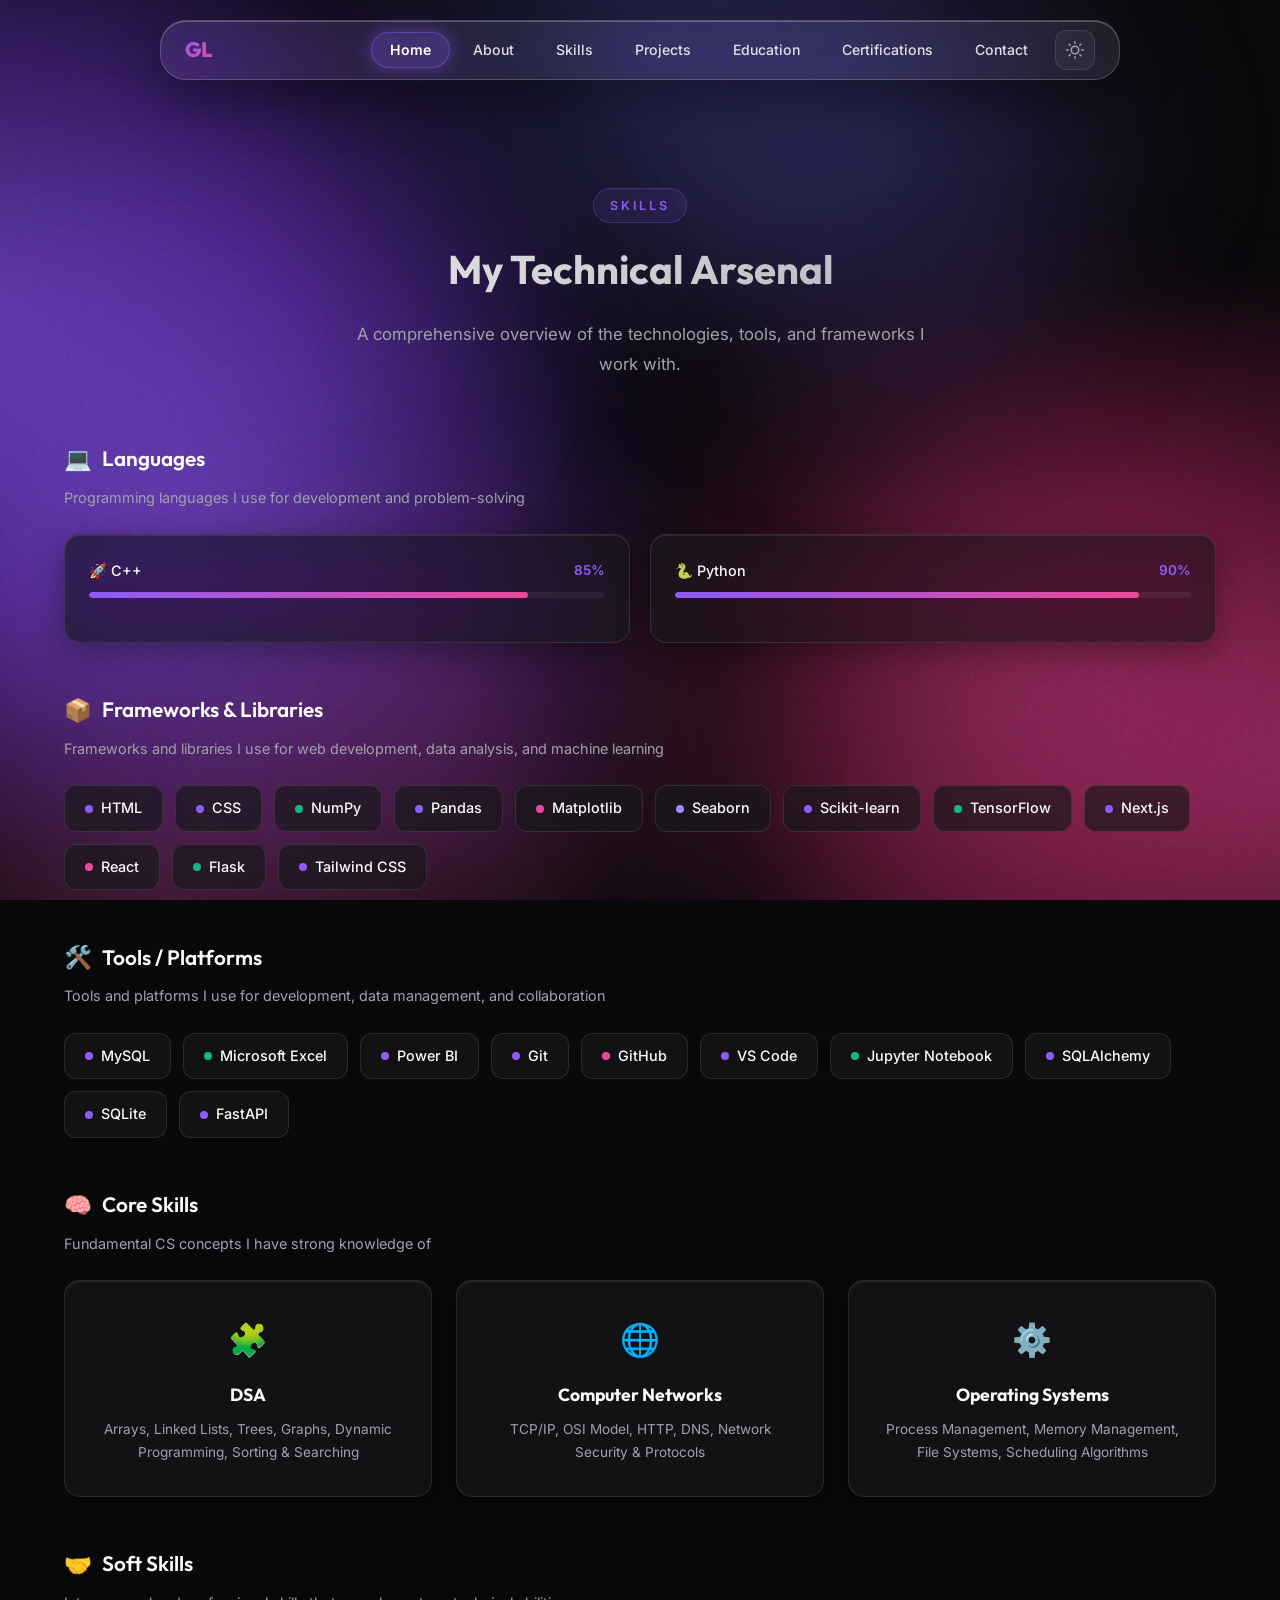
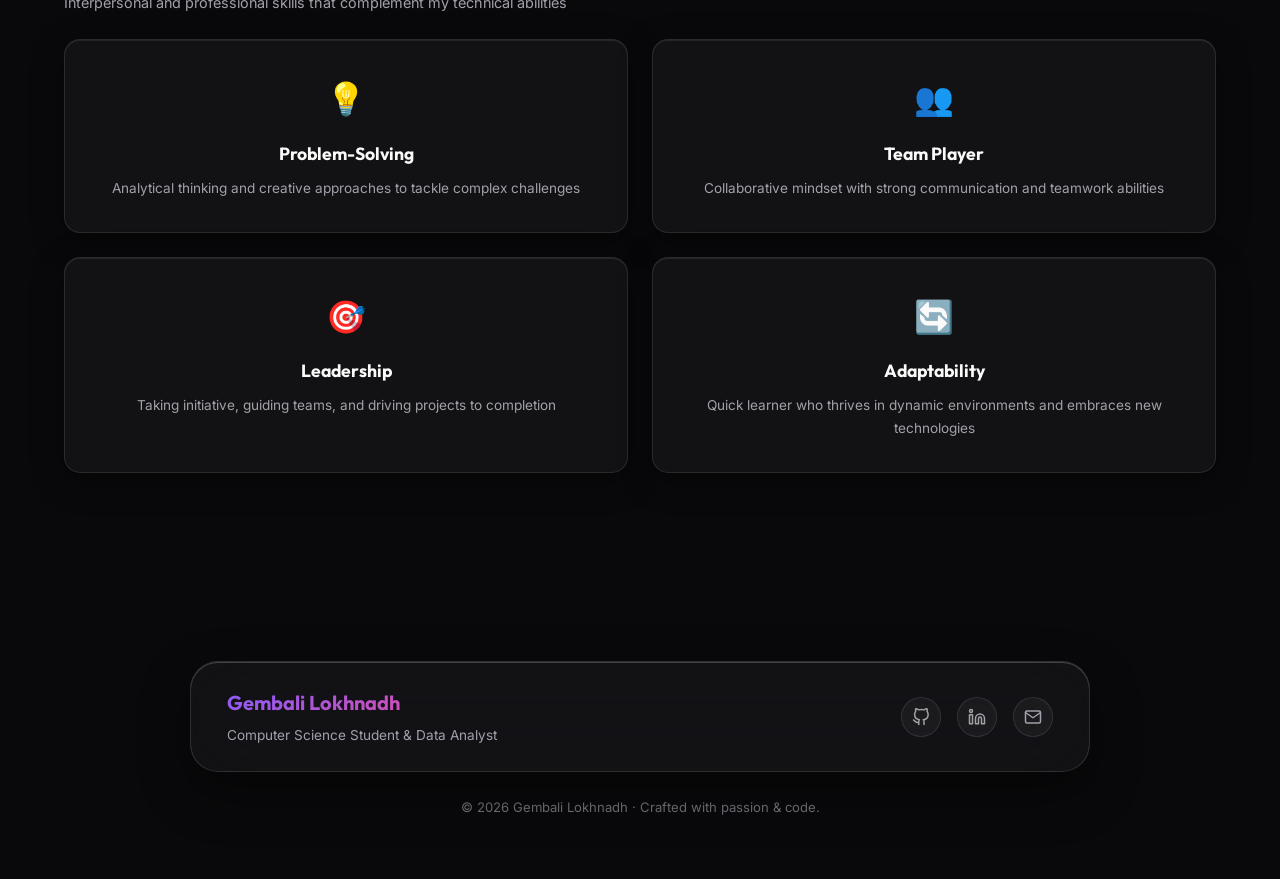
<file: skills.html>
<!DOCTYPE html>
<html lang="en" data-theme="dark">

<head>
  <meta charset="UTF-8">
  <meta name="viewport" content="width=device-width, initial-scale=1.0">
  <meta name="description"
    content="Technical skills of Gembali Lokhnadh - C++, Python, Power BI, SQL, DSA, and more.">
  <title>Skills | Gembali Lokhnadh</title>
  <link rel="icon" type="image/svg+xml" href="favicon.svg">
  <link rel="stylesheet" href="css/style.css?v=3.0">
</head>

<body>
  <div class="page-content">
    <section>
      <div class="container">
        <div class="section-header fade-in">
          <span class="section-label">Skills</span>
          <h1 class="section-title">My Technical Arsenal</h1>
          <p class="section-subtitle">A comprehensive overview of the technologies, tools, and frameworks I work with.</p>
        </div>

        <!-- Languages -->
        <div class="skill-category fade-in">
          <h2 class="skill-category-title">
            <span class="skill-category-icon">💻</span> Languages
          </h2>
          <p class="skill-category-desc">Programming languages I use for development and problem-solving</p>
          <div class="grid-2" style="gap:20px;">
            <div class="card" style="padding:24px;">
              <div class="progress-container">
                <div class="progress-header">
                  <span class="progress-label">🚀 C++</span>
                  <span class="progress-value">85%</span>
                </div>
                <div class="progress-bar">
                  <div class="progress-fill" data-width="85"></div>
                </div>
              </div>
            </div>
            <div class="card" style="padding:24px;">
              <div class="progress-container">
                <div class="progress-header">
                  <span class="progress-label">🐍 Python</span>
                  <span class="progress-value">90%</span>
                </div>
                <div class="progress-bar">
                  <div class="progress-fill" data-width="90"></div>
                </div>
              </div>
            </div>
          </div>
        </div>

        <!-- Frameworks & Libraries -->
        <div class="skill-category fade-in">
          <h2 class="skill-category-title">
            <span class="skill-category-icon">📦</span> Frameworks &amp; Libraries
          </h2>
          <p class="skill-category-desc">Frameworks and libraries I use for web development, data analysis, and machine learning</p>
          <div class="skills-tags-grid">
            <div class="skill-tag-item"><span class="skill-dot" style="background:var(--accent);"></span> HTML</div>
            <div class="skill-tag-item"><span class="skill-dot" style="background:#8b5cf6;"></span> CSS</div>
            <div class="skill-tag-item"><span class="skill-dot" style="background:var(--accent-green);"></span> NumPy</div>
            <div class="skill-tag-item"><span class="skill-dot" style="background:var(--accent);"></span> Pandas</div>
            <div class="skill-tag-item"><span class="skill-dot" style="background:#ec4899;"></span> Matplotlib</div>
            <div class="skill-tag-item"><span class="skill-dot" style="background:var(--accent-light);"></span> Seaborn</div>
            <div class="skill-tag-item"><span class="skill-dot" style="background:#8b5cf6;"></span> Scikit-learn</div>
            <div class="skill-tag-item"><span class="skill-dot" style="background:var(--accent-green);"></span> TensorFlow</div>
            <div class="skill-tag-item"><span class="skill-dot" style="background:var(--accent);"></span> Next.js</div>
            <div class="skill-tag-item"><span class="skill-dot" style="background:#ec4899;"></span> React</div>
            <div class="skill-tag-item"><span class="skill-dot" style="background:var(--accent-green);"></span> Flask</div>
            <div class="skill-tag-item"><span class="skill-dot" style="background:var(--accent);"></span> Tailwind CSS</div>
          </div>
        </div>

        <!-- Tools / Platforms -->
        <div class="skill-category fade-in">
          <h2 class="skill-category-title">
            <span class="skill-category-icon">🛠️</span> Tools / Platforms
          </h2>
          <p class="skill-category-desc">Tools and platforms I use for development, data management, and collaboration</p>
          <div class="skills-tags-grid">
            <div class="skill-tag-item"><span class="skill-dot" style="background:var(--accent);"></span> MySQL</div>
            <div class="skill-tag-item"><span class="skill-dot" style="background:var(--accent-green);"></span> Microsoft Excel</div>
            <div class="skill-tag-item"><span class="skill-dot" style="background:var(--accent);"></span> Power BI</div>
            <div class="skill-tag-item"><span class="skill-dot" style="background:#8b5cf6;"></span> Git</div>
            <div class="skill-tag-item"><span class="skill-dot" style="background:#ec4899;"></span> GitHub</div>
            <div class="skill-tag-item"><span class="skill-dot" style="background:var(--accent);"></span> VS Code</div>
            <div class="skill-tag-item"><span class="skill-dot" style="background:var(--accent-green);"></span> Jupyter Notebook</div>
            <div class="skill-tag-item"><span class="skill-dot" style="background:#8b5cf6;"></span> SQLAlchemy</div>
            <div class="skill-tag-item"><span class="skill-dot" style="background:#8b5cf6;"></span> SQLite</div>
            <div class="skill-tag-item"><span class="skill-dot" style="background:var(--accent);"></span> FastAPI</div>
          </div>
        </div>

        <!-- Core Skills -->
        <div class="skill-category fade-in">
          <h2 class="skill-category-title">
            <span class="skill-category-icon">🧠</span> Core Skills
          </h2>
          <p class="skill-category-desc">Fundamental CS concepts I have strong knowledge of</p>
          <div class="grid-3">
            <div class="card" style="text-align:center;">
              <div style="font-size:2rem;margin-bottom:12px;">🧩</div>
              <h3 style="font-family:var(--font-heading);font-size:1.1rem;margin-bottom:8px;">DSA</h3>
              <p style="font-size:0.85rem;color:var(--text-secondary);">Arrays, Linked Lists, Trees, Graphs, Dynamic Programming, Sorting &amp; Searching</p>
            </div>
            <div class="card" style="text-align:center;">
              <div style="font-size:2rem;margin-bottom:12px;">🌐</div>
              <h3 style="font-family:var(--font-heading);font-size:1.1rem;margin-bottom:8px;">Computer Networks</h3>
              <p style="font-size:0.85rem;color:var(--text-secondary);">TCP/IP, OSI Model, HTTP, DNS, Network Security &amp; Protocols</p>
            </div>
            <div class="card" style="text-align:center;">
              <div style="font-size:2rem;margin-bottom:12px;">⚙️</div>
              <h3 style="font-family:var(--font-heading);font-size:1.1rem;margin-bottom:8px;">Operating Systems</h3>
              <p style="font-size:0.85rem;color:var(--text-secondary);">Process Management, Memory Management, File Systems, Scheduling Algorithms</p>
            </div>
          </div>
        </div>

        <!-- Soft Skills -->
        <div class="skill-category fade-in">
          <h2 class="skill-category-title">
            <span class="skill-category-icon">🤝</span> Soft Skills
          </h2>
          <p class="skill-category-desc">Interpersonal and professional skills that complement my technical abilities</p>
          <div class="grid-2">
            <div class="card" style="text-align:center;">
              <div style="font-size:2rem;margin-bottom:12px;">💡</div>
              <h3 style="font-family:var(--font-heading);font-size:1.1rem;margin-bottom:8px;">Problem-Solving</h3>
              <p style="font-size:0.85rem;color:var(--text-secondary);">Analytical thinking and creative approaches to tackle complex challenges</p>
            </div>
            <div class="card" style="text-align:center;">
              <div style="font-size:2rem;margin-bottom:12px;">👥</div>
              <h3 style="font-family:var(--font-heading);font-size:1.1rem;margin-bottom:8px;">Team Player</h3>
              <p style="font-size:0.85rem;color:var(--text-secondary);">Collaborative mindset with strong communication and teamwork abilities</p>
            </div>
            <div class="card" style="text-align:center;">
              <div style="font-size:2rem;margin-bottom:12px;">🎯</div>
              <h3 style="font-family:var(--font-heading);font-size:1.1rem;margin-bottom:8px;">Leadership</h3>
              <p style="font-size:0.85rem;color:var(--text-secondary);">Taking initiative, guiding teams, and driving projects to completion</p>
            </div>
            <div class="card" style="text-align:center;">
              <div style="font-size:2rem;margin-bottom:12px;">🔄</div>
              <h3 style="font-family:var(--font-heading);font-size:1.1rem;margin-bottom:8px;">Adaptability</h3>
              <p style="font-size:0.85rem;color:var(--text-secondary);">Quick learner who thrives in dynamic environments and embraces new technologies</p>
            </div>
          </div>
        </div>

      </div>
    </section>
  </div>

  <script src="js/nav.js?v=3.0"></script>
  <script src="js/main.js?v=3.0"></script>
</body>

</html>
</file>
<file: css/style.css>
/* ========================================
   PORTFOLIO DESIGN SYSTEM
   Gembali Lokhnadh - Professional Portfolio
   ======================================== */

/* Google Fonts */
@import url('https://fonts.googleapis.com/css2?family=Inter:wght@300;400;500;600;700&family=Outfit:wght@400;500;600;700;800&display=swap');

/* ========== THEME: DARK (default) ========== */
:root,
[data-theme="dark"] {
  --bg-primary: #09090b;
  --bg-secondary: #18181b;
  --bg-card: rgba(24, 24, 27, 0.68);
  --bg-card-hover: rgba(39, 39, 42, 0.88);
  --bg-glass: rgba(255, 255, 255, 0.04);
  --bg-glass-border: rgba(255, 255, 255, 0.1);
  --bg-glass-strong: rgba(255, 255, 255, 0.08);

  --text-primary: #fafafa;
  --text-secondary: #a1a1aa;
  --text-muted: #71717a;

  --accent: #8b5cf6;
  --accent-light: #a78bfa;
  --accent-dark: #7c3aed;
  --accent-secondary: #ec4899;
  --accent-glow: rgba(139, 92, 246, 0.28);
  --accent-glow-strong: rgba(139, 92, 246, 0.45);
  --accent-subtle: rgba(139, 92, 246, 0.1);
  --accent-border: rgba(139, 92, 246, 0.28);

  --accent-green: #10b981;
  --accent-green-glow: rgba(16, 185, 129, 0.2);

  --gradient-main: linear-gradient(135deg, #8b5cf6 0%, #ec4899 100%);
  --gradient-card: linear-gradient(145deg, rgba(139,92,246,0.08), rgba(236,72,153,0.04));
  --gradient-hero: linear-gradient(135deg, #09090b 0%, #18181b 50%, #09090b 100%);

  --nav-bg: rgba(255, 255, 255, 0.08);
  --nav-border: rgba(255, 255, 255, 0.18);
  --nav-scroll-bg: rgba(255, 255, 255, 0.12);
  --nav-shadow: 0 20px 50px rgba(0, 0, 0, 0.35), inset 0 1px 0 rgba(255, 255, 255, 0.25);
  --nav-scrolled-shadow: 0 24px 60px rgba(0, 0, 0, 0.45), inset 0 1px 0 rgba(255, 255, 255, 0.3);
  --nav-link-color: rgba(255, 255, 255, 0.85);
  --nav-link-hover-color: #ffffff;
  --nav-link-hover-bg: rgba(255, 255, 255, 0.12);
  --nav-link-hover-border: rgba(255, 255, 255, 0.2);
  --footer-glass-bg: rgba(255, 255, 255, 0.04);
  --footer-glass-border: rgba(255, 255, 255, 0.12);
  --footer-glass-shadow: 0 20px 50px rgba(0, 0, 0, 0.4), inset 0 1px 0 rgba(255, 255, 255, 0.2);

  --shadow-sm: 0 2px 8px rgba(0, 0, 0, 0.5);
  --shadow-md: 0 4px 20px rgba(0, 0, 0, 0.6);
  --shadow-lg: 0 8px 40px rgba(0, 0, 0, 0.7);
  --shadow-glow: 0 0 30px rgba(139, 92, 246, 0.22);
  --shadow-glow-strong: 0 0 50px rgba(139, 92, 246, 0.38);

  --progress-bar-bg: rgba(255, 255, 255, 0.06);
  --timeline-line: linear-gradient(to bottom, #8b5cf6, #ec4899, transparent);
  --scrollbar-track: #09090b;
  --scrollbar-thumb: rgba(255,255,255,0.14);
  --grid-color: rgba(139, 92, 246, 0.04);
}

/* ========== THEME: LIGHT ========== */
[data-theme="light"] {
  --bg-primary: #fbfbfe;
  --bg-secondary: #f3f4f9;
  --bg-card: rgba(255, 255, 255, 0.85);
  --bg-card-hover: rgba(255, 255, 255, 0.98);
  --bg-glass: rgba(255, 255, 255, 0.65);
  --bg-glass-border: rgba(0, 0, 0, 0.08);
  --bg-glass-strong: rgba(255, 255, 255, 0.85);

  --text-primary: #0f172a;
  --text-secondary: #475569;
  --text-muted: #64748b;

  --accent: #8b5cf6;
  --accent-light: #a78bfa;
  --accent-dark: #7c3aed;
  --accent-glow: rgba(139, 92, 246, 0.18);
  --accent-glow-strong: rgba(139, 92, 246, 0.32);
  --accent-subtle: rgba(139, 92, 246, 0.08);
  --accent-border: rgba(139, 92, 246, 0.22);

  --accent-green: #059669;
  --accent-green-glow: rgba(5, 150, 105, 0.15);

  --gradient-main: linear-gradient(135deg, #8b5cf6 0%, #ec4899 100%);
  --gradient-card: linear-gradient(145deg, rgba(139,92,246,0.04), rgba(236,72,153,0.03));
  --gradient-hero: transparent;

  --nav-bg: rgba(255, 255, 255, 0.72);
  --nav-border: rgba(255, 255, 255, 0.6);
  --nav-scroll-bg: rgba(255, 255, 255, 0.88);
  --nav-shadow: 0 16px 40px rgba(0, 0, 0, 0.08), inset 0 1px 0 rgba(255, 255, 255, 0.95);
  --nav-scrolled-shadow: 0 20px 50px rgba(0, 0, 0, 0.12), inset 0 1px 0 rgba(255, 255, 255, 1);
  --nav-link-color: #334155;
  --nav-link-hover-color: #0f172a;
  --nav-link-hover-bg: rgba(0, 0, 0, 0.06);
  --nav-link-hover-border: rgba(0, 0, 0, 0.1);
  --footer-glass-bg: rgba(255, 255, 255, 0.82);
  --footer-glass-border: rgba(0, 0, 0, 0.08);
  --footer-glass-shadow: 0 20px 48px rgba(0, 0, 0, 0.08), inset 0 1px 0 rgba(255, 255, 255, 0.9);

  --shadow-sm: 0 2px 12px rgba(0, 0, 0, 0.06);
  --shadow-md: 0 4px 24px rgba(0, 0, 0, 0.09);
  --shadow-lg: 0 8px 48px rgba(0, 0, 0, 0.12);
  --shadow-glow: 0 0 30px rgba(139, 92, 246, 0.14);
  --shadow-glow-strong: 0 0 50px rgba(139, 92, 246, 0.25);

  --progress-bar-bg: rgba(0, 0, 0, 0.06);
  --timeline-line: linear-gradient(to bottom, #8b5cf6, #ec4899, transparent);
  --scrollbar-track: #f3f4f9;
  --scrollbar-thumb: rgba(0,0,0,0.18);
  --grid-color: rgba(139, 92, 246, 0.03);
}

/* ========== TYPOGRAPHY ========== */
:root {
  --font-body: 'Inter', -apple-system, BlinkMacSystemFont, sans-serif;
  --font-heading: 'Outfit', 'Inter', sans-serif;
  --nav-height: 72px;
  --section-padding: 100px 0;
  --container-width: 1200px;
  --container-padding: 0 24px;
  --radius-sm: 8px;
  --radius-md: 12px;
  --radius-lg: 16px;
  --radius-xl: 24px;
  --radius-2xl: 32px;
  --radius-full: 9999px;
  --transition-fast: 0.2s ease;
  --transition-normal: 0.3s ease;
  --transition-slow: 0.5s ease;
}

/* ========== RESET & BASE ========== */
*, *::before, *::after {
  margin: 0;
  padding: 0;
  box-sizing: border-box;
}

html {
  scroll-behavior: smooth;
  scroll-padding-top: calc(var(--nav-height) + 24px);
  font-size: 16px;
}

body {
  font-family: var(--font-body);
  background-color: var(--bg-primary);
  color: var(--text-primary);
  line-height: 1.7;
  overflow-x: hidden;
  min-height: 100vh;
  transition: background-color 0.4s ease, color 0.3s ease;
}

a { text-decoration: none; color: inherit; transition: color var(--transition-fast); }
img { max-width: 100%; display: block; }
ul, ol { list-style: none; }

/* ========== SCROLL PROGRESS BAR ========== */
#scroll-progress {
  position: fixed;
  top: 0;
  left: 0;
  height: 3px;
  width: 0%;
  background: var(--gradient-main);
  z-index: 2000;
  box-shadow: 0 0 10px var(--accent-glow-strong);
  transition: width 0.08s linear;
}

/* ========== HIGH-END GRAINIENT BACKGROUND ========== */
.ambient-mesh-container {
  position: fixed;
  inset: 0;
  width: 100vw;
  height: 100vh;
  z-index: -1;
  pointer-events: none;
  overflow: hidden;
  background-color: #09090b;
  background-image: 
    radial-gradient(ellipse 65% 75% at -5% 35%, rgba(139, 92, 246, 0.6) 0%, rgba(124, 58, 237, 0.35) 40%, rgba(76, 29, 149, 0.15) 65%, transparent 80%),
    radial-gradient(ellipse 60% 70% at 105% 85%, rgba(236, 72, 153, 0.5) 0%, rgba(219, 39, 119, 0.28) 40%, rgba(157, 23, 77, 0.15) 65%, transparent 80%),
    radial-gradient(circle 500px at 50% 5%, rgba(99, 102, 241, 0.22) 0%, transparent 65%),
    radial-gradient(circle 600px at 15% 95%, rgba(244, 63, 94, 0.22) 0%, transparent 70%);
  transition: background 0.4s ease;
}

[data-theme="light"] .ambient-mesh-container {
  background-color: #faf5ff;
  background-image: 
    radial-gradient(ellipse 65% 75% at -5% 35%, rgba(167, 139, 250, 0.45) 0%, transparent 75%),
    radial-gradient(ellipse 60% 70% at 105% 85%, rgba(244, 114, 182, 0.4) 0%, transparent 75%),
    radial-gradient(circle 500px at 50% 5%, rgba(199, 210, 254, 0.35) 0%, transparent 65%);
}

.mesh-orb {
  position: absolute;
  border-radius: 50%;
  filter: blur(75px);
  will-change: transform, opacity;
  pointer-events: none;
}

/* Primary intense electric violet field (left) */
.mesh-orb-1 {
  width: min(850px, 95vw);
  height: min(850px, 95vw);
  background: radial-gradient(circle, rgba(139, 92, 246, 0.55) 0%, rgba(124, 58, 237, 0.32) 45%, rgba(91, 33, 182, 0.08) 70%, transparent 85%);
  top: 10%;
  left: -220px;
  animation: floatOrbLeft 18s ease-in-out infinite alternate;
}

/* Neon Pink & Rose bloom field (bottom right) */
.mesh-orb-2 {
  width: min(750px, 90vw);
  height: min(750px, 90vw);
  background: radial-gradient(circle, rgba(236, 72, 153, 0.45) 0%, rgba(219, 39, 119, 0.25) 45%, rgba(190, 24, 93, 0.12) 65%, transparent 80%);
  bottom: -160px;
  right: -120px;
  animation: floatOrbRight 22s ease-in-out infinite alternate-reverse;
}

/* Ambient cosmic indigo highlight (top right) */
.mesh-orb-3 {
  width: min(550px, 75vw);
  height: min(550px, 75vw);
  background: radial-gradient(circle, rgba(99, 102, 241, 0.3) 0%, rgba(139, 92, 246, 0.12) 50%, transparent 75%);
  top: -120px;
  right: 10%;
  animation: floatOrbTop 16s ease-in-out infinite alternate;
}

/* Subtle magenta/rose center glow */
.mesh-orb-4 {
  width: min(480px, 70vw);
  height: min(480px, 70vw);
  background: radial-gradient(circle, rgba(217, 70, 239, 0.18) 0%, rgba(236, 72, 153, 0.1) 45%, transparent 75%);
  top: 55%;
  left: 20%;
  animation: floatOrbCenter 24s ease-in-out infinite alternate-reverse;
}

@keyframes floatOrbLeft {
  0% { transform: translate(0, 0) scale(1); }
  50% { transform: translate(70px, -40px) scale(1.12); }
  100% { transform: translate(-30px, 60px) scale(0.95); }
}

@keyframes floatOrbRight {
  0% { transform: translate(0, 0) scale(1); }
  50% { transform: translate(-70px, -50px) scale(1.14); }
  100% { transform: translate(40px, 30px) scale(0.92); }
}

@keyframes floatOrbTop {
  0% { transform: translate(0, 0) scale(0.95); }
  50% { transform: translate(-50px, 50px) scale(1.1); }
  100% { transform: translate(40px, -20px) scale(1); }
}

@keyframes floatOrbCenter {
  0% { transform: translate(0, 0) scale(0.9); }
  50% { transform: translate(60px, -40px) scale(1.15); }
  100% { transform: translate(-40px, 40px) scale(1); }
}

/* High-density film grain overlay */
.grain-overlay {
  position: absolute;
  inset: 0;
  width: 100%;
  height: 100%;
  background-image: url("data:image/svg+xml,%3Csvg viewBox='0 0 250 250' xmlns='http://www.w3.org/2000/svg'%3E%3Cfilter id='noiseFilter'%3E%3CfeTurbulence type='fractalNoise' baseFrequency='0.75' numOctaves='3' stitchTiles='stitch'/%3E%3C/filter%3E%3Crect width='100%25' height='100%25' filter='url(%23noiseFilter)' opacity='0.16'/%3E%3C/svg%3E");
  opacity: 0.95;
  mix-blend-mode: overlay;
  pointer-events: none;
}



/* ========== NAVIGATION — premium translucent glassmorphism ========== */
.navbar {
  position: fixed;
  top: 20px;
  left: 50%;
  transform: translateX(-50%);
  width: auto;
  max-width: 1050px;
  min-width: min(960px, calc(100vw - 32px));
  height: 60px;
  background: var(--nav-bg);
  backdrop-filter: blur(20px) saturate(150%);
  -webkit-backdrop-filter: blur(20px) saturate(150%);
  border: 1px solid var(--nav-border);
  border-radius: 26px;
  z-index: 1000;
  display: flex;
  align-items: center;
  box-shadow: var(--nav-shadow);
  transition: all 0.3s cubic-bezier(0.4, 0, 0.2, 1);
}

.navbar.scrolled {
  top: 12px;
  height: 56px;
  background: var(--nav-scroll-bg);
  box-shadow: var(--nav-scrolled-shadow);
}

.navbar .container {
  display: flex;
  align-items: center;
  justify-content: space-between;
  width: 100%;
  padding: 0 24px;
}

.nav-logo {
  font-family: var(--font-heading);
  font-size: 1.3rem;
  font-weight: 800;
  background: var(--gradient-main);
  -webkit-background-clip: text;
  -webkit-text-fill-color: transparent;
  background-clip: text;
  letter-spacing: -0.3px;
  flex-shrink: 0;
}

.nav-right {
  display: flex;
  align-items: center;
  gap: 8px;
}

.nav-links {
  display: flex;
  align-items: center;
  gap: 4px;
}

.nav-links a {
  padding: 8px 18px;
  font-size: 0.88rem;
  font-weight: 500;
  color: var(--nav-link-color);
  border-radius: var(--radius-full);
  transition: all 0.3s cubic-bezier(0.4, 0, 0.2, 1);
  position: relative;
  white-space: nowrap;
  display: inline-flex;
  align-items: center;
  justify-content: center;
  text-decoration: none;
  border: 1px solid transparent;
  overflow: hidden;
}

.nav-links a:hover {
  color: var(--nav-link-hover-color);
  background: var(--nav-link-hover-bg);
  border-color: var(--nav-link-hover-border);
}

.nav-links a.active {
  color: #ffffff;
  background: rgba(139, 92, 246, 0.25);
  border-color: rgba(139, 92, 246, 0.45);
  font-weight: 600;
  box-shadow: 0 0 18px var(--accent-glow-strong);
}

[data-theme="light"] .nav-links a.active {
  color: #ffffff;
  background: var(--accent);
  border-color: transparent;
  box-shadow: 0 4px 14px var(--accent-glow-strong);
}

/* Rolling text animation */
.nav-label-window {
  position: relative;
  display: inline-flex;
  flex-direction: column;
  height: 1.3em;
  line-height: 1.3em;
  overflow: hidden;
}

.nav-label-copy {
  display: block;
  line-height: 1.3em;
  transition: transform 0.32s cubic-bezier(0.33, 1, 0.68, 1);
}

.nav-label-copy--hover {
  position: absolute;
  top: 100%;
  left: 0;
  width: 100%;
  color: var(--nav-link-hover-color);
}

.nav-links a:hover .nav-label-copy--primary {
  transform: translateY(-100%);
}

.nav-links a:hover .nav-label-copy--hover {
  transform: translateY(-100%);
  color: var(--nav-link-hover-color);
}

.nav-links a.active .nav-label-copy--primary,
.nav-links a.active .nav-label-copy--hover {
  color: #ffffff;
}

/* ========== THEME TOGGLE BUTTON ========== */
.theme-toggle {
  width: 40px; height: 40px;
  display: inline-flex;
  align-items: center;
  justify-content: center;
  border-radius: var(--radius-md);
  background: var(--bg-glass);
  border: 1px solid var(--bg-glass-border);
  color: var(--text-secondary);
  cursor: pointer;
  transition: all var(--transition-normal);
  flex-shrink: 0;
}

.theme-toggle:hover {
  background: var(--accent-subtle);
  border-color: var(--accent-border);
  color: var(--accent);
  transform: rotate(15deg);
}

.theme-toggle svg { transition: all var(--transition-normal); }

/* Show/hide sun and moon based on theme */
[data-theme="dark"] .icon-sun { display: block; }
[data-theme="dark"] .icon-moon { display: none; }
[data-theme="light"] .icon-sun { display: none; }
[data-theme="light"] .icon-moon { display: block; }

/* Mobile Menu */
.nav-toggle {
  display: none;
  flex-direction: column;
  gap: 5px;
  cursor: pointer;
  padding: 8px;
  z-index: 1001;
}

.nav-toggle span {
  width: 22px; height: 2px;
  background: var(--text-primary);
  border-radius: 2px;
  transition: all var(--transition-normal);
}

.nav-toggle.active span:nth-child(1) { transform: rotate(45deg) translate(5px, 5px); }
.nav-toggle.active span:nth-child(2) { opacity: 0; }
.nav-toggle.active span:nth-child(3) { transform: rotate(-45deg) translate(5px, -5px); }

/* ========== LAYOUT ========== */
.container {
  max-width: var(--container-width);
  margin: 0 auto;
  padding: var(--container-padding);
}

.page-content {
  position: relative;
  z-index: 1;
  padding-top: calc(var(--nav-height) + 16px);
  min-height: 100vh;
}

section { padding: var(--section-padding); }

.section-header {
  text-align: center;
  margin-bottom: 60px;
}

.section-label {
  display: inline-block;
  font-size: 0.78rem;
  font-weight: 600;
  text-transform: uppercase;
  letter-spacing: 3px;
  color: var(--accent);
  margin-bottom: 12px;
  padding: 6px 16px;
  background: var(--accent-subtle);
  border-radius: var(--radius-full);
  border: 1px solid var(--accent-border);
}

.section-title {
  font-family: var(--font-heading);
  font-size: 2.5rem;
  font-weight: 700;
  margin-bottom: 16px;
  background: linear-gradient(135deg, var(--text-primary), var(--text-secondary));
  -webkit-background-clip: text;
  -webkit-text-fill-color: transparent;
  background-clip: text;
}

.section-subtitle {
  font-size: 1.05rem;
  color: var(--text-secondary);
  max-width: 600px;
  margin: 0 auto;
  line-height: 1.8;
}

/* ========== GLASS CARD ========== */
.glass-card {
  background: var(--bg-card);
  border: 1px solid var(--bg-glass-border);
  border-radius: var(--radius-xl);
  padding: 32px;
  backdrop-filter: blur(28px) saturate(180%);
  -webkit-backdrop-filter: blur(28px) saturate(180%);
  box-shadow: 0 8px 32px rgba(0, 0, 0, 0.35), inset 0 1px 0 rgba(255, 255, 255, 0.08);
  transition: all var(--transition-normal);
  position: relative;
  overflow: hidden;
}

.glass-card::before {
  content: '';
  position: absolute;
  top: 0; left: 0; right: 0;
  height: 2px;
  background: var(--gradient-main);
  opacity: 0;
  transition: opacity var(--transition-normal);
}

.glass-card:hover {
  background: var(--bg-card-hover);
  border-color: var(--accent-border);
  transform: translateY(-4px);
  box-shadow: 0 16px 40px rgba(139, 92, 246, 0.18), 0 0 0 1px var(--accent-border);
}

.glass-card:hover::before { opacity: 1; }

/* ========== CARDS ========== */
.card {
  background: var(--bg-card);
  border: 1px solid var(--bg-glass-border);
  border-radius: var(--radius-lg);
  padding: 32px;
  backdrop-filter: blur(28px) saturate(180%);
  -webkit-backdrop-filter: blur(28px) saturate(180%);
  box-shadow: 0 8px 32px rgba(0, 0, 0, 0.35), inset 0 1px 0 rgba(255, 255, 255, 0.08);
  transition: all var(--transition-normal);
  position: relative;
  overflow: hidden;
}

.card::before {
  content: '';
  position: absolute;
  top: 0; left: 0; right: 0;
  height: 2px;
  background: var(--gradient-main);
  opacity: 0;
  transition: opacity var(--transition-normal);
}

.card:hover {
  background: var(--bg-card-hover);
  border-color: var(--accent-border);
  transform: translateY(-4px);
  box-shadow: 0 16px 40px rgba(139, 92, 246, 0.18), 0 0 0 1px var(--accent-border);
}

.card:hover::before { opacity: 1; }

/* ========== BUTTONS ========== */
.btn {
  display: inline-flex;
  align-items: center;
  gap: 8px;
  padding: 12px 28px;
  font-family: var(--font-body);
  font-size: 0.95rem;
  font-weight: 600;
  border: none;
  border-radius: var(--radius-full);
  cursor: pointer;
  transition: all var(--transition-normal);
  text-decoration: none;
}

.btn-primary {
  background: var(--gradient-main);
  color: white;
  box-shadow: 0 4px 15px var(--accent-glow);
}

.btn-primary:hover {
  transform: translateY(-2px);
  box-shadow: 0 6px 25px var(--accent-glow-strong);
  color: white;
}

.btn-secondary {
  background: transparent;
  color: var(--text-primary);
  border: 1px solid var(--bg-glass-border);
  backdrop-filter: blur(10px);
}

.btn-secondary:hover {
  background: var(--accent-subtle);
  border-color: var(--accent);
  color: var(--accent);
}

.btn-icon {
  width: 44px; height: 44px;
  padding: 0;
  display: inline-flex;
  align-items: center;
  justify-content: center;
  border-radius: var(--radius-md);
  background: var(--bg-glass);
  border: 1px solid var(--bg-glass-border);
  color: var(--text-secondary);
  cursor: pointer;
  transition: all var(--transition-normal);
}

.btn-icon:hover {
  background: var(--accent-subtle);
  border-color: var(--accent);
  color: var(--accent);
}

/* ========== TAGS ========== */
.tag {
  display: inline-block;
  padding: 4px 12px;
  font-size: 0.78rem;
  font-weight: 500;
  border-radius: var(--radius-full);
  background: var(--accent-subtle);
  color: var(--accent);
  border: 1px solid var(--accent-border);
  transition: all var(--transition-fast);
}

.tag:hover { background: rgba(249, 115, 22, 0.15); }

.tag-purple {
  background: rgba(139, 92, 246, 0.1);
  color: #8b5cf6;
  border-color: rgba(139, 92, 246, 0.2);
}

.tag-green {
  background: rgba(16, 185, 129, 0.1);
  color: var(--accent-green);
  border-color: rgba(16, 185, 129, 0.2);
}

.tag-orange {
  background: var(--accent-subtle);
  color: var(--accent-light);
  border-color: var(--accent-border);
}

.tag-pink {
  background: rgba(236, 72, 153, 0.1);
  color: #ec4899;
  border-color: rgba(236, 72, 153, 0.2);
}

/* ========== PROGRESS BARS ========== */
.progress-container { margin-bottom: 20px; }

.progress-header {
  display: flex;
  justify-content: space-between;
  margin-bottom: 8px;
}

.progress-label { font-size: 0.9rem; font-weight: 500; color: var(--text-primary); }
.progress-value { font-size: 0.85rem; color: var(--accent); font-weight: 600; }

.progress-bar {
  width: 100%;
  height: 6px;
  background: var(--progress-bar-bg);
  border-radius: var(--radius-full);
  overflow: hidden;
}

.progress-fill {
  height: 100%;
  border-radius: var(--radius-full);
  background: var(--gradient-main);
  width: 0;
  transition: width 1.5s ease;
}

/* ========== TIMELINE (Education, Experience) ========== */
.timeline {
  position: relative;
  padding-left: 40px;
}

.timeline::before {
  content: '';
  position: absolute;
  left: 15px; top: 0; bottom: 0;
  width: 2px;
  background: var(--timeline-line);
}

.timeline-item {
  position: relative;
  margin-bottom: 40px;
}

.timeline-item::before {
  content: '';
  position: absolute;
  left: -33px; top: 6px;
  width: 14px; height: 14px;
  border-radius: 50%;
  background: var(--bg-primary);
  border: 3px solid var(--accent);
  z-index: 1;
}

.timeline-item:nth-child(even)::before { border-color: var(--accent-light); }

.timeline-date {
  font-size: 0.82rem;
  color: var(--accent);
  font-weight: 600;
  margin-bottom: 4px;
  letter-spacing: 0.5px;
}

.timeline-title {
  font-family: var(--font-heading);
  font-size: 1.25rem;
  font-weight: 600;
  margin-bottom: 4px;
  color: var(--text-primary);
}

.timeline-subtitle {
  font-size: 0.95rem;
  color: var(--text-secondary);
  margin-bottom: 8px;
}

.timeline-desc {
  font-size: 0.9rem;
  color: var(--text-muted);
  line-height: 1.7;
}

/* ========== EXPERIENCE TIMELINE (zigzag like Komal) ========== */
.exp-timeline {
  position: relative;
}

.exp-timeline::before {
  content: '';
  position: absolute;
  left: 50%;
  top: 0; bottom: 0;
  width: 2px;
  transform: translateX(-50%);
  background: var(--timeline-line);
}

.exp-item {
  display: flex;
  justify-content: flex-end;
  padding-right: calc(50% + 40px);
  margin-bottom: 48px;
  position: relative;
  opacity: 0;
  transform: translateY(30px);
  transition: opacity 0.6s ease, transform 0.6s ease;
}

.exp-item.visible {
  opacity: 1;
  transform: translateY(0);
}

.exp-item:nth-child(even) {
  justify-content: flex-start;
  padding-right: 0;
  padding-left: calc(50% + 40px);
}

.exp-dot {
  position: absolute;
  left: 50%;
  top: 20px;
  width: 44px; height: 44px;
  transform: translateX(-50%);
  border-radius: 50%;
  background: var(--gradient-main);
  border: 4px solid var(--bg-primary);
  display: flex;
  align-items: center;
  justify-content: center;
  color: white;
  font-size: 1.1rem;
  z-index: 2;
  box-shadow: 0 0 20px var(--accent-glow);
}

.exp-card {
  background: var(--bg-card);
  border: 1px solid var(--bg-glass-border);
  border-radius: var(--radius-xl);
  padding: 28px;
  backdrop-filter: blur(16px);
  transition: all var(--transition-normal);
  width: 100%;
  max-width: 480px;
  position: relative;
  overflow: hidden;
}

.exp-card::before {
  content: '';
  position: absolute;
  top: 0; left: 0; right: 0;
  height: 3px;
  background: var(--gradient-main);
  opacity: 0;
  transition: opacity var(--transition-normal);
}

.exp-card:hover {
  border-color: var(--accent-border);
  box-shadow: var(--shadow-glow);
  transform: translateY(-4px);
}

.exp-card:hover::before { opacity: 1; }

.exp-header {
  display: flex;
  flex-direction: column;
  gap: 6px;
  margin-bottom: 16px;
}

.exp-role {
  font-family: var(--font-heading);
  font-size: 1.15rem;
  font-weight: 700;
  color: var(--text-primary);
  background: var(--gradient-main);
  -webkit-background-clip: text;
  -webkit-text-fill-color: transparent;
  background-clip: text;
}

.exp-company {
  font-size: 0.95rem;
  font-weight: 600;
  color: var(--text-secondary);
}

.exp-period {
  display: inline-block;
  font-size: 0.78rem;
  font-weight: 600;
  padding: 4px 12px;
  background: var(--accent-subtle);
  color: var(--accent);
  border: 1px solid var(--accent-border);
  border-radius: var(--radius-full);
}

.exp-bullets {
  list-style: none;
  display: flex;
  flex-direction: column;
  gap: 8px;
  margin-bottom: 16px;
}

.exp-bullets li {
  display: flex;
  gap: 10px;
  font-size: 0.88rem;
  color: var(--text-secondary);
  line-height: 1.6;
}

.exp-bullets li::before {
  content: '';
  width: 6px; height: 6px;
  border-radius: 50%;
  background: var(--accent);
  margin-top: 7px;
  flex-shrink: 0;
}

.exp-tech {
  display: flex;
  flex-wrap: wrap;
  gap: 6px;
  margin-top: 12px;
}

/* ========== ACHIEVEMENTS SECTION ========== */
.achievement-grid {
  display: grid;
  grid-template-columns: repeat(3, 1fr);
  gap: 24px;
}

.achievement-card {
  background: var(--bg-card);
  border: 1px solid var(--bg-glass-border);
  border-radius: var(--radius-xl);
  padding: 28px 24px;
  text-align: center;
  backdrop-filter: blur(16px);
  transition: all var(--transition-normal);
  position: relative;
  overflow: hidden;
}

.achievement-card::after {
  content: '';
  position: absolute;
  bottom: 0; left: 0; right: 0;
  height: 3px;
  background: var(--gradient-main);
  opacity: 0;
  transition: opacity var(--transition-normal);
}

.achievement-card:hover {
  border-color: var(--accent-border);
  transform: translateY(-6px);
  box-shadow: var(--shadow-glow);
}

.achievement-card:hover::after { opacity: 1; }

.achievement-icon {
  font-size: 2.8rem;
  margin-bottom: 16px;
  display: block;
}

.achievement-title {
  font-family: var(--font-heading);
  font-size: 1.05rem;
  font-weight: 700;
  margin-bottom: 8px;
  color: var(--text-primary);
}

.achievement-desc {
  font-size: 0.85rem;
  color: var(--text-secondary);
  line-height: 1.6;
}

.achievement-badge {
  display: inline-block;
  margin-top: 12px;
  font-size: 0.75rem;
  font-weight: 600;
  padding: 4px 12px;
  background: var(--accent-subtle);
  color: var(--accent);
  border: 1px solid var(--accent-border);
  border-radius: var(--radius-full);
}

/* ========== FORM ========== */
.form-group { margin-bottom: 20px; }

.form-label {
  display: block;
  font-size: 0.9rem;
  font-weight: 500;
  color: var(--text-secondary);
  margin-bottom: 8px;
}

.form-input,
.form-textarea {
  width: 100%;
  padding: 16px 20px;
  font-family: var(--font-body);
  font-size: 0.95rem;
  color: var(--text-primary);
  background: var(--bg-glass);
  border: 1px solid var(--bg-glass-border);
  border-radius: 18px;
  outline: none;
  backdrop-filter: blur(20px);
  -webkit-backdrop-filter: blur(20px);
  transition: all 0.3s ease;
  box-shadow: inset 0 2px 4px rgba(0, 0, 0, 0.05);
}

.form-input:focus,
.form-textarea:focus {
  border-color: var(--accent);
  background: var(--bg-glass-strong);
  box-shadow: 0 0 24px var(--accent-glow), inset 0 2px 4px rgba(0, 0, 0, 0.05);
}

.form-textarea { resize: vertical; min-height: 140px; }

.form-input::placeholder,
.form-textarea::placeholder { color: var(--text-muted); opacity: 0.8; }

.btn-send-message {
  width: 100%;
  padding: 16px 28px;
  font-family: var(--font-body);
  font-size: 1rem;
  font-weight: 600;
  color: #ffffff;
  background: linear-gradient(135deg, #8b5cf6 0%, #ec4899 100%);
  border: none;
  border-radius: var(--radius-full);
  cursor: pointer;
  display: flex;
  align-items: center;
  justify-content: center;
  gap: 10px;
  box-shadow: 0 10px 28px rgba(139, 92, 246, 0.4), inset 0 1px 0 rgba(255, 255, 255, 0.3);
  transition: all 0.3s ease;
}

.btn-send-message:hover {
  background: linear-gradient(135deg, #9d6fff 0%, #f472b6 100%);
  transform: translateY(-2px);
  box-shadow: 0 14px 36px rgba(139, 92, 246, 0.55), inset 0 1px 0 rgba(255, 255, 255, 0.4);
}

.btn-send-message:active {
  transform: translateY(0);
}

/* ========== FLOATING LIQUID GLASS FOOTER ========== */
.footer {
  padding: 40px 24px 60px;
  position: relative;
  z-index: 10;
  background: transparent;
  border-top: none;
}

.footer-glass-bar {
  max-width: 900px;
  margin: 0 auto;
  padding: 24px 36px;
  background: var(--footer-glass-bg);
  border: 1px solid var(--footer-glass-border);
  border-radius: 28px;
  backdrop-filter: blur(40px) saturate(200%);
  -webkit-backdrop-filter: blur(40px) saturate(200%);
  box-shadow: var(--footer-glass-shadow);
  display: flex;
  justify-content: space-between;
  align-items: center;
  flex-wrap: wrap;
  gap: 20px;
  transition: all 0.3s ease;
}

.footer-glass-left {
  display: flex;
  flex-direction: column;
  gap: 4px;
}

.footer-brand-name {
  font-family: var(--font-heading);
  font-size: 1.25rem;
  font-weight: 700;
  background: var(--gradient-main);
  -webkit-background-clip: text;
  -webkit-text-fill-color: transparent;
  background-clip: text;
}

.footer-brand-sub {
  font-size: 0.85rem;
  color: var(--text-secondary);
  font-weight: 400;
}

.footer-social-icons {
  display: flex;
  align-items: center;
  gap: 16px;
}

.footer-social-icon {
  width: 40px;
  height: 40px;
  display: flex;
  align-items: center;
  justify-content: center;
  border-radius: 50%;
  background: var(--bg-glass);
  border: 1px solid var(--bg-glass-border);
  color: var(--text-secondary);
  text-decoration: none;
  transition: all 0.3s ease;
}

.footer-social-icon:hover {
  background: var(--nav-link-hover-bg);
  border-color: rgba(139, 92, 246, 0.5);
  color: var(--accent);
  transform: translateY(-2px);
  box-shadow: 0 0 20px rgba(139, 92, 246, 0.35);
}

.footer-copyright-text {
  width: 100%;
  text-align: center;
  margin-top: 24px;
  font-size: 0.82rem;
  color: var(--text-muted);
}

/* Floating Scroll to Top button */
.scroll-to-top-btn {
  position: fixed;
  bottom: 28px;
  right: 28px;
  width: 48px;
  height: 48px;
  border-radius: 50%;
  background: var(--bg-card);
  border: 1px solid var(--bg-glass-border);
  backdrop-filter: blur(20px);
  -webkit-backdrop-filter: blur(20px);
  color: var(--text-primary);
  display: flex;
  align-items: center;
  justify-content: center;
  cursor: pointer;
  z-index: 1500;
  transition: all 0.3s ease;
  box-shadow: 0 10px 25px rgba(0, 0, 0, 0.2), inset 0 1px 0 rgba(255, 255, 255, 0.25);
  opacity: 0;
  visibility: hidden;
}

.scroll-to-top-btn.visible {
  opacity: 1;
  visibility: visible;
}

.scroll-to-top-btn:hover {
  background: linear-gradient(135deg, #8b5cf6, #ec4899);
  border-color: transparent;
  transform: translateY(-3px);
  box-shadow: 0 12px 30px rgba(139, 92, 246, 0.5);
}

/* ========== ANIMATIONS ========== */
.fade-in {
  opacity: 0;
  transform: translateY(30px);
  transition: opacity 0.6s ease, transform 0.6s ease;
}

.fade-in.visible { opacity: 1; transform: translateY(0); }

.fade-in-left {
  opacity: 0;
  transform: translateX(-30px);
  transition: opacity 0.6s ease, transform 0.6s ease;
}

.fade-in-left.visible { opacity: 1; transform: translateX(0); }

.fade-in-right {
  opacity: 0;
  transform: translateX(30px);
  transition: opacity 0.6s ease, transform 0.6s ease;
}

.fade-in-right.visible { opacity: 1; transform: translateX(0); }

.scale-in {
  opacity: 0;
  transform: scale(0.9);
  transition: opacity 0.5s ease, transform 0.5s ease;
}

.scale-in.visible { opacity: 1; transform: scale(1); }

.delay-1 { transition-delay: 0.1s; }
.delay-2 { transition-delay: 0.2s; }
.delay-3 { transition-delay: 0.3s; }
.delay-4 { transition-delay: 0.4s; }
.delay-5 { transition-delay: 0.5s; }
.delay-6 { transition-delay: 0.6s; }

/* ========== HERO SECTION ========== */
.hero {
  min-height: calc(100vh - var(--nav-height));
  display: flex;
  align-items: center;
  position: relative;
  overflow: hidden;
  background: transparent;
}

.hero-content {
  display: grid;
  grid-template-columns: 1fr 1fr;
  gap: 60px;
  align-items: center;
}

.hero-text { z-index: 1; }

.hero-greeting {
  font-size: 1.05rem;
  color: var(--accent);
  font-weight: 500;
  margin-bottom: 8px;
  display: flex;
  align-items: center;
  gap: 8px;
}

.hero-greeting .wave {
  display: inline-block;
  animation: wave 2.5s infinite;
  transform-origin: 70% 70%;
}

@keyframes wave {
  0%, 100% { transform: rotate(0deg); }
  10% { transform: rotate(14deg); }
  20% { transform: rotate(-8deg); }
  30% { transform: rotate(14deg); }
  40% { transform: rotate(-4deg); }
  50% { transform: rotate(10deg); }
  60%, 100% { transform: rotate(0deg); }
}

.hero-name {
  font-family: var(--font-heading);
  font-size: 3.5rem;
  font-weight: 800;
  line-height: 1.1;
  margin-bottom: 8px;
  color: var(--text-primary);
}

.hero-name .gradient-text {
  background: var(--gradient-main);
  -webkit-background-clip: text;
  -webkit-text-fill-color: transparent;
  background-clip: text;
}

.hero-role {
  font-size: 1.3rem;
  color: var(--text-secondary);
  margin-bottom: 20px;
  min-height: 36px;
}

.hero-role .cursor {
  display: inline-block;
  width: 2px; height: 1.2em;
  background: var(--accent);
  margin-left: 2px;
  animation: blink 1s infinite;
  vertical-align: text-bottom;
}

@keyframes blink {
  0%, 100% { opacity: 1; }
  50% { opacity: 0; }
}

.hero-desc {
  font-size: 1.05rem;
  color: var(--text-secondary);
  margin-bottom: 32px;
  line-height: 1.8;
  max-width: 500px;
}

.hero-buttons { display: flex; gap: 16px; margin-bottom: 32px; }

.hero-stats { display: flex; gap: 40px; }

.hero-stat { text-align: center; }

.hero-stat-number {
  font-family: var(--font-heading);
  font-size: 2rem;
  font-weight: 700;
  background: var(--gradient-main);
  -webkit-background-clip: text;
  -webkit-text-fill-color: transparent;
  background-clip: text;
}

.hero-stat-label {
  font-size: 0.8rem;
  color: var(--text-muted);
  text-transform: uppercase;
  letter-spacing: 1px;
}

/* Hero Visual */
.hero-visual {
  display: flex;
  justify-content: center;
  align-items: center;
}

.hero-avatar-wrap {
  position: relative;
  width: 380px;
  height: 380px;
}

.hero-avatar-ring {
  position: absolute;
  inset: -6px;
  border-radius: 50%;
  background: conic-gradient(var(--accent), var(--accent-light), transparent, var(--accent));
  animation: spin 6s linear infinite;
  opacity: 0.7;
}

@keyframes spin { to { transform: rotate(360deg); } }

.hero-avatar-ring::before {
  content: '';
  position: absolute;
  inset: 6px;
  border-radius: 50%;
  background: var(--bg-primary);
}

.hero-avatar {
  position: relative;
  width: 100%;
  height: 100%;
  border-radius: 50%;
  overflow: hidden;
  border: 4px solid var(--bg-secondary);
  box-shadow: 0 0 50px var(--accent-glow);
}

.hero-avatar img {
  width: 100%; height: 100%;
  object-fit: cover;
  border-radius: 50%;
}

.hero-avatar-placeholder {
  width: 100%; height: 100%;
  display: flex;
  align-items: center;
  justify-content: center;
  font-size: 6rem;
  background: var(--gradient-main);
  -webkit-background-clip: text;
  -webkit-text-fill-color: transparent;
  background-clip: text;
  font-family: var(--font-heading);
  font-weight: 800;
}

/* ========== GRID LAYOUTS ========== */
.grid-2 { display: grid; grid-template-columns: repeat(2, 1fr); gap: 24px; }
.grid-3 { display: grid; grid-template-columns: repeat(3, 1fr); gap: 24px; }
.grid-4 { display: grid; grid-template-columns: repeat(4, 1fr); gap: 24px; }

/* ========== PROJECT CARDS ========== */
.project-card {
  background: var(--bg-card);
  border: 1px solid var(--bg-glass-border);
  border-radius: var(--radius-xl);
  overflow: hidden;
  transition: all var(--transition-normal);
  backdrop-filter: blur(12px);
}

.project-card:hover {
  transform: translateY(-8px);
  border-color: var(--accent-border);
  box-shadow: var(--shadow-glow);
}

.project-card-image {
  height: 200px;
  background: var(--gradient-card);
  position: relative;
  overflow: hidden;
  display: flex;
  align-items: center;
  justify-content: center;
}

.project-card-image img {
  width: 100%; height: 100%;
  object-fit: cover;
  transition: transform var(--transition-slow);
}

.project-card:hover .project-card-image img { transform: scale(1.07); }

.project-card-image .project-icon {
  font-size: 3.5rem;
  opacity: 0.6;
}

.project-card-body { padding: 24px; }

.project-card-title {
  font-family: var(--font-heading);
  font-size: 1.2rem;
  font-weight: 700;
  margin-bottom: 8px;
  color: var(--text-primary);
}

.project-card-desc {
  font-size: 0.9rem;
  color: var(--text-secondary);
  margin-bottom: 16px;
  line-height: 1.7;
}

.project-card-tags {
  display: flex;
  flex-wrap: wrap;
  gap: 8px;
  margin-bottom: 16px;
}

.project-card-links { display: flex; gap: 12px; }

/* ========== CERTIFICATION CARDS ========== */
.cert-card {
  background: var(--bg-card);
  border: 1px solid var(--bg-glass-border);
  border-radius: var(--radius-xl);
  padding: 28px;
  display: flex;
  gap: 20px;
  align-items: flex-start;
  transition: all var(--transition-normal);
  backdrop-filter: blur(12px);
}

.cert-card:hover {
  background: var(--bg-card-hover);
  border-color: var(--accent-border);
  transform: translateY(-4px);
  box-shadow: var(--shadow-glow);
}

.cert-icon {
  width: 60px; height: 60px;
  border-radius: var(--radius-md);
  background: var(--accent-subtle);
  border: 1px solid var(--accent-border);
  display: flex;
  align-items: center;
  justify-content: center;
  font-size: 1.6rem;
  flex-shrink: 0;
}

.cert-info h3 {
  font-family: var(--font-heading);
  font-size: 1.1rem;
  font-weight: 600;
  margin-bottom: 4px;
  color: var(--text-primary);
}

.cert-info .cert-org { font-size: 0.9rem; color: var(--accent); margin-bottom: 4px; }
.cert-info .cert-date { font-size: 0.82rem; color: var(--text-muted); margin-bottom: 12px; }

/* ========== CONTACT SECTION (EXACT PHOTO ALIGNMENT) ========== */
.contact-grid {
  display: grid;
  grid-template-columns: 1.05fr 1.15fr;
  gap: 40px;
  align-items: start;
}

@media (max-width: 900px) {
  .contact-grid {
    grid-template-columns: 1fr;
    gap: 36px;
  }
}

.social-stack {
  display: flex;
  flex-direction: column;
  gap: 12px;
  margin-top: 24px;
}

.social-stack-card {
  display: flex;
  align-items: center;
  justify-content: space-between;
  padding: 14px 20px;
  background: rgba(255, 255, 255, 0.04);
  border: 1px solid rgba(255, 255, 255, 0.1);
  border-radius: 18px;
  backdrop-filter: blur(28px) saturate(180%);
  -webkit-backdrop-filter: blur(28px) saturate(180%);
  color: var(--text-primary);
  text-decoration: none;
  transition: all 0.3s cubic-bezier(0.4, 0, 0.2, 1);
  box-shadow: 0 8px 24px rgba(0, 0, 0, 0.2), inset 0 1px 0 rgba(255, 255, 255, 0.15);
}

[data-theme="light"] .social-stack-card {
  background: rgba(255, 255, 255, 0.75);
  border: 1px solid rgba(0, 0, 0, 0.08);
  box-shadow: 0 6px 20px rgba(0, 0, 0, 0.04), inset 0 1px 0 rgba(255, 255, 255, 0.9);
}

.social-stack-card:hover {
  background: rgba(255, 255, 255, 0.09);
  border-color: rgba(139, 92, 246, 0.45);
  transform: translateX(4px);
  box-shadow: 0 12px 32px rgba(139, 92, 246, 0.2), inset 0 1px 0 rgba(255, 255, 255, 0.25);
}

[data-theme="light"] .social-stack-card:hover {
  background: #ffffff;
  border-color: var(--accent);
  box-shadow: 0 10px 28px rgba(139, 92, 246, 0.15), inset 0 1px 0 rgba(255, 255, 255, 1);
}

.social-stack-left {
  display: flex;
  align-items: center;
  gap: 14px;
}

.social-stack-icon {
  width: 42px;
  height: 42px;
  border-radius: 12px;
  display: flex;
  align-items: center;
  justify-content: center;
  flex-shrink: 0;
  transition: transform 0.3s ease;
}

.social-stack-card:hover .social-stack-icon {
  transform: scale(1.08);
}

.social-stack-info {
  display: flex;
  flex-direction: column;
  gap: 2px;
}

.social-stack-title {
  font-family: var(--font-heading);
  font-size: 0.95rem;
  font-weight: 700;
  color: var(--text-primary);
}

.social-stack-subtitle {
  font-size: 0.82rem;
  color: var(--text-secondary);
  font-weight: 400;
}

.social-stack-arrow {
  color: var(--text-muted);
  transition: all 0.3s ease;
  flex-shrink: 0;
}

.social-stack-card:hover .social-stack-arrow {
  color: var(--accent);
  transform: translate(2px, -2px);
}

.quick-actions-card {
  padding: 24px 28px;
  border-radius: 20px;
  background: var(--bg-card);
  border: 1px solid var(--bg-glass-border);
  backdrop-filter: blur(20px);
  -webkit-backdrop-filter: blur(20px);
}

.quick-actions-title {
  font-size: 0.9rem;
  font-weight: 700;
  color: var(--text-primary);
  margin-bottom: 14px;
}

.quick-actions-btns {
  display: flex;
  flex-direction: column;
  gap: 10px;
}

.quick-action-btn {
  display: flex;
  align-items: center;
  justify-content: center;
  gap: 8px;
  padding: 13px 18px;
  border-radius: var(--radius-full);
  background: var(--bg-glass);
  border: 1px solid var(--bg-glass-border);
  color: var(--text-primary);
  font-size: 0.88rem;
  font-weight: 600;
  text-decoration: none;
  transition: all 0.25s ease;
}

.quick-action-btn:hover {
  background: var(--accent-subtle);
  border-color: var(--accent-border);
  color: var(--accent);
  transform: translateY(-2px);
}

/* ========== SKILL GRID ========== */
.skill-category { margin-bottom: 48px; }

.skill-category-title {
  font-family: var(--font-heading);
  font-size: 1.3rem;
  font-weight: 600;
  margin-bottom: 8px;
  display: flex;
  align-items: center;
  gap: 10px;
  color: var(--text-primary);
}

.skill-category-icon { font-size: 1.4rem; }

.skill-category-desc {
  font-size: 0.9rem;
  color: var(--text-secondary);
  margin-bottom: 24px;
}

.skills-tags-grid { display: flex; flex-wrap: wrap; gap: 12px; }

.skill-tag-item {
  padding: 10px 20px;
  background: var(--bg-card);
  border: 1px solid var(--bg-glass-border);
  border-radius: var(--radius-md);
  font-size: 0.9rem;
  font-weight: 500;
  color: var(--text-primary);
  display: flex;
  align-items: center;
  gap: 8px;
  transition: all var(--transition-normal);
  backdrop-filter: blur(8px);
}

.skill-tag-item:hover {
  border-color: var(--accent);
  background: var(--accent-subtle);
  transform: translateY(-2px);
  box-shadow: var(--shadow-glow);
  color: var(--accent);
}

.skill-tag-item .skill-dot {
  width: 8px; height: 8px;
  border-radius: 50%;
  background: var(--accent);
}

/* ========== ABOUT PAGE ========== */
.about-grid {
  display: grid;
  grid-template-columns: 1fr 1.5fr;
  gap: 60px;
  align-items: start;
}

.about-image-wrap { position: relative; }

.about-image {
  width: 100%;
  aspect-ratio: 3/4;
  border-radius: var(--radius-xl);
  border: 2px solid var(--bg-glass-border);
  overflow: hidden;
  background: var(--gradient-card);
}

.about-image img { width: 100%; height: 100%; object-fit: cover; }

.about-image-placeholder {
  width: 100%; height: 100%;
  display: flex;
  align-items: center;
  justify-content: center;
  font-size: 10rem;
}

.about-image-badge {
  position: absolute;
  bottom: -15px; right: -15px;
  padding: 12px 24px;
  background: var(--bg-card);
  border: 1px solid var(--bg-glass-border);
  border-radius: var(--radius-md);
  box-shadow: var(--shadow-md);
  display: flex;
  align-items: center;
  gap: 8px;
  font-weight: 600;
  backdrop-filter: blur(12px);
  color: var(--text-primary);
}

.about-text h3 {
  font-family: var(--font-heading);
  font-size: 1.6rem;
  font-weight: 700;
  margin-bottom: 16px;
  color: var(--text-primary);
}

.about-text p { color: var(--text-secondary); margin-bottom: 16px; line-height: 1.8; }

.about-details-grid {
  display: grid;
  grid-template-columns: repeat(2, 1fr);
  gap: 16px;
  margin-top: 32px;
  margin-bottom: 32px;
}

.about-detail-item {
  padding: 20px 16px;
  background: var(--bg-card);
  border: 1px solid var(--bg-glass-border);
  border-radius: var(--radius-lg);
  text-align: center;
  transition: all var(--transition-normal);
  position: relative;
  overflow: hidden;
  display: flex;
  flex-direction: column;
  justify-content: center;
  align-items: center;
  backdrop-filter: blur(10px);
}

.about-detail-item::before {
  content: '';
  position: absolute;
  top: 0; left: 0; right: 0;
  height: 2px;
  background: var(--gradient-main);
  opacity: 0;
  transition: opacity var(--transition-normal);
}

.about-detail-item:hover {
  background: var(--bg-card-hover);
  border-color: var(--accent-border);
  transform: translateY(-4px);
  box-shadow: var(--shadow-glow);
}

.about-detail-item:hover::before { opacity: 1; }

.about-detail-item .detail-label {
  font-size: 0.72rem;
  text-transform: uppercase;
  letter-spacing: 2px;
  color: var(--text-muted);
  margin-bottom: 6px;
  font-weight: 600;
}

.about-detail-item .detail-value {
  font-size: 0.95rem;
  font-weight: 600;
  color: var(--text-primary);
  letter-spacing: 0.3px;
}

/* ========== FILTER BUTTONS ========== */
.filter-buttons {
  display: flex;
  flex-wrap: wrap;
  justify-content: center;
  gap: 12px;
  margin-bottom: 40px;
}

.filter-btn {
  padding: 8px 20px;
  font-family: var(--font-body);
  font-size: 0.85rem;
  font-weight: 500;
  background: var(--bg-glass);
  border: 1px solid var(--bg-glass-border);
  border-radius: var(--radius-full);
  color: var(--text-secondary);
  cursor: pointer;
  transition: all var(--transition-normal);
}

.filter-btn:hover,
.filter-btn.active {
  background: var(--accent-subtle);
  border-color: var(--accent);
  color: var(--accent);
}

/* ========== SUCCESS MESSAGE ========== */
.success-message {
  display: none;
  padding: 16px 24px;
  background: rgba(16, 185, 129, 0.1);
  border: 1px solid rgba(16, 185, 129, 0.3);
  border-radius: var(--radius-md);
  color: var(--accent-green);
  text-align: center;
  font-weight: 500;
  margin-top: 16px;
}

.success-message.show { display: block; animation: slideUp 0.3s ease; }

@keyframes slideUp {
  from { opacity: 0; transform: translateY(10px); }
  to { opacity: 1; transform: translateY(0); }
}

/* ========== RESUME PAGE ========== */
.resume-section-title {
  font-family: var(--font-heading);
  font-size: 1.4rem;
  font-weight: 700;
  color: var(--accent);
  margin-bottom: 24px;
  padding-bottom: 12px;
  border-bottom: 2px solid var(--accent-border);
  display: flex;
  align-items: center;
  gap: 10px;
}

/* ========== RESPONSIVE ========== */
@media (max-width: 1024px) {
  .hero-content { grid-template-columns: 1fr; text-align: center; gap: 40px; }
  .hero-desc { max-width: 100%; margin: 0 auto 32px; }
  .hero-buttons { justify-content: center; }
  .hero-stats { justify-content: center; }
  .hero-visual { order: -1; }
  .hero-avatar-wrap { width: 280px; height: 280px; }
  .grid-3 { grid-template-columns: repeat(2, 1fr); }
  .about-grid { grid-template-columns: 1fr; gap: 40px; }
  .contact-grid { grid-template-columns: 1fr; }
  .achievement-grid { grid-template-columns: repeat(2, 1fr); }

  .exp-timeline::before { left: 20px; transform: none; }
  .exp-item { padding-right: 0; padding-left: 70px; justify-content: flex-start; }
  .exp-item:nth-child(even) { padding-left: 70px; padding-right: 0; }
  .exp-dot { left: 20px; transform: translateX(-50%); }
  .exp-card { max-width: 100%; }
}

@media (max-width: 768px) {
  :root { --section-padding: 60px 0; --nav-height: 56px; }

  /* Pill navbar goes full-width minus margin on small screens */
  .navbar {
    top: 12px;
    min-width: calc(100vw - 24px);
    max-width: calc(100vw - 24px);
  }

  .nav-links {
    position: fixed;
    top: 0; right: -100%;
    width: 280px; height: 100vh;
    background: var(--nav-scroll-bg);
    backdrop-filter: blur(28px);
    flex-direction: column;
    padding: 90px 28px 40px;
    gap: 6px;
    border-left: 1px solid var(--nav-border);
    border-radius: 0;
    transition: right var(--transition-normal);
    z-index: 999;
  }

  .nav-links.open { right: 0; }
  .nav-links a { width: 100%; padding: 12px 16px; font-size: 1rem; white-space: normal; }
  .nav-links a.active::after { display: none; }
  .nav-toggle { display: flex; }

  .hero-name { font-size: 2.5rem; }
  .hero-role { font-size: 1.1rem; }
  .hero-stats { flex-wrap: wrap; gap: 20px; justify-content: center; }
  .section-title { font-size: 2rem; }

  .grid-2, .grid-3, .grid-4 { grid-template-columns: 1fr; }
  .about-details-grid { grid-template-columns: 1fr; }
  .achievement-grid { grid-template-columns: 1fr; }

  .cert-card { flex-direction: column; text-align: center; align-items: center; }
}

/* Medium screens — keep pill compact */
@media (max-width: 992px) and (min-width: 769px) {
  .navbar {
    min-width: calc(100vw - 32px);
  }
  .nav-links a {
    padding: 6px 9px;
    font-size: 0.8rem;
  }
}

/* ===== RESUME COMPONENT STYLES ===== */
.resume-outer {
  max-width: 900px;
  margin: 0 auto;
}

.resume-header-card {
  background: var(--bg-card);
  border: 1px solid var(--bg-glass-border);
  border-radius: var(--radius-xl);
  padding: 36px 48px 28px;
  box-shadow: var(--shadow-lg);
  position: relative;
  margin-bottom: 24px;
  text-align: center;
  backdrop-filter: blur(16px);
}

.resume-header-card::before {
  content: '';
  position: absolute;
  top: 0; left: 0; right: 0;
  height: 3px;
  background: var(--gradient-main);
  border-radius: var(--radius-xl) var(--radius-xl) 0 0;
}

.rh-name {
  font-family: var(--font-heading);
  font-size: 2.4rem;
  font-weight: 800;
  background: var(--gradient-main);
  -webkit-background-clip: text;
  -webkit-text-fill-color: transparent;
  background-clip: text;
  margin-bottom: 18px;
  line-height: 1.1;
}

.rh-contacts {
  display: flex;
  justify-content: center;
  align-items: center;
  flex-wrap: wrap;
  gap: 20px;
  font-size: 0.85rem;
  color: var(--text-muted);
}

.rh-contact-item {
  display: flex;
  align-items: center;
  gap: 7px;
}

.rh-contact-item svg { flex-shrink: 0; color: var(--accent); }
.rh-contact-item a { color: var(--accent); text-decoration: none; transition: opacity 0.2s; }
.rh-contact-item a:hover { opacity: 0.75; }

.resume-tabs-nav {
  display: flex;
  justify-content: center;
  flex-wrap: wrap;
  gap: 8px;
  margin-bottom: 24px;
}

.rtab-btn {
  padding: 9px 22px;
  background: var(--bg-glass);
  border: 1px solid var(--bg-glass-border);
  border-radius: var(--radius-full);
  color: var(--text-secondary);
  font-family: var(--font-body);
  font-size: 0.85rem;
  font-weight: 500;
  cursor: pointer;
  transition: all 0.25s ease;
}

.rtab-btn:hover {
  background: var(--accent-subtle);
  border-color: var(--accent-border);
  color: var(--accent);
}

.rtab-btn.active {
  background: var(--gradient-main);
  border-color: transparent;
  color: white;
  font-weight: 600;
  box-shadow: 0 4px 20px var(--accent-glow);
}

.resume-tab-panel { display: none; }
.resume-tab-panel.active {
  display: block;
  animation: fadeInUp 0.35s ease;
}

.rs-card {
  background: var(--bg-card);
  border: 1px solid var(--bg-glass-border);
  border-radius: var(--radius-xl);
  padding: 32px 40px;
  box-shadow: var(--shadow-md);
  position: relative;
  backdrop-filter: blur(16px);
  margin-bottom: 16px;
}

.rs-card::before {
  content: '';
  position: absolute;
  top: 0; left: 0; right: 0;
  height: 2px;
  background: var(--gradient-main);
  border-radius: var(--radius-xl) var(--radius-xl) 0 0;
  opacity: 0;
  transition: opacity 0.3s;
}

.rs-card:hover::before { opacity: 1; }

.rs-section-label {
  font-size: 0.72rem;
  font-weight: 700;
  letter-spacing: 2.5px;
  text-transform: uppercase;
  color: var(--accent);
  margin-bottom: 20px;
  padding-bottom: 10px;
  border-bottom: 1px solid var(--accent-border);
}

.rs-skill-group { margin-bottom: 20px; }
.rs-skill-group:last-child { margin-bottom: 0; }
.rs-skill-group-title {
  font-family: var(--font-heading);
  font-size: 0.95rem;
  font-weight: 700;
  color: var(--text-primary);
  margin-bottom: 10px;
  display: flex;
  align-items: center;
  gap: 8px;
}
.rs-skill-group-title .dot {
  width: 6px; height: 6px;
  border-radius: 50%;
  background: var(--accent);
  display: inline-block;
}

.rs-tag-row { display: flex; flex-wrap: wrap; gap: 8px; }
.rs-tag {
  display: inline-block;
  padding: 4px 12px;
  border-radius: var(--radius-full);
  font-size: 0.78rem;
  font-weight: 600;
  background: var(--accent-subtle);
  border: 1px solid var(--accent-border);
  color: var(--accent);
}
.rs-tag-purple {
  background: rgba(168, 85, 247, 0.1);
  border-color: rgba(168, 85, 247, 0.25);
  color: #c084fc;
}
.rs-tag-green {
  background: rgba(16, 185, 129, 0.1);
  border-color: rgba(16, 185, 129, 0.25);
  color: var(--accent-green);
}

.rs-item {
  margin-bottom: 24px;
  padding-bottom: 20px;
  border-bottom: 1px solid var(--bg-glass-border);
}
.rs-item:last-child { margin-bottom: 0; padding-bottom: 0; border-bottom: none; }
.rs-item-top {
  display: flex;
  justify-content: space-between;
  align-items: flex-start;
  flex-wrap: wrap;
  gap: 8px;
  margin-bottom: 6px;
}
.rs-item-role {
  font-family: var(--font-heading);
  font-size: 1.05rem;
  font-weight: 700;
  color: var(--text-primary);
}
.rs-item-org {
  font-size: 0.88rem;
  font-weight: 600;
  color: var(--accent);
}
.rs-item-date {
  font-size: 0.78rem;
  color: var(--text-muted);
  background: var(--bg-glass);
  padding: 3px 10px;
  border-radius: var(--radius-full);
  border: 1px solid var(--bg-glass-border);
}
.rs-bullets {
  list-style: none;
  padding: 0;
  margin: 10px 0 12px;
}
.rs-bullets li {
  position: relative;
  padding-left: 18px;
  font-size: 0.87rem;
  color: var(--text-secondary);
  margin-bottom: 6px;
  line-height: 1.5;
}
.rs-bullets li::before {
  content: '▸';
  position: absolute;
  left: 0;
  color: var(--accent);
}
.rs-techstack {
  display: flex;
  flex-wrap: wrap;
  gap: 6px;
  margin-top: 8px;
}

.download-section {
  text-align: center;
  padding: 24px 0 16px;
}

.btn-download {
  display: inline-flex;
  align-items: center;
  gap: 12px;
  padding: 14px 40px;
  background: var(--gradient-main);
  color: white;
  font-family: var(--font-body);
  font-size: 1rem;
  font-weight: 700;
  border: none;
  border-radius: var(--radius-full);
  cursor: pointer;
  text-decoration: none;
  box-shadow: 0 6px 30px var(--accent-glow-strong);
  transition: all 0.3s ease;
  letter-spacing: 0.3px;
}

.btn-download:hover {
  transform: translateY(-3px);
  box-shadow: 0 12px 44px var(--accent-glow-strong);
  color: white;
}

/* ==================== HORIZONTAL SCROLL PROJECTS ==================== */
.projects-scroll-section {
  position: relative;
  padding: 0;
  overflow: visible;
}

.projects-scroll-container {
  height: 320vh;
  position: relative;
}

.projects-sticky-wrapper {
  position: sticky;
  top: 0;
  height: 100vh;
  width: 100%;
  display: flex;
  flex-direction: column;
  justify-content: center;
  overflow: hidden;
  padding: 20px 0;
}

.projects-sticky-header {
  width: 100%;
  max-width: 1200px;
  margin: 0 auto 20px;
  padding: 0 24px;
  display: flex;
  justify-content: space-between;
  align-items: flex-end;
  flex-shrink: 0;
}

.projects-header-left {
  flex: 1;
}

.projects-scroll-indicator {
  display: flex;
  align-items: center;
  gap: 12px;
}

.projects-scroll-indicator-text {
  font-size: 0.82rem;
  color: var(--text-muted);
  font-weight: 500;
  display: flex;
  align-items: center;
  gap: 6px;
}

.projects-scroll-progress-bar {
  width: 140px;
  height: 4px;
  background: rgba(255, 255, 255, 0.1);
  border-radius: var(--radius-full);
  overflow: hidden;
}

.projects-scroll-progress-fill {
  height: 100%;
  width: 0%;
  background: var(--gradient-main);
  border-radius: var(--radius-full);
  transition: width 0.05s linear;
}

.projects-gallery {
  display: flex;
  gap: 32px;
  will-change: transform;
  padding-left: max(24px, calc((100vw - 1200px) / 2 + 24px));
  padding-right: 120px;
  transition: transform 0.08s linear;
}

.project-gallery-item {
  flex-shrink: 0;
  width: 440px;
  background: var(--bg-card);
  border: 1px solid var(--bg-glass-border);
  border-radius: var(--radius-2xl);
  display: flex;
  flex-direction: column;
  justify-content: space-between;
  overflow: hidden;
  position: relative;
  backdrop-filter: blur(20px);
  transition: transform 0.3s ease, border-color 0.3s ease, box-shadow 0.3s ease;
}

.project-gallery-item:hover {
  transform: translateY(-8px);
  border-color: var(--accent-border);
  box-shadow: 0 16px 40px rgba(249, 115, 22, 0.18);
}

.project-item-image-wrap {
  width: 100%;
  height: 200px;
  overflow: hidden;
  position: relative;
  border-bottom: 1px solid var(--bg-glass-border);
}

.project-item-img {
  width: 100%;
  height: 100%;
  object-fit: cover;
  transition: transform 0.5s ease;
}

.project-gallery-item:hover .project-item-img {
  transform: scale(1.06);
}

.project-item-image-overlay {
  position: absolute;
  inset: 0;
  background: linear-gradient(to bottom, rgba(10, 10, 15, 0.1) 0%, rgba(10, 10, 15, 0.6) 100%);
  pointer-events: none;
}

.project-item-top {
  padding: 20px 24px 20px;
  position: relative;
}

.project-item-badge-row {
  display: flex;
  justify-content: space-between;
  align-items: center;
  margin-bottom: 12px;
}

.project-item-number {
  font-size: 1.1rem;
  font-weight: 700;
  color: var(--accent);
  font-family: var(--font-heading);
  letter-spacing: 1px;
}

.project-item-category {
  font-size: 0.75rem;
  font-weight: 600;
  text-transform: uppercase;
  letter-spacing: 0.5px;
  padding: 4px 10px;
  border-radius: var(--radius-full);
  background: var(--accent-subtle);
  color: var(--accent);
  border: 1px solid var(--accent-border);
}

.project-item-title {
  font-family: var(--font-heading);
  font-size: 1.25rem;
  font-weight: 700;
  color: var(--text-primary);
  margin-bottom: 0;
  line-height: 1.35;
}

.project-item-bottom {
  padding: 16px 24px 22px;
  border-top: 1px solid var(--bg-glass-border);
  background: rgba(0, 0, 0, 0.15);
}

.project-item-tags {
  display: flex;
  flex-wrap: wrap;
  gap: 6px;
  margin-bottom: 16px;
}

@media (max-width: 768px) {
  .project-gallery-item {
    width: 320px;
  }
  .project-item-top {
    padding: 20px 20px 12px;
  }
  .project-item-bottom {
    padding: 14px 20px 20px;
  }
  .project-item-title {
    font-size: 1.15rem;
  }
  .project-item-desc {
    font-size: 0.82rem;
  }
  .projects-sticky-header {
    flex-direction: column;
    align-items: flex-start;
    gap: 12px;
  }
}

@media (prefers-reduced-motion: reduce) {
  .projects-scroll-container {
    height: auto;
  }
  .projects-sticky-wrapper {
    position: relative;
    height: auto;
    overflow-x: auto;
  }
  .projects-gallery {
    transform: none !important;
  }
}

/* ========== SCROLLBAR ========== */
::-webkit-scrollbar { width: 8px; }
::-webkit-scrollbar-track { background: var(--scrollbar-track); }
::-webkit-scrollbar-thumb { background: var(--scrollbar-thumb); border-radius: 4px; }
::-webkit-scrollbar-thumb:hover { background: var(--accent); }

/* ========== SELECTION ========== */
::selection { background: var(--accent-glow); color: var(--text-primary); }
</file>
